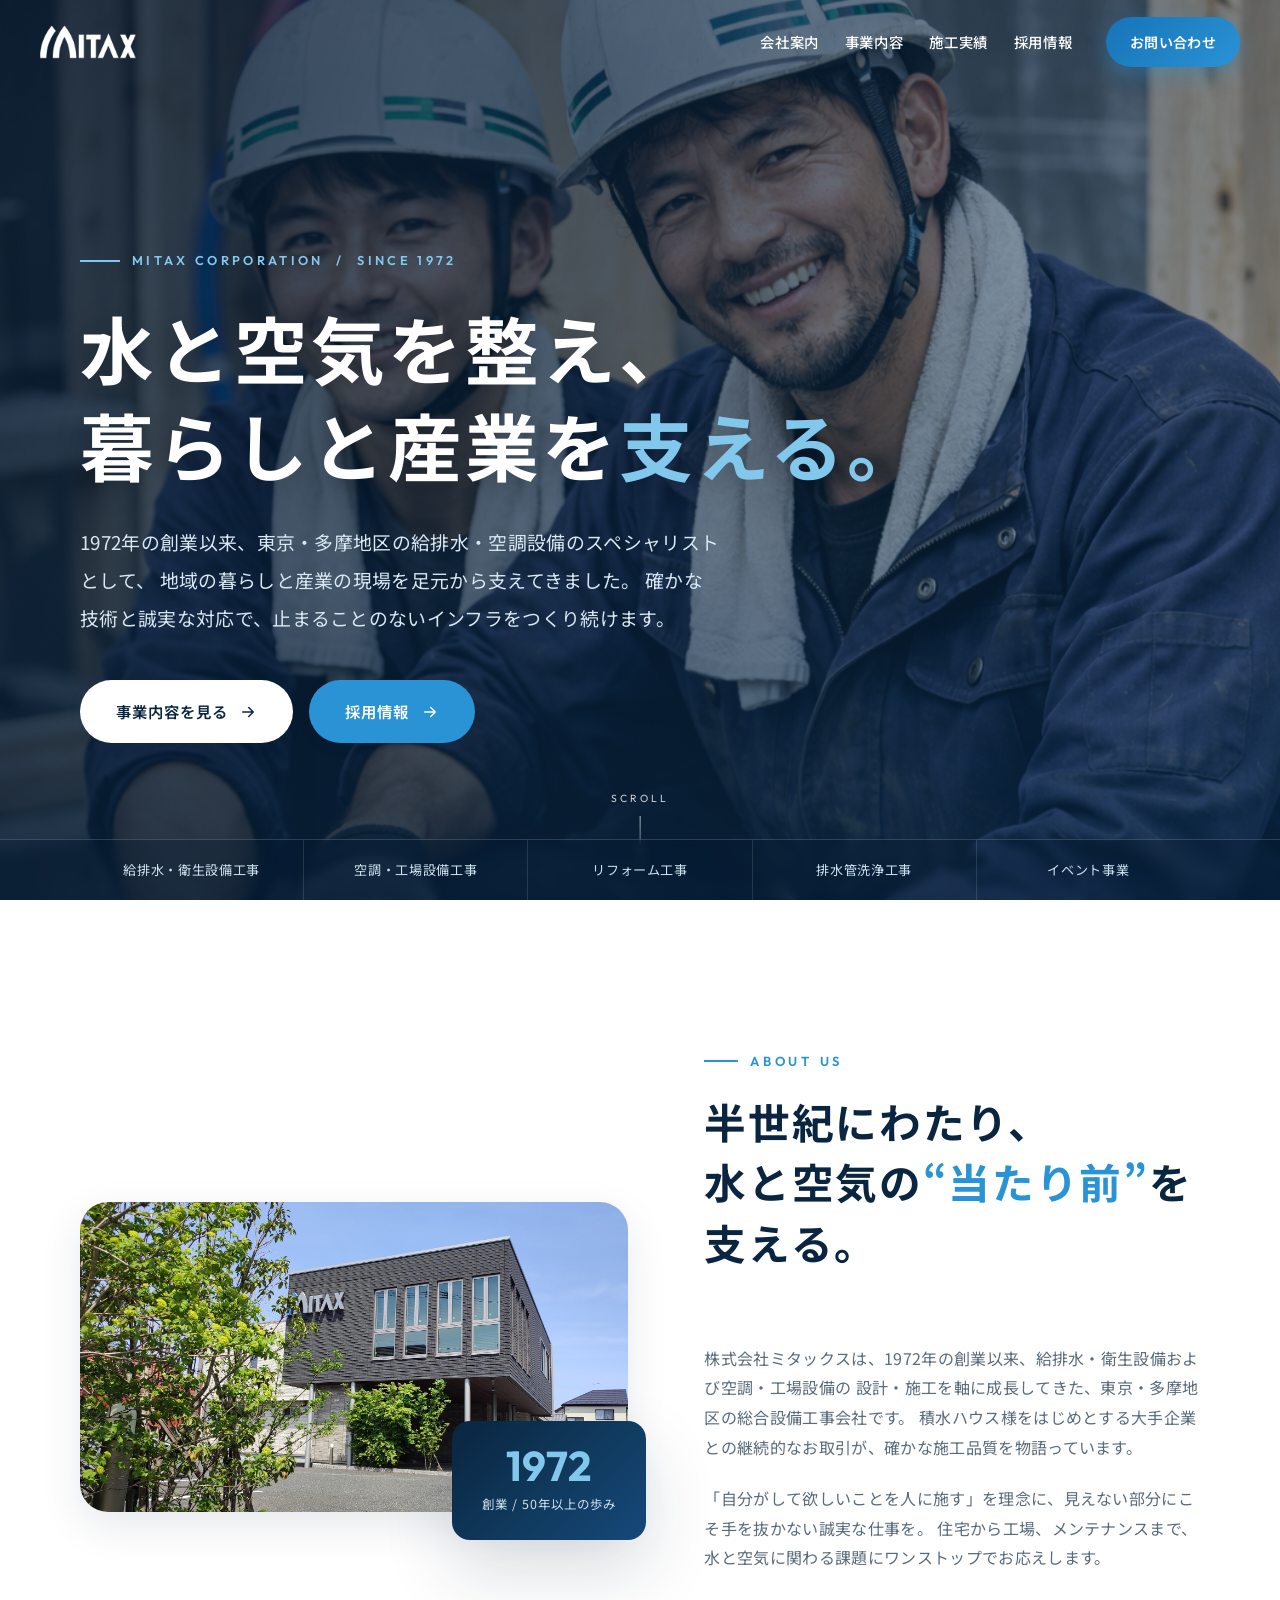
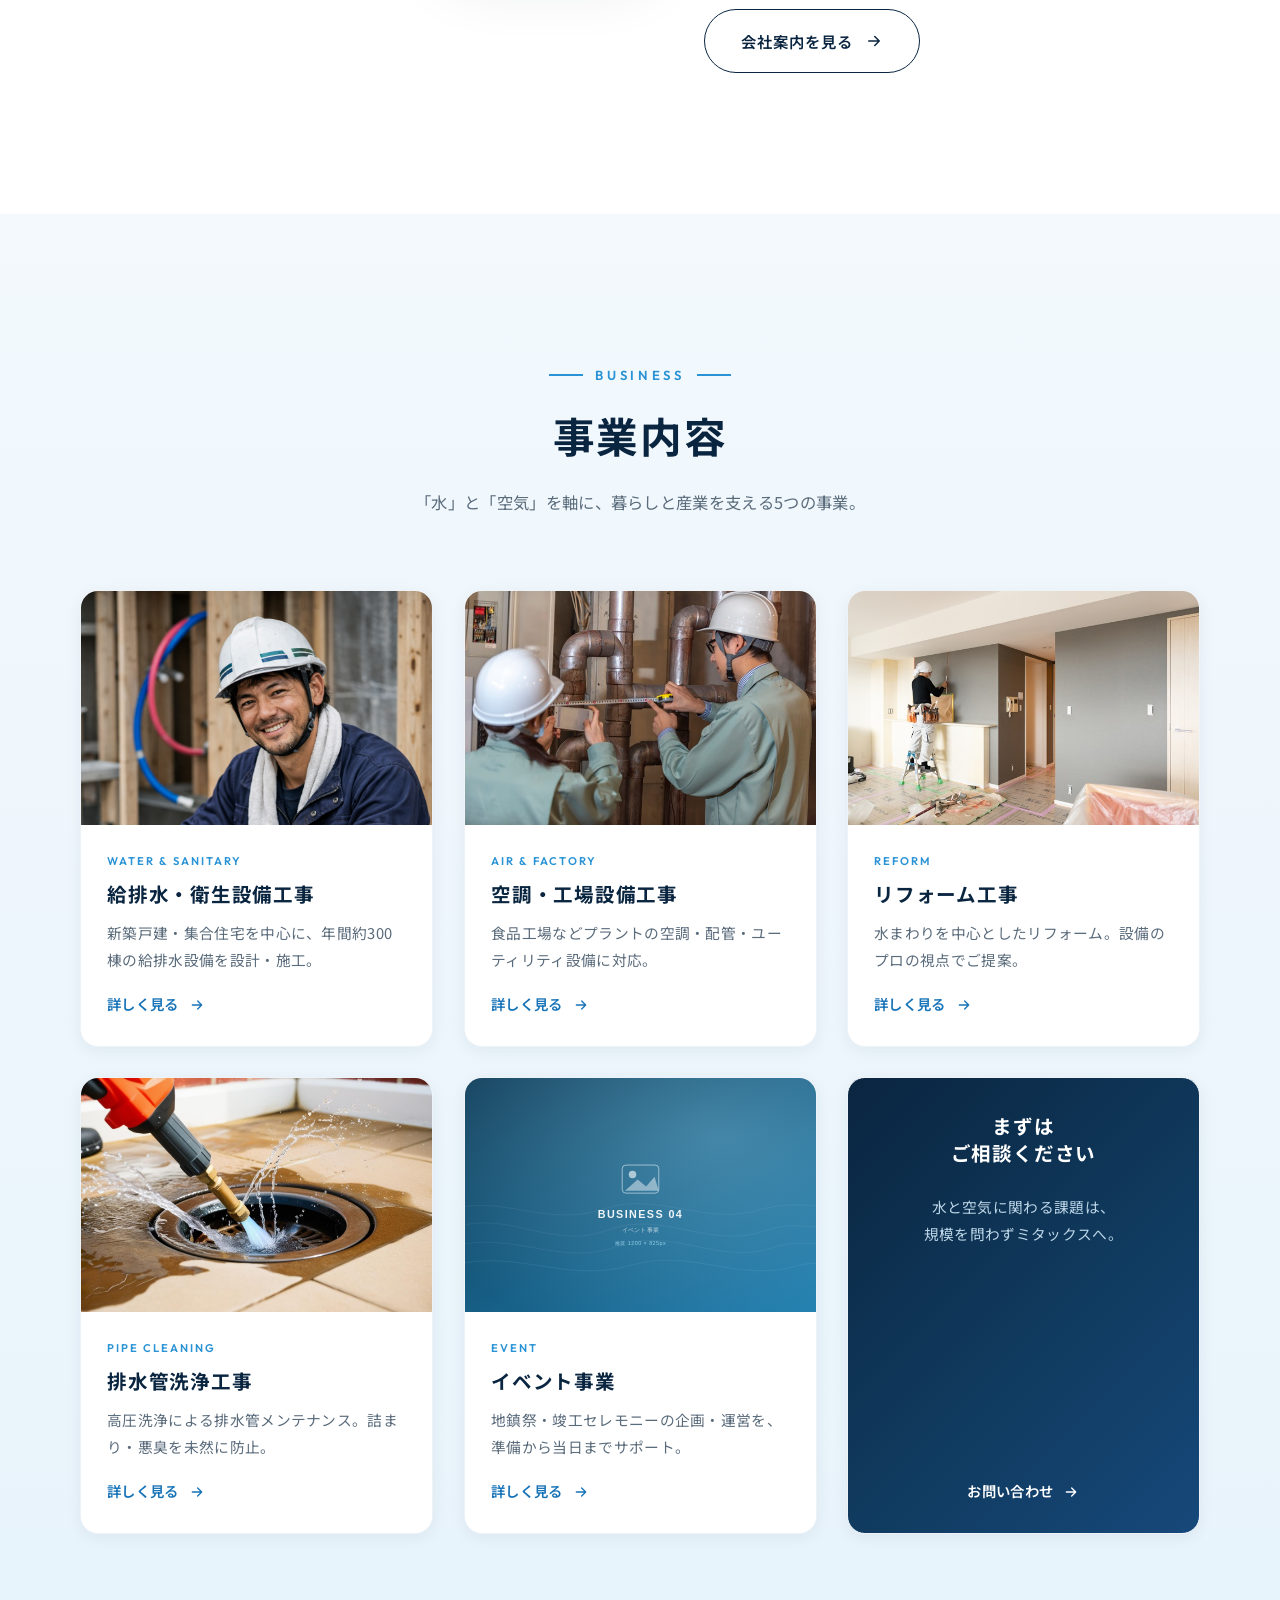
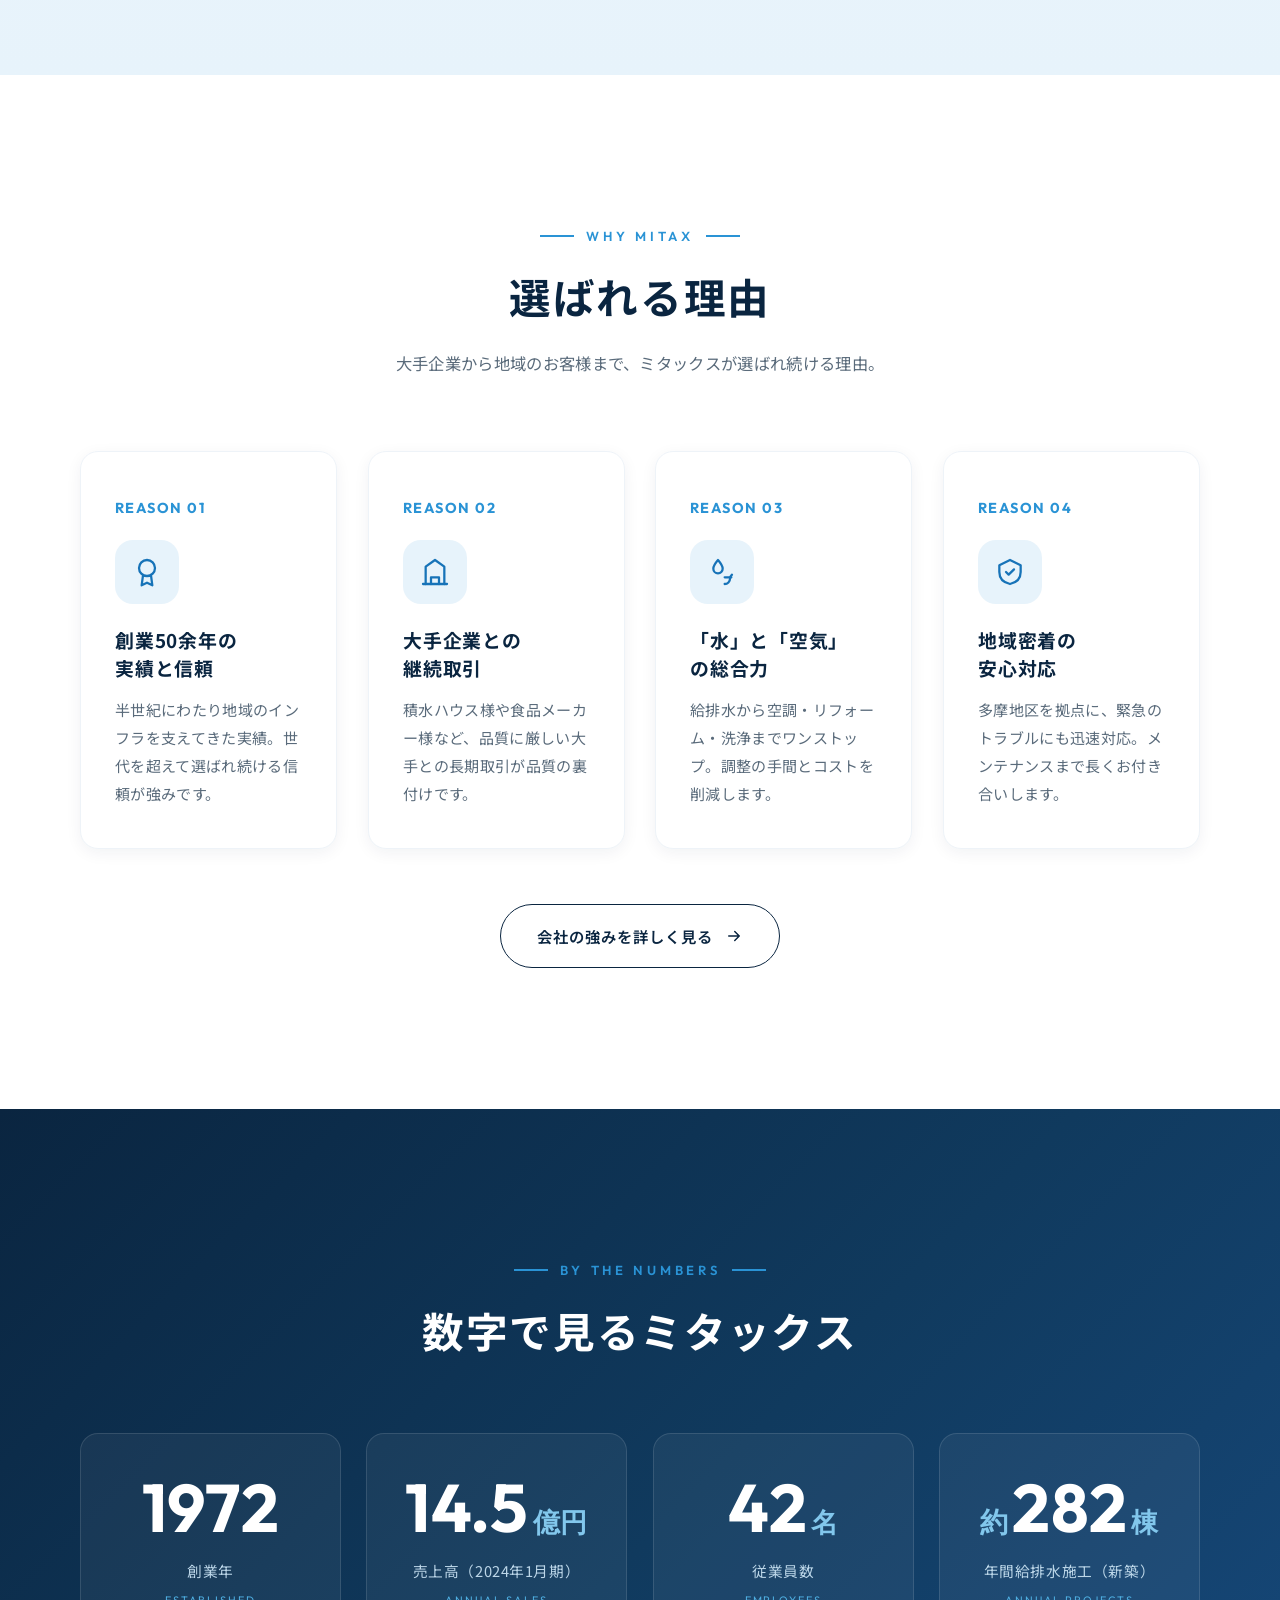
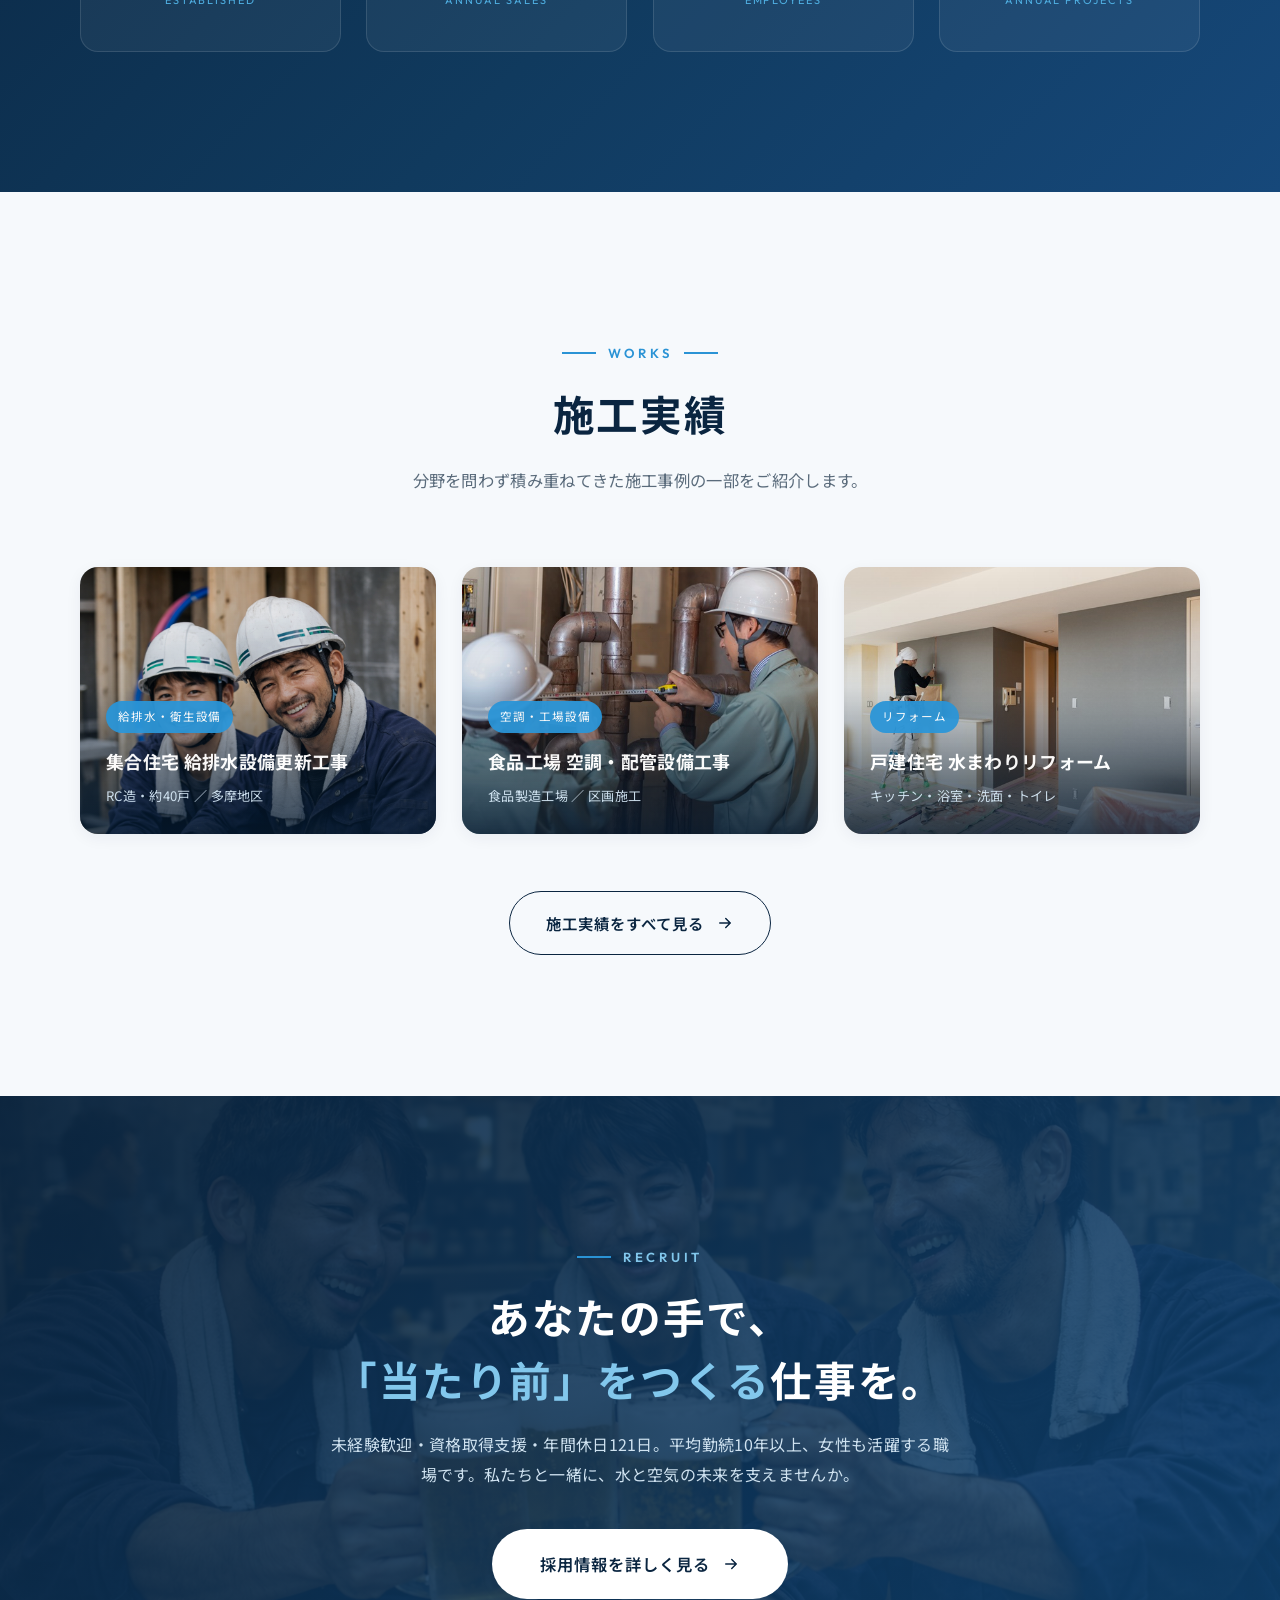
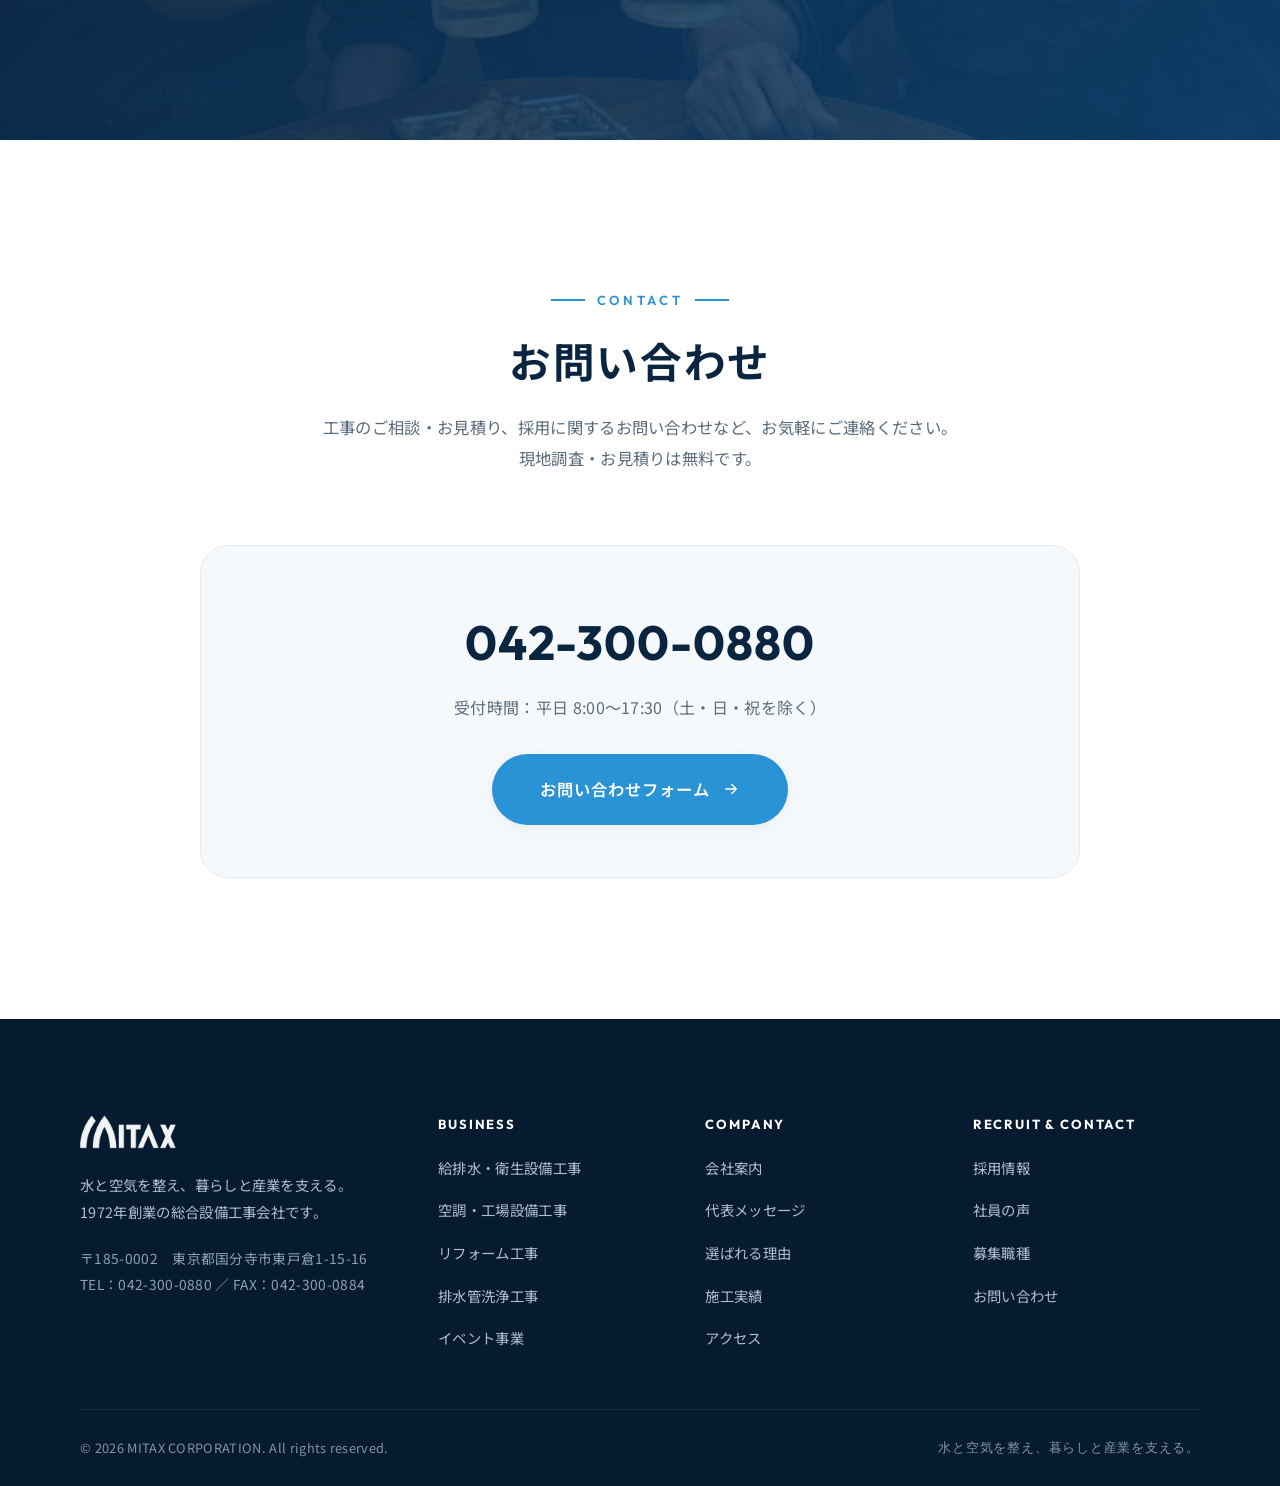
<file: index.html>
<!DOCTYPE html>
<html lang="ja">
<head>
<meta charset="UTF-8">
<meta name="viewport" content="width=device-width, initial-scale=1.0">
<title>株式会社ミタックス｜水と空気を整え、暮らしと産業を支える。</title>
<meta name="description" content="株式会社ミタックスは、1972年創業・東京都国分寺市の総合設備工事会社です。給排水・衛生設備工事、空調・工場設備工事、リフォーム工事、排水管洗浄工事、イベント事業を通じて、多摩地区の暮らしと産業を支えます。">
<meta name="theme-color" content="#0a2540">
<meta property="og:type" content="website">
<meta property="og:title" content="株式会社ミタックス｜水と空気を整え、暮らしと産業を支える。">
<meta property="og:description" content="1972年創業・東京都国分寺市の総合設備工事会社。給排水・空調・リフォーム・排水管洗浄・イベント事業で、暮らしと産業を支えます。">
<meta property="og:image" content="assets/images/worker-team.png">
<link rel="icon" href="assets/images/favicon.svg" type="image/svg+xml">
<link rel="preconnect" href="https://fonts.googleapis.com">
<link rel="preconnect" href="https://fonts.gstatic.com" crossorigin>
<link href="https://fonts.googleapis.com/css2?family=Noto+Sans+JP:wght@400;500;700&family=Noto+Serif+JP:wght@600;700&family=Outfit:wght@500;600;700&display=swap" rel="stylesheet">
<link rel="stylesheet" href="css/style.css">
</head>
<body>

<header class="header">
  <div class="header__inner">
    <a href="index.html" class="logo" aria-label="株式会社ミタックス トップへ">
      <img class="logo__img" src="assets/images/logo.png" alt="株式会社ミタックス" width="256" height="91">
    </a>
    <nav class="nav" aria-label="メインナビゲーション">
      <a href="company.html" class="nav__link">会社案内</a>
      <a href="business.html" class="nav__link">事業内容</a>
      <a href="works.html" class="nav__link">施工実績</a>
      <a href="recruit.html" class="nav__link">採用情報</a>
      <a href="contact.html" class="nav__cta">お問い合わせ</a>
    </nav>
    <button class="nav-toggle" type="button" aria-label="メニューを開く" aria-expanded="false"><span></span><span></span><span></span></button>
  </div>
</header>

<main>

<!-- ヒーロー -->
<section class="hero" id="top">
  <div class="hero__bg"><img src="assets/images/worker-team.png" alt=""></div>
  <div class="hero__inner">
    <div class="container">
      <div class="hero__copy">
        <span class="hero__tag">MITAX CORPORATION &nbsp;/&nbsp; since 1972</span>
        <h1 class="hero__title">
          <span class="br">水と空気を整え、</span>
          <span class="br">暮らしと産業を<span class="hl">支える。</span></span>
        </h1>
        <p class="hero__lead">
          1972年の創業以来、東京・多摩地区の給排水・空調設備のスペシャリストとして、
          地域の暮らしと産業の現場を足元から支えてきました。
          確かな技術と誠実な対応で、止まることのないインフラをつくり続けます。
        </p>
        <div class="hero__actions btn-row">
          <a href="business.html" class="btn btn--white">事業内容を見る
            <svg class="arrow" width="18" height="18" viewBox="0 0 24 24" fill="none" stroke="currentColor" stroke-width="2" stroke-linecap="round" stroke-linejoin="round"><path d="M5 12h14M13 6l6 6-6 6"/></svg>
          </a>
          <a href="recruit.html" class="btn btn--blue">採用情報
            <svg class="arrow" width="18" height="18" viewBox="0 0 24 24" fill="none" stroke="currentColor" stroke-width="2" stroke-linecap="round" stroke-linejoin="round"><path d="M5 12h14M13 6l6 6-6 6"/></svg>
          </a>
        </div>
      </div>
    </div>
  </div>
  <div class="hero__scroll" aria-hidden="true"><span>SCROLL</span><span class="line"></span></div>
  <div class="hero__index" aria-hidden="true">
    <ul>
      <li><a href="business.html#suido" style="color:inherit;">給排水・衛生設備工事</a></li>
      <li><a href="business.html#kucho" style="color:inherit;">空調・工場設備工事</a></li>
      <li><a href="business.html#reform" style="color:inherit;">リフォーム工事</a></li>
      <li><a href="business.html#senjo" style="color:inherit;">排水管洗浄工事</a></li>
      <li><a href="business.html#event" style="color:inherit;">イベント事業</a></li>
    </ul>
  </div>
</section>

<!-- 会社案内 ティーザー -->
<section class="section">
  <div class="container">
    <div class="about-grid">
      <div class="about-figure reveal-left">
        <img src="assets/images/office.jpg" alt="ミタックスの施工チーム">
        <div class="about-figure__badge"><div class="num">1972</div><div class="label">創業 / 50年以上の歩み</div></div>
      </div>
      <div class="about-body reveal-right">
        <div class="sec-head">
          <span class="sec-head__en">About Us</span>
          <h2 class="sec-head__title">半世紀にわたり、<br>水と空気の<span class="accent">“当たり前”</span>を支える。</h2>
        </div>
        <p>
          株式会社ミタックスは、1972年の創業以来、給排水・衛生設備および空調・工場設備の
          設計・施工を軸に成長してきた、東京・多摩地区の総合設備工事会社です。
          積水ハウス様をはじめとする大手企業との継続的なお取引が、確かな施工品質を物語っています。
        </p>
        <p>
          「自分がして欲しいことを人に施す」を理念に、見えない部分にこそ手を抜かない誠実な仕事を。
          住宅から工場、メンテナンスまで、水と空気に関わる課題にワンストップでお応えします。
        </p>
        <div class="btn-row mt-m">
          <a href="company.html" class="btn btn--ghost">会社案内を見る
            <svg class="arrow" width="18" height="18" viewBox="0 0 24 24" fill="none" stroke="currentColor" stroke-width="2" stroke-linecap="round" stroke-linejoin="round"><path d="M5 12h14M13 6l6 6-6 6"/></svg>
          </a>
        </div>
      </div>
    </div>
  </div>
</section>

<!-- 事業内容 ティーザー -->
<section class="section section--sky">
  <div class="container">
    <div class="sec-head sec-head--center reveal">
      <span class="sec-head__en">Business</span>
      <h2 class="sec-head__title">事業内容</h2>
      <p class="sec-head__lead">「水」と「空気」を軸に、暮らしと産業を支える5つの事業。</p>
    </div>
    <div class="grid grid--3">
      <a href="business.html#suido" class="nav-card reveal d1">
        <div class="nav-card__media"><img src="assets/images/worker-suido.png" alt="給排水・衛生設備工事"></div>
        <div class="nav-card__body"><span class="nav-card__en">Water &amp; Sanitary</span><h3 class="nav-card__title">給排水・衛生設備工事</h3><p class="nav-card__text">新築戸建・集合住宅を中心に、年間約300棟の給排水設備を設計・施工。</p><span class="nav-card__more">詳しく見る<svg width="16" height="16" viewBox="0 0 24 24" fill="none" stroke="currentColor" stroke-width="2" stroke-linecap="round" stroke-linejoin="round"><path d="M5 12h14M13 6l6 6-6 6"/></svg></span></div>
      </a>
      <a href="business.html#kucho" class="nav-card reveal d2">
        <div class="nav-card__media"><img src="assets/images/piping.jpg" alt="空調・工場設備工事"></div>
        <div class="nav-card__body"><span class="nav-card__en">Air &amp; Factory</span><h3 class="nav-card__title">空調・工場設備工事</h3><p class="nav-card__text">食品工場などプラントの空調・配管・ユーティリティ設備に対応。</p><span class="nav-card__more">詳しく見る<svg width="16" height="16" viewBox="0 0 24 24" fill="none" stroke="currentColor" stroke-width="2" stroke-linecap="round" stroke-linejoin="round"><path d="M5 12h14M13 6l6 6-6 6"/></svg></span></div>
      </a>
      <a href="business.html#reform" class="nav-card reveal d3">
        <div class="nav-card__media"><img src="assets/images/reform.jpg" alt="リフォーム工事"></div>
        <div class="nav-card__body"><span class="nav-card__en">Reform</span><h3 class="nav-card__title">リフォーム工事</h3><p class="nav-card__text">水まわりを中心としたリフォーム。設備のプロの視点でご提案。</p><span class="nav-card__more">詳しく見る<svg width="16" height="16" viewBox="0 0 24 24" fill="none" stroke="currentColor" stroke-width="2" stroke-linecap="round" stroke-linejoin="round"><path d="M5 12h14M13 6l6 6-6 6"/></svg></span></div>
      </a>
      <a href="business.html#senjo" class="nav-card reveal d1">
        <div class="nav-card__media"><img src="assets/images/drain-cleaning.jpg" alt="排水管洗浄工事"></div>
        <div class="nav-card__body"><span class="nav-card__en">Pipe Cleaning</span><h3 class="nav-card__title">排水管洗浄工事</h3><p class="nav-card__text">高圧洗浄による排水管メンテナンス。詰まり・悪臭を未然に防止。</p><span class="nav-card__more">詳しく見る<svg width="16" height="16" viewBox="0 0 24 24" fill="none" stroke="currentColor" stroke-width="2" stroke-linecap="round" stroke-linejoin="round"><path d="M5 12h14M13 6l6 6-6 6"/></svg></span></div>
      </a>
      <a href="business.html#event" class="nav-card reveal d2">
        <div class="nav-card__media"><img src="assets/images/biz-4.svg" alt="イベント事業"></div>
        <div class="nav-card__body"><span class="nav-card__en">Event</span><h3 class="nav-card__title">イベント事業</h3><p class="nav-card__text">地鎮祭・竣工セレモニーの企画・運営を、準備から当日までサポート。</p><span class="nav-card__more">詳しく見る<svg width="16" height="16" viewBox="0 0 24 24" fill="none" stroke="currentColor" stroke-width="2" stroke-linecap="round" stroke-linejoin="round"><path d="M5 12h14M13 6l6 6-6 6"/></svg></span></div>
      </a>
      <a href="contact.html" class="nav-card reveal d3" style="background:var(--grad-navy);">
        <div class="nav-card__body" style="justify-content:center; text-align:center; gap:14px;">
          <h3 class="nav-card__title" style="color:#fff;">まずは<br>ご相談ください</h3>
          <p class="nav-card__text" style="color:#bcd6e8;">水と空気に関わる課題は、<br>規模を問わずミタックスへ。</p>
          <span class="nav-card__more" style="color:#fff; justify-content:center;">お問い合わせ<svg width="16" height="16" viewBox="0 0 24 24" fill="none" stroke="currentColor" stroke-width="2" stroke-linecap="round" stroke-linejoin="round"><path d="M5 12h14M13 6l6 6-6 6"/></svg></span>
        </div>
      </a>
    </div>
  </div>
</section>

<!-- 選ばれる理由 -->
<section class="section">
  <div class="container">
    <div class="sec-head sec-head--center reveal">
      <span class="sec-head__en">Why Mitax</span>
      <h2 class="sec-head__title">選ばれる理由</h2>
      <p class="sec-head__lead">大手企業から地域のお客様まで、ミタックスが選ばれ続ける理由。</p>
    </div>
    <div class="grid grid--4">
      <div class="reason-card reveal d1"><span class="reason-card__no">REASON 01</span><span class="reason-card__icon"><svg viewBox="0 0 24 24" fill="none" stroke="currentColor" stroke-width="1.7" stroke-linecap="round" stroke-linejoin="round"><circle cx="12" cy="9" r="6"/><path d="M9 14.5L8 22l4-2 4 2-1-7.5"/></svg></span><h3 class="reason-card__title">創業50余年の<br>実績と信頼</h3><p class="reason-card__text">半世紀にわたり地域のインフラを支えてきた実績。世代を超えて選ばれ続ける信頼が強みです。</p></div>
      <div class="reason-card reveal d2"><span class="reason-card__no">REASON 02</span><span class="reason-card__icon"><svg viewBox="0 0 24 24" fill="none" stroke="currentColor" stroke-width="1.7" stroke-linecap="round" stroke-linejoin="round"><path d="M3 21h18"/><path d="M5 21V8l7-5 7 5v13"/><path d="M9 21v-5h6v5"/></svg></span><h3 class="reason-card__title">大手企業との<br>継続取引</h3><p class="reason-card__text">積水ハウス様や食品メーカー様など、品質に厳しい大手との長期取引が品質の裏付けです。</p></div>
      <div class="reason-card reveal d3"><span class="reason-card__no">REASON 03</span><span class="reason-card__icon"><svg viewBox="0 0 24 24" fill="none" stroke="currentColor" stroke-width="1.7" stroke-linecap="round" stroke-linejoin="round"><path d="M9 3s3.5 4 3.5 6.5a3.5 3.5 0 0 1-7 0C5.5 7 9 3 9 3Z"/><path d="M14 21a4 4 0 0 0 4-4c0-1.6 1.5-3 1.5-3"/><path d="M14 16h5"/></svg></span><h3 class="reason-card__title">「水」と「空気」<br>の総合力</h3><p class="reason-card__text">給排水から空調・リフォーム・洗浄までワンストップ。調整の手間とコストを削減します。</p></div>
      <div class="reason-card reveal d4"><span class="reason-card__no">REASON 04</span><span class="reason-card__icon"><svg viewBox="0 0 24 24" fill="none" stroke="currentColor" stroke-width="1.7" stroke-linecap="round" stroke-linejoin="round"><path d="M12 3l8 4v5c0 5-3.5 8-8 9-4.5-1-8-4-8-9V7z"/><path d="M9 12l2 2 4-4"/></svg></span><h3 class="reason-card__title">地域密着の<br>安心対応</h3><p class="reason-card__text">多摩地区を拠点に、緊急のトラブルにも迅速対応。メンテナンスまで長くお付き合いします。</p></div>
    </div>
    <div class="btn-row btn-row--center mt-l reveal"><a href="company.html#reasons" class="btn btn--ghost">会社の強みを詳しく見る<svg class="arrow" width="18" height="18" viewBox="0 0 24 24" fill="none" stroke="currentColor" stroke-width="2" stroke-linecap="round" stroke-linejoin="round"><path d="M5 12h14M13 6l6 6-6 6"/></svg></a></div>
  </div>
</section>

<!-- 数字 -->
<section class="section section--navy">
  <div class="container">
    <div class="sec-head sec-head--center reveal">
      <span class="sec-head__en">By the Numbers</span>
      <h2 class="sec-head__title">数字で見るミタックス</h2>
    </div>
    <div class="stats-grid">
      <div class="stat reveal d1"><div class="stat__num">1972</div><div class="stat__label">創業年</div><div class="stat__en">Established</div></div>
      <div class="stat reveal d2"><div class="stat__num"><span data-count="15.4" data-decimals="1">0</span><span class="unit">億円</span></div><div class="stat__label">売上高（2024年1月期）</div><div class="stat__en">Annual Sales</div></div>
      <div class="stat reveal d3"><div class="stat__num"><span data-count="45">0</span><span class="unit">名</span></div><div class="stat__label">従業員数</div><div class="stat__en">Employees</div></div>
      <div class="stat reveal d4"><div class="stat__num"><span class="unit" style="font-size:.42em">約</span><span data-count="300">0</span><span class="unit">棟</span></div><div class="stat__label">年間給排水施工（新築）</div><div class="stat__en">Annual Projects</div></div>
    </div>
  </div>
</section>

<!-- 施工実績 ティーザー -->
<section class="section section--paper">
  <div class="container">
    <div class="sec-head sec-head--center reveal">
      <span class="sec-head__en">Works</span>
      <h2 class="sec-head__title">施工実績</h2>
      <p class="sec-head__lead">分野を問わず積み重ねてきた施工事例の一部をご紹介します。</p>
    </div>
    <div class="works-grid">
      <a href="works.html" class="work reveal d1"><img src="assets/images/worker-team.png" alt="集合住宅 給排水設備更新工事"><div class="work__overlay"><span class="work__cat">給排水・衛生設備</span><span class="work__title">集合住宅 給排水設備更新工事</span><span class="work__meta">RC造・約40戸 ／ 多摩地区</span></div></a>
      <a href="works.html" class="work reveal d2"><img src="assets/images/piping.jpg" alt="食品工場 空調・配管設備工事"><div class="work__overlay"><span class="work__cat">空調・工場設備</span><span class="work__title">食品工場 空調・配管設備工事</span><span class="work__meta">食品製造工場 ／ 区画施工</span></div></a>
      <a href="works.html" class="work reveal d3"><img src="assets/images/reform.jpg" alt="戸建住宅 水まわりリフォーム"><div class="work__overlay"><span class="work__cat">リフォーム</span><span class="work__title">戸建住宅 水まわりリフォーム</span><span class="work__meta">キッチン・浴室・洗面・トイレ</span></div></a>
    </div>
    <div class="btn-row btn-row--center mt-l reveal"><a href="works.html" class="btn btn--ghost">施工実績をすべて見る<svg class="arrow" width="18" height="18" viewBox="0 0 24 24" fill="none" stroke="currentColor" stroke-width="2" stroke-linecap="round" stroke-linejoin="round"><path d="M5 12h14M13 6l6 6-6 6"/></svg></a></div>
  </div>
</section>

<!-- 採用 CTA -->
<section class="section cta-band">
  <div class="cta-band__bg"><img src="assets/images/staff-offwork.png" alt=""></div>
  <div class="container">
    <div class="reveal">
      <span class="sec-head__en" style="justify-content:center; color:var(--blue-300);">Recruit</span>
      <h2 class="cta-band__title mt-s">あなたの手で、<br><span class="accent">「当たり前」をつくる</span>仕事を。</h2>
      <p class="cta-band__lead">未経験歓迎・資格取得支援・年間休日121日。平均勤続10年以上、女性も活躍する職場です。私たちと一緒に、水と空気の未来を支えませんか。</p>
      <div class="btn-row btn-row--center"><a href="recruit.html" class="btn btn--white btn--lg">採用情報を詳しく見る<svg class="arrow" width="18" height="18" viewBox="0 0 24 24" fill="none" stroke="currentColor" stroke-width="2" stroke-linecap="round" stroke-linejoin="round"><path d="M5 12h14M13 6l6 6-6 6"/></svg></a></div>
    </div>
  </div>
</section>

<!-- お問い合わせ CTA -->
<section class="section">
  <div class="container container--narrow text-center">
    <div class="sec-head sec-head--center reveal">
      <span class="sec-head__en">Contact</span>
      <h2 class="sec-head__title">お問い合わせ</h2>
      <p class="sec-head__lead">工事のご相談・お見積り、採用に関するお問い合わせなど、お気軽にご連絡ください。<br>現地調査・お見積りは無料です。</p>
    </div>
    <div class="reveal" style="background:var(--paper); border:1px solid var(--line); border-radius:var(--radius-lg); padding:clamp(32px,5vw,52px);">
      <div style="font-family:var(--font-en); font-size:clamp(2rem,5vw,3rem); font-weight:700; color:var(--navy-800); letter-spacing:.02em;">042-300-0880</div>
      <p style="color:var(--ink-soft); margin-top:6px;">受付時間：平日 8:00〜17:30（土・日・祝を除く）</p>
      <div class="btn-row btn-row--center mt-m"><a href="contact.html" class="btn btn--blue btn--lg">お問い合わせフォーム<svg class="arrow" width="18" height="18" viewBox="0 0 24 24" fill="none" stroke="currentColor" stroke-width="2" stroke-linecap="round" stroke-linejoin="round"><path d="M5 12h14M13 6l6 6-6 6"/></svg></a></div>
    </div>
  </div>
</section>

</main>

<footer class="footer">
  <div class="container">
    <div class="footer__top">
      <div class="footer__brand">
        <a href="index.html" class="logo"><img class="logo__img" src="assets/images/logo.png" alt="株式会社ミタックス" width="256" height="91"></a>
        <p>水と空気を整え、暮らしと産業を支える。<br>1972年創業の総合設備工事会社です。</p>
        <p class="addr">〒185-0002　東京都国分寺市東戸倉1-15-16<br>TEL：042-300-0880 ／ FAX：042-300-0884</p>
      </div>
      <div class="footer__col"><h4>Business</h4><ul>
        <li><a href="business.html#suido">給排水・衛生設備工事</a></li>
        <li><a href="business.html#kucho">空調・工場設備工事</a></li>
        <li><a href="business.html#reform">リフォーム工事</a></li>
        <li><a href="business.html#senjo">排水管洗浄工事</a></li>
        <li><a href="business.html#event">イベント事業</a></li>
      </ul></div>
      <div class="footer__col"><h4>Company</h4><ul>
        <li><a href="company.html">会社案内</a></li>
        <li><a href="company.html#message">代表メッセージ</a></li>
        <li><a href="company.html#reasons">選ばれる理由</a></li>
        <li><a href="works.html">施工実績</a></li>
        <li><a href="company.html#access">アクセス</a></li>
      </ul></div>
      <div class="footer__col"><h4>Recruit &amp; Contact</h4><ul>
        <li><a href="recruit.html">採用情報</a></li>
        <li><a href="recruit.html#interview">社員の声</a></li>
        <li><a href="recruit.html#jobs">募集職種</a></li>
        <li><a href="contact.html">お問い合わせ</a></li>
      </ul></div>
    </div>
    <div class="footer__bottom">
      <span>© <span data-year>2026</span> MITAX CORPORATION. All rights reserved.</span>
      <span class="made">水と空気を整え、暮らしと産業を支える。</span>
    </div>
  </div>
</footer>

<a href="#" class="pagetop" aria-label="ページの先頭へ戻る"><svg width="20" height="20" viewBox="0 0 24 24" fill="none" stroke="currentColor" stroke-width="2" stroke-linecap="round" stroke-linejoin="round"><path d="M12 19V5M5 12l7-7 7 7"/></svg></a>
<script src="js/main.js"></script>
</body>
</html>
</file>
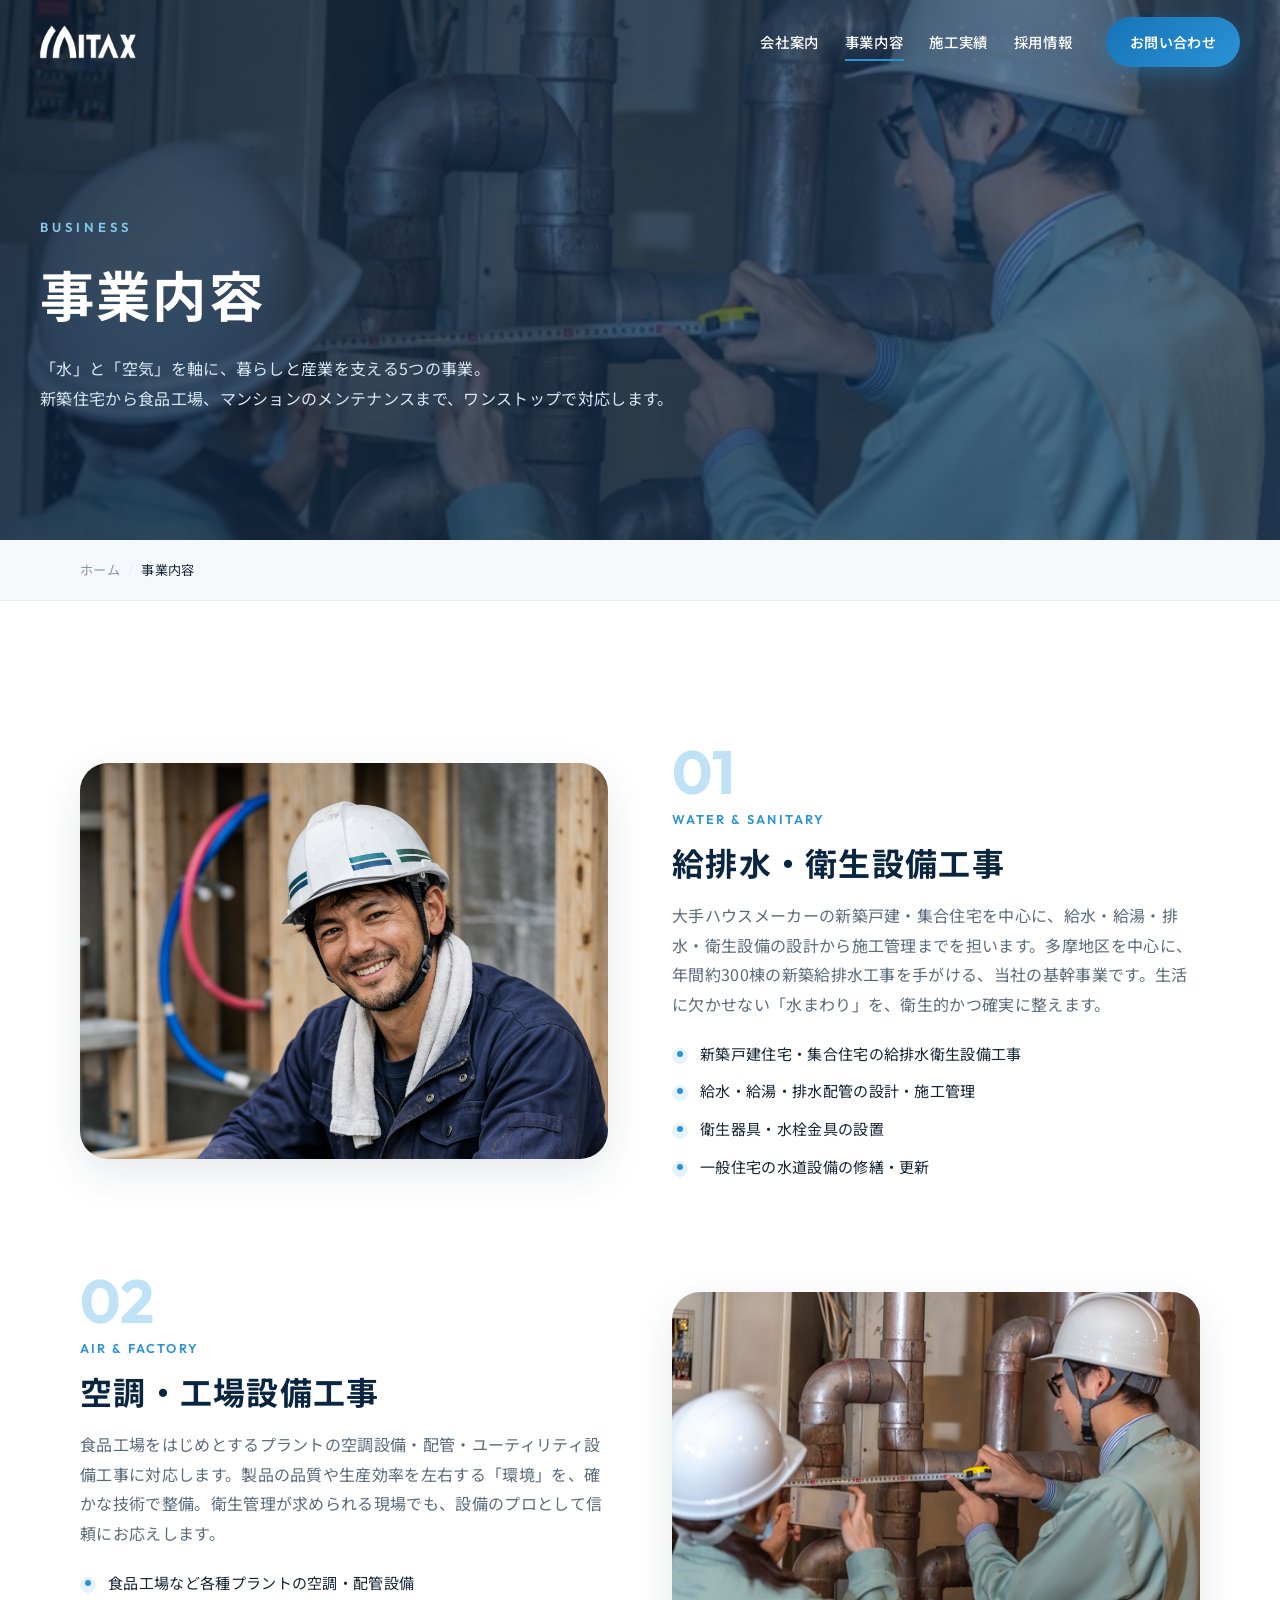
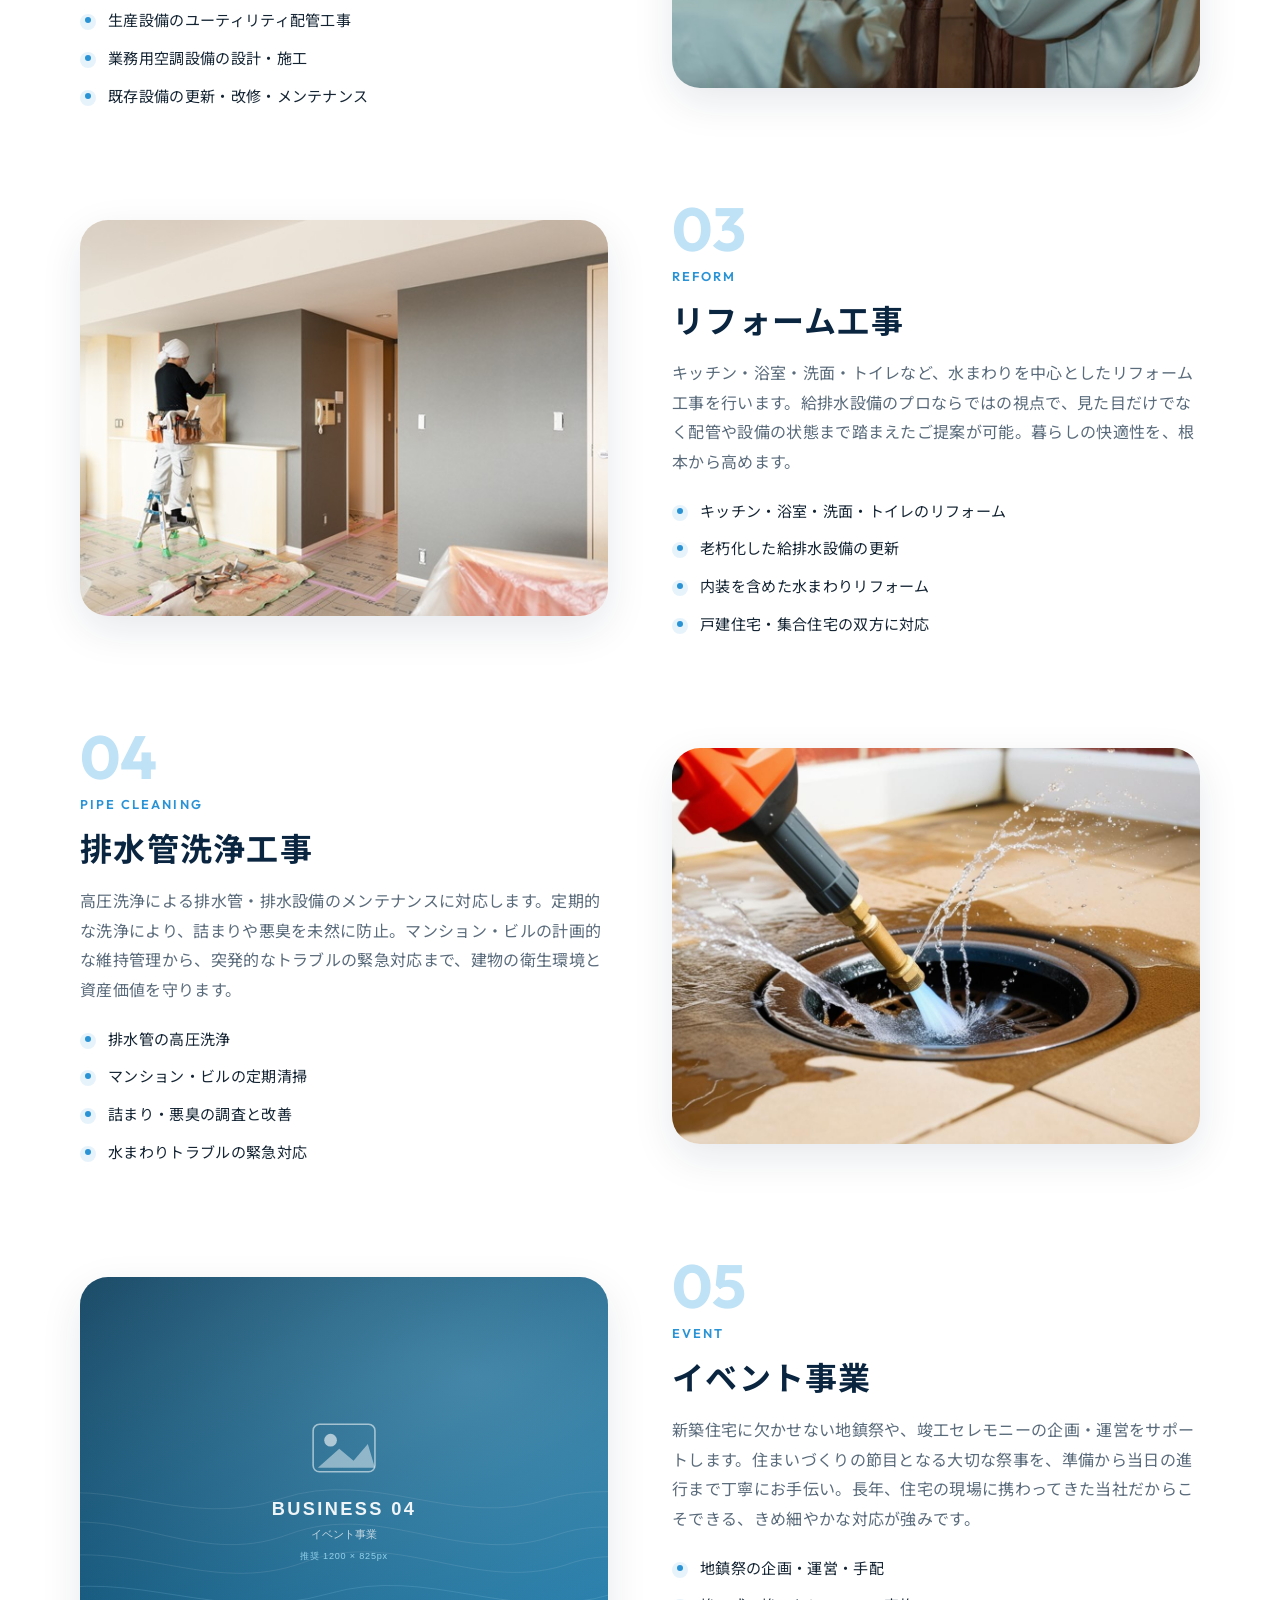
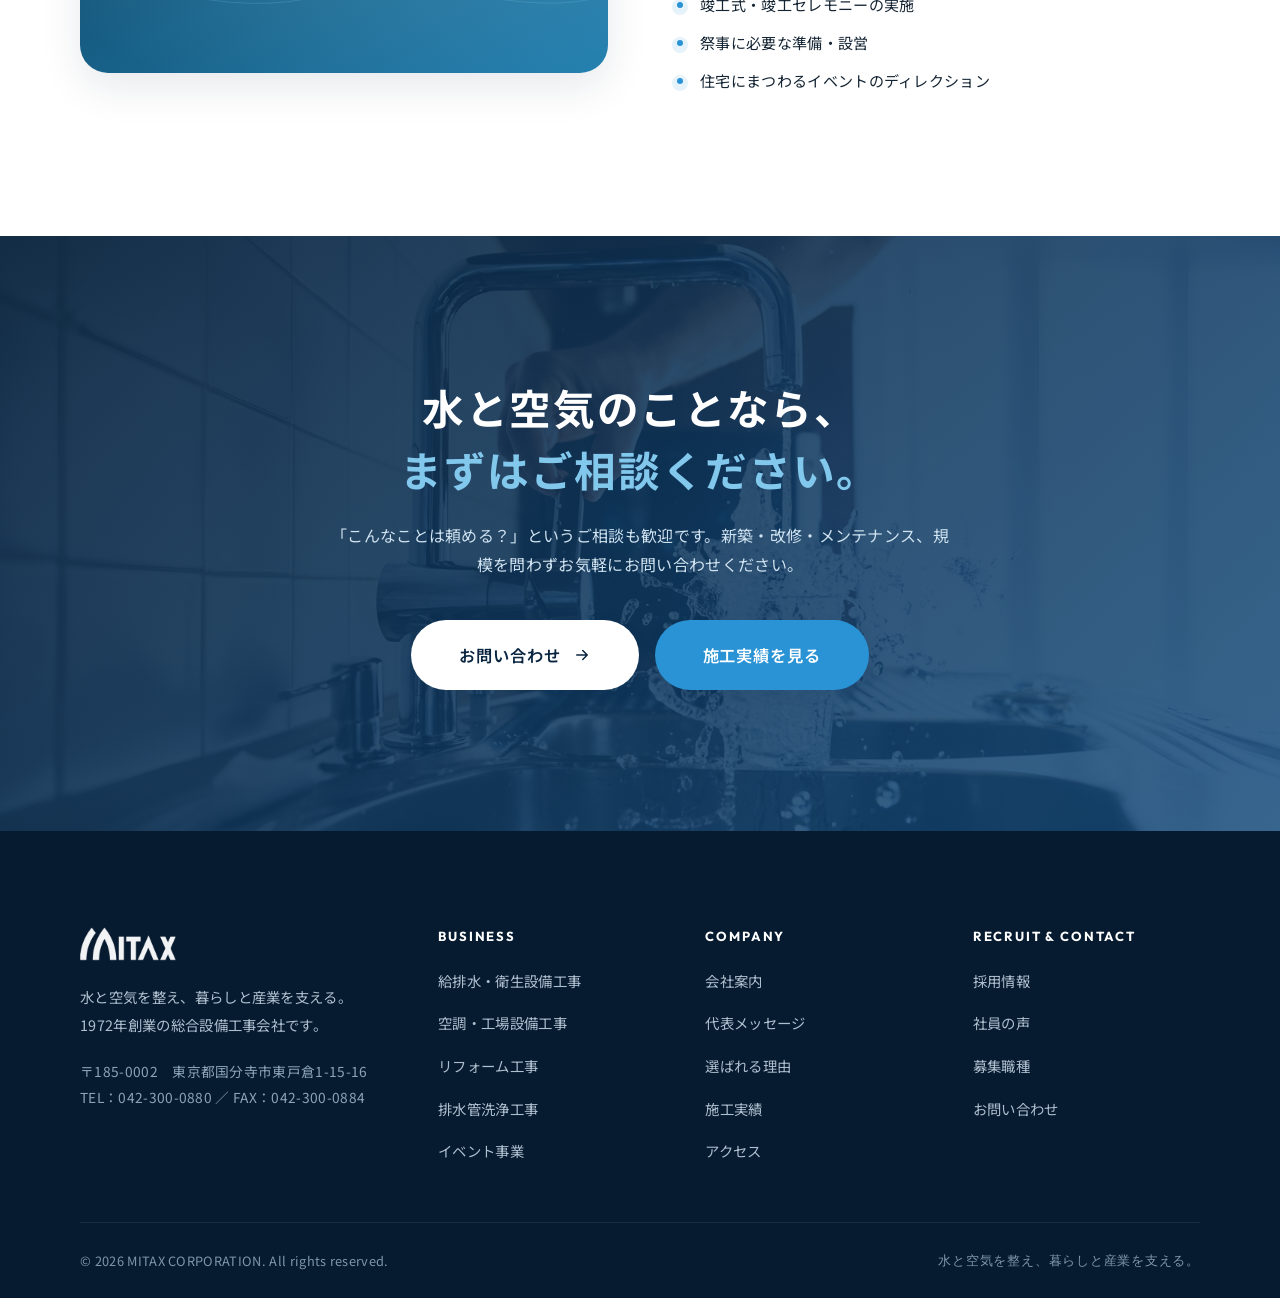
<file: business.html>
<!DOCTYPE html>
<html lang="ja">
<head>
<meta charset="UTF-8">
<meta name="viewport" content="width=device-width, initial-scale=1.0">
<title>事業内容｜株式会社ミタックス</title>
<meta name="description" content="株式会社ミタックスの事業内容。給排水・衛生設備工事、空調・工場設備工事、リフォーム工事、排水管洗浄工事、イベント事業。新築住宅から食品工場、マンションのメンテナンスまで、水と空気に関わる課題にワンストップで対応します。">
<meta name="theme-color" content="#0a2540">
<link rel="icon" href="assets/images/favicon.svg" type="image/svg+xml">
<link rel="preconnect" href="https://fonts.googleapis.com">
<link rel="preconnect" href="https://fonts.gstatic.com" crossorigin>
<link href="https://fonts.googleapis.com/css2?family=Noto+Sans+JP:wght@400;500;700&family=Noto+Serif+JP:wght@600;700&family=Outfit:wght@500;600;700&display=swap" rel="stylesheet">
<link rel="stylesheet" href="css/style.css">
</head>
<body>

<header class="header">
  <div class="header__inner">
    <a href="index.html" class="logo" aria-label="株式会社ミタックス トップへ">
      <img class="logo__img" src="assets/images/logo.png" alt="株式会社ミタックス" width="256" height="91">
    </a>
    <nav class="nav" aria-label="メインナビゲーション">
      <a href="company.html" class="nav__link">会社案内</a>
      <a href="business.html" class="nav__link is-active">事業内容</a>
      <a href="works.html" class="nav__link">施工実績</a>
      <a href="recruit.html" class="nav__link">採用情報</a>
      <a href="contact.html" class="nav__cta">お問い合わせ</a>
    </nav>
    <button class="nav-toggle" type="button" aria-label="メニューを開く" aria-expanded="false"><span></span><span></span><span></span></button>
  </div>
</header>

<main>

<section class="page-hero">
  <div class="page-hero__bg"><img src="assets/images/piping.jpg" alt=""></div>
  <div class="page-hero__inner">
    <div class="container">
      <span class="page-hero__en">Business</span>
      <h1 class="page-hero__title">事業内容</h1>
      <p class="page-hero__lead">「水」と「空気」を軸に、暮らしと産業を支える5つの事業。<br>新築住宅から食品工場、マンションのメンテナンスまで、ワンストップで対応します。</p>
    </div>
  </div>
</section>

<nav class="breadcrumb" aria-label="パンくずリスト">
  <div class="container"><ol><li><a href="index.html">ホーム</a></li><li>事業内容</li></ol></div>
</nav>

<section class="section">
  <div class="container">

    <!-- 01 給排水・衛生設備工事 -->
    <div class="svc reveal" id="suido">
      <div class="svc__media"><img src="assets/images/worker-suido.png" alt="給排水・衛生設備工事"></div>
      <div class="svc__body">
        <div class="svc__no">01</div>
        <span class="svc__en">Water &amp; Sanitary</span>
        <h2 class="svc__title">給排水・衛生設備工事</h2>
        <p class="svc__text">大手ハウスメーカーの新築戸建・集合住宅を中心に、給水・給湯・排水・衛生設備の設計から施工管理までを担います。多摩地区を中心に、年間約300棟の新築給排水工事を手がける、当社の基幹事業です。生活に欠かせない「水まわり」を、衛生的かつ確実に整えます。</p>
        <ul class="svc__list">
          <li>新築戸建住宅・集合住宅の給排水衛生設備工事</li>
          <li>給水・給湯・排水配管の設計・施工管理</li>
          <li>衛生器具・水栓金具の設置</li>
          <li>一般住宅の水道設備の修繕・更新</li>
        </ul>
      </div>
    </div>

    <!-- 02 空調・工場設備工事 -->
    <div class="svc reveal" id="kucho">
      <div class="svc__media"><img src="assets/images/piping.jpg" alt="空調・工場設備工事"></div>
      <div class="svc__body">
        <div class="svc__no">02</div>
        <span class="svc__en">Air &amp; Factory</span>
        <h2 class="svc__title">空調・工場設備工事</h2>
        <p class="svc__text">食品工場をはじめとするプラントの空調設備・配管・ユーティリティ設備工事に対応します。製品の品質や生産効率を左右する「環境」を、確かな技術で整備。衛生管理が求められる現場でも、設備のプロとして信頼にお応えします。</p>
        <ul class="svc__list">
          <li>食品工場など各種プラントの空調・配管設備</li>
          <li>生産設備のユーティリティ配管工事</li>
          <li>業務用空調設備の設計・施工</li>
          <li>既存設備の更新・改修・メンテナンス</li>
        </ul>
      </div>
    </div>

    <!-- 03 リフォーム工事 -->
    <div class="svc reveal" id="reform">
      <div class="svc__media"><img src="assets/images/reform.jpg" alt="リフォーム工事"></div>
      <div class="svc__body">
        <div class="svc__no">03</div>
        <span class="svc__en">Reform</span>
        <h2 class="svc__title">リフォーム工事</h2>
        <p class="svc__text">キッチン・浴室・洗面・トイレなど、水まわりを中心としたリフォーム工事を行います。給排水設備のプロならではの視点で、見た目だけでなく配管や設備の状態まで踏まえたご提案が可能。暮らしの快適性を、根本から高めます。</p>
        <ul class="svc__list">
          <li>キッチン・浴室・洗面・トイレのリフォーム</li>
          <li>老朽化した給排水設備の更新</li>
          <li>内装を含めた水まわりリフォーム</li>
          <li>戸建住宅・集合住宅の双方に対応</li>
        </ul>
      </div>
    </div>

    <!-- 04 排水管洗浄工事 -->
    <div class="svc reveal" id="senjo">
      <div class="svc__media"><img src="assets/images/drain-cleaning.jpg" alt="排水管洗浄工事"></div>
      <div class="svc__body">
        <div class="svc__no">04</div>
        <span class="svc__en">Pipe Cleaning</span>
        <h2 class="svc__title">排水管洗浄工事</h2>
        <p class="svc__text">高圧洗浄による排水管・排水設備のメンテナンスに対応します。定期的な洗浄により、詰まりや悪臭を未然に防止。マンション・ビルの計画的な維持管理から、突発的なトラブルの緊急対応まで、建物の衛生環境と資産価値を守ります。</p>
        <ul class="svc__list">
          <li>排水管の高圧洗浄</li>
          <li>マンション・ビルの定期清掃</li>
          <li>詰まり・悪臭の調査と改善</li>
          <li>水まわりトラブルの緊急対応</li>
        </ul>
      </div>
    </div>

    <!-- 05 イベント事業 -->
    <div class="svc reveal" id="event">
      <div class="svc__media"><img src="assets/images/biz-4.svg" alt="イベント事業"></div>
      <div class="svc__body">
        <div class="svc__no">05</div>
        <span class="svc__en">Event</span>
        <h2 class="svc__title">イベント事業</h2>
        <p class="svc__text">新築住宅に欠かせない地鎮祭や、竣工セレモニーの企画・運営をサポートします。住まいづくりの節目となる大切な祭事を、準備から当日の進行まで丁寧にお手伝い。長年、住宅の現場に携わってきた当社だからこそできる、きめ細やかな対応が強みです。</p>
        <ul class="svc__list">
          <li>地鎮祭の企画・運営・手配</li>
          <li>竣工式・竣工セレモニーの実施</li>
          <li>祭事に必要な準備・設営</li>
          <li>住宅にまつわるイベントのディレクション</li>
        </ul>
      </div>
    </div>

  </div>
</section>

<!-- CTA -->
<section class="section cta-band">
  <div class="cta-band__bg"><img src="assets/images/water.jpg" alt=""></div>
  <div class="container">
    <div class="reveal">
      <h2 class="cta-band__title">水と空気のことなら、<br><span class="accent">まずはご相談ください。</span></h2>
      <p class="cta-band__lead">「こんなことは頼める？」というご相談も歓迎です。新築・改修・メンテナンス、規模を問わずお気軽にお問い合わせください。</p>
      <div class="btn-row btn-row--center">
        <a href="contact.html" class="btn btn--white btn--lg">お問い合わせ
          <svg class="arrow" width="18" height="18" viewBox="0 0 24 24" fill="none" stroke="currentColor" stroke-width="2" stroke-linecap="round" stroke-linejoin="round"><path d="M5 12h14M13 6l6 6-6 6"/></svg>
        </a>
        <a href="works.html" class="btn btn--blue btn--lg">施工実績を見る</a>
      </div>
    </div>
  </div>
</section>

</main>

<footer class="footer">
  <div class="container">
    <div class="footer__top">
      <div class="footer__brand">
        <a href="index.html" class="logo"><img class="logo__img" src="assets/images/logo.png" alt="株式会社ミタックス" width="256" height="91"></a>
        <p>水と空気を整え、暮らしと産業を支える。<br>1972年創業の総合設備工事会社です。</p>
        <p class="addr">〒185-0002　東京都国分寺市東戸倉1-15-16<br>TEL：042-300-0880 ／ FAX：042-300-0884</p>
      </div>
      <div class="footer__col"><h4>Business</h4><ul>
        <li><a href="business.html#suido">給排水・衛生設備工事</a></li>
        <li><a href="business.html#kucho">空調・工場設備工事</a></li>
        <li><a href="business.html#reform">リフォーム工事</a></li>
        <li><a href="business.html#senjo">排水管洗浄工事</a></li>
        <li><a href="business.html#event">イベント事業</a></li>
      </ul></div>
      <div class="footer__col"><h4>Company</h4><ul>
        <li><a href="company.html">会社案内</a></li>
        <li><a href="company.html#message">代表メッセージ</a></li>
        <li><a href="company.html#reasons">選ばれる理由</a></li>
        <li><a href="works.html">施工実績</a></li>
        <li><a href="company.html#access">アクセス</a></li>
      </ul></div>
      <div class="footer__col"><h4>Recruit &amp; Contact</h4><ul>
        <li><a href="recruit.html">採用情報</a></li>
        <li><a href="recruit.html#interview">社員の声</a></li>
        <li><a href="recruit.html#jobs">募集職種</a></li>
        <li><a href="contact.html">お問い合わせ</a></li>
      </ul></div>
    </div>
    <div class="footer__bottom">
      <span>© <span data-year>2026</span> MITAX CORPORATION. All rights reserved.</span>
      <span class="made">水と空気を整え、暮らしと産業を支える。</span>
    </div>
  </div>
</footer>

<a href="#" class="pagetop" aria-label="ページの先頭へ戻る"><svg width="20" height="20" viewBox="0 0 24 24" fill="none" stroke="currentColor" stroke-width="2" stroke-linecap="round" stroke-linejoin="round"><path d="M12 19V5M5 12l7-7 7 7"/></svg></a>
<script src="js/main.js"></script>
</body>
</html>
</file>
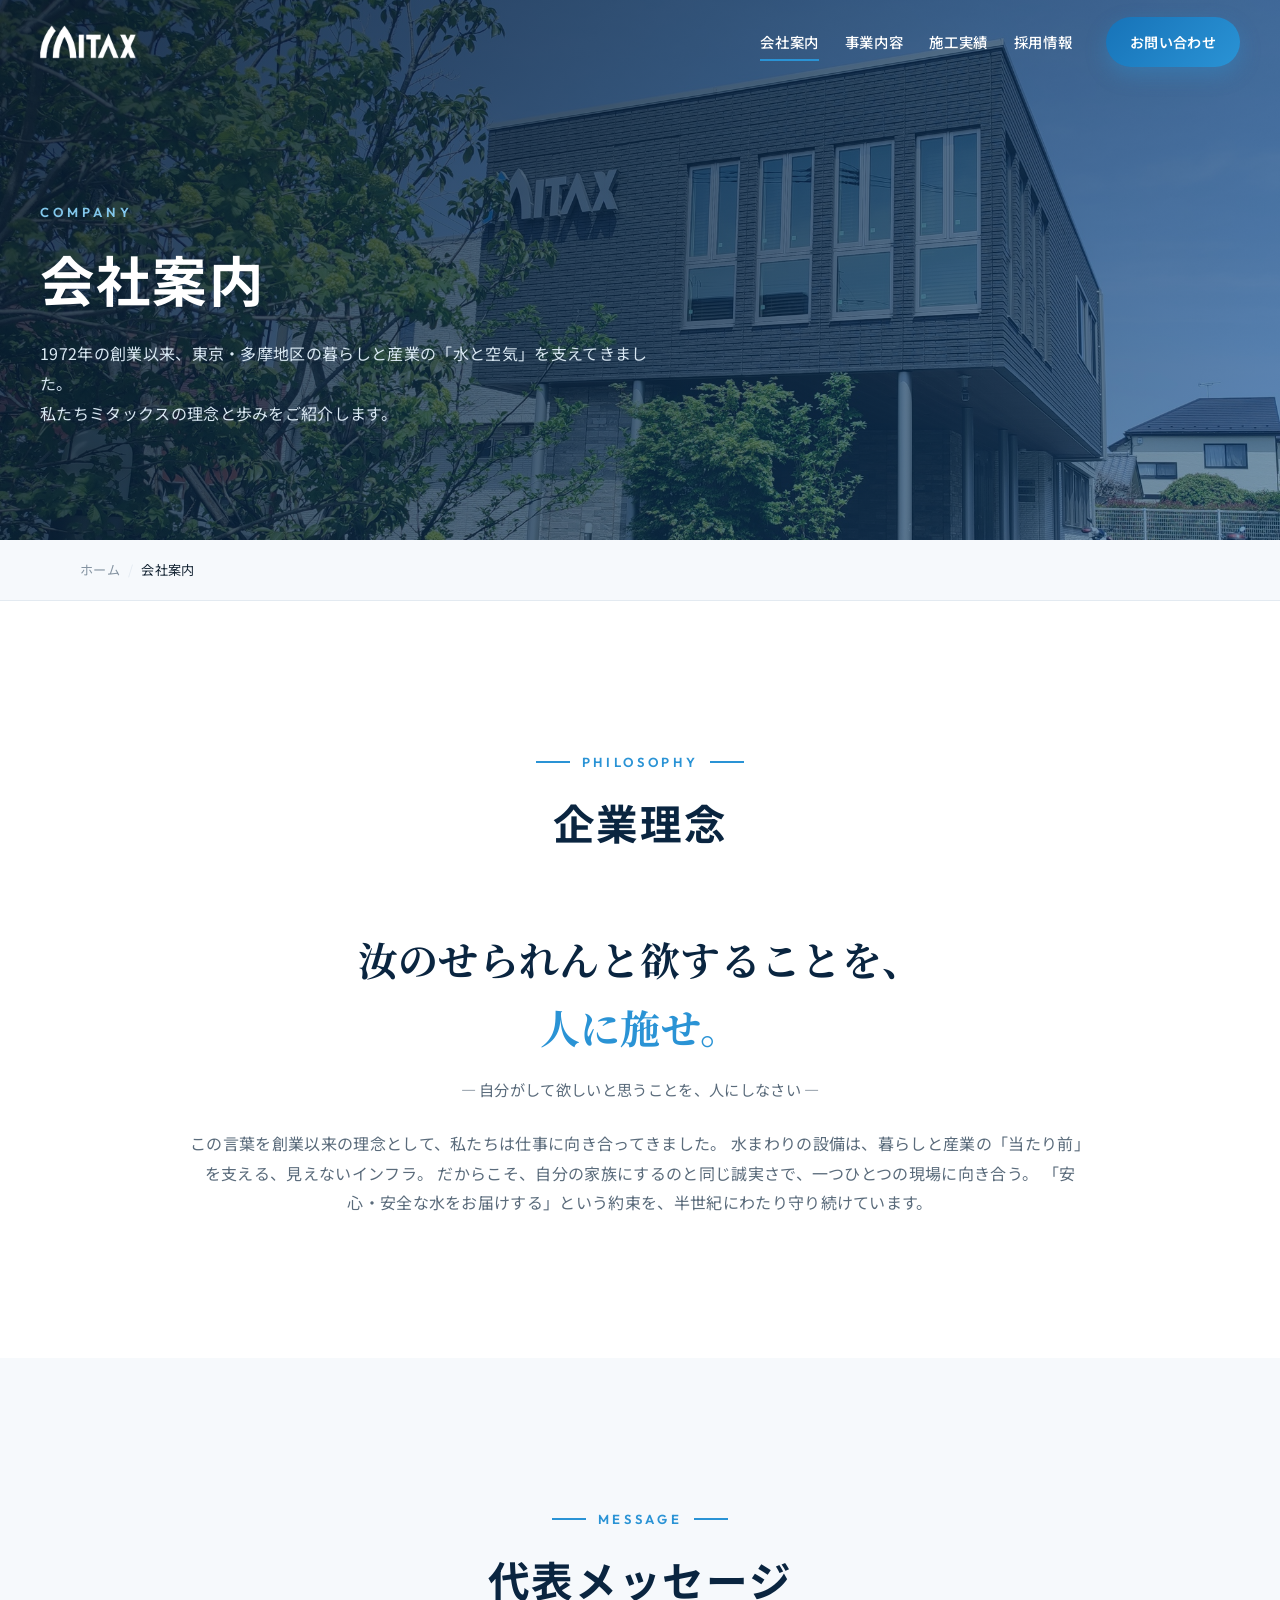
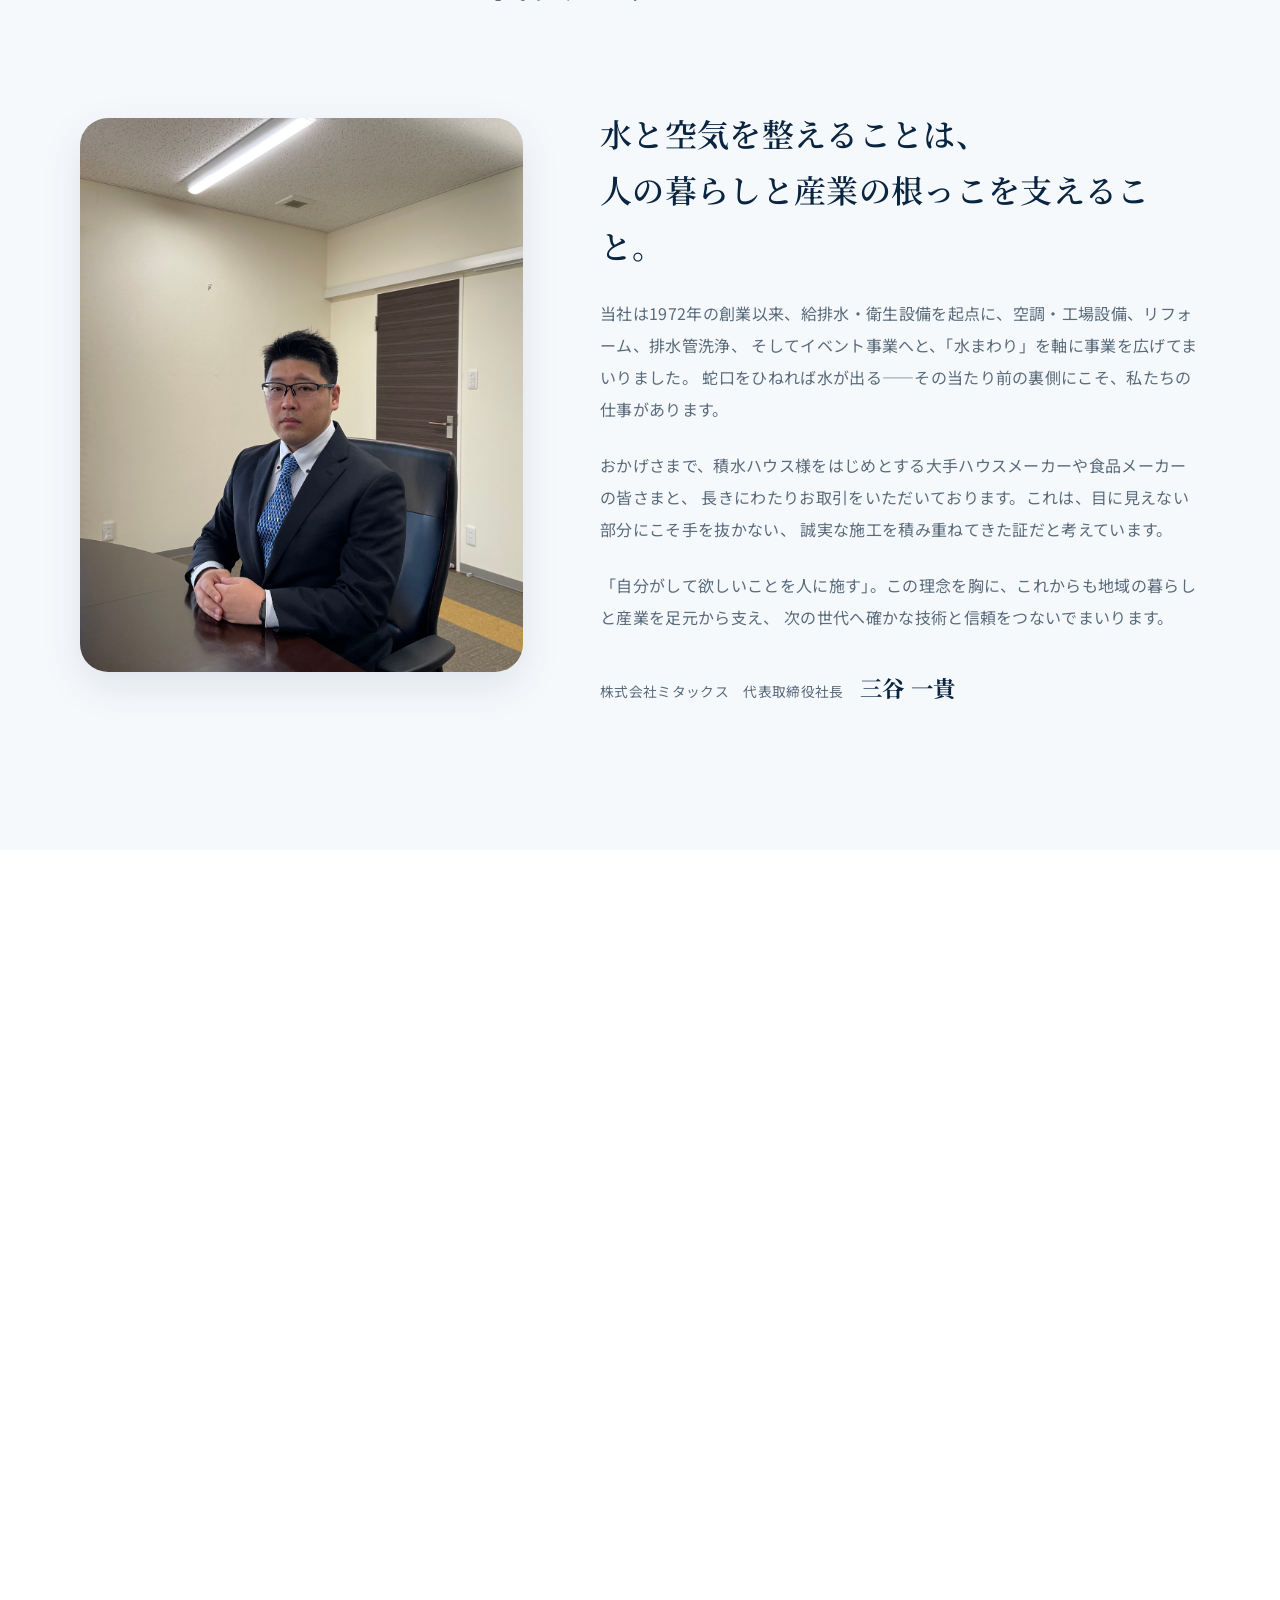
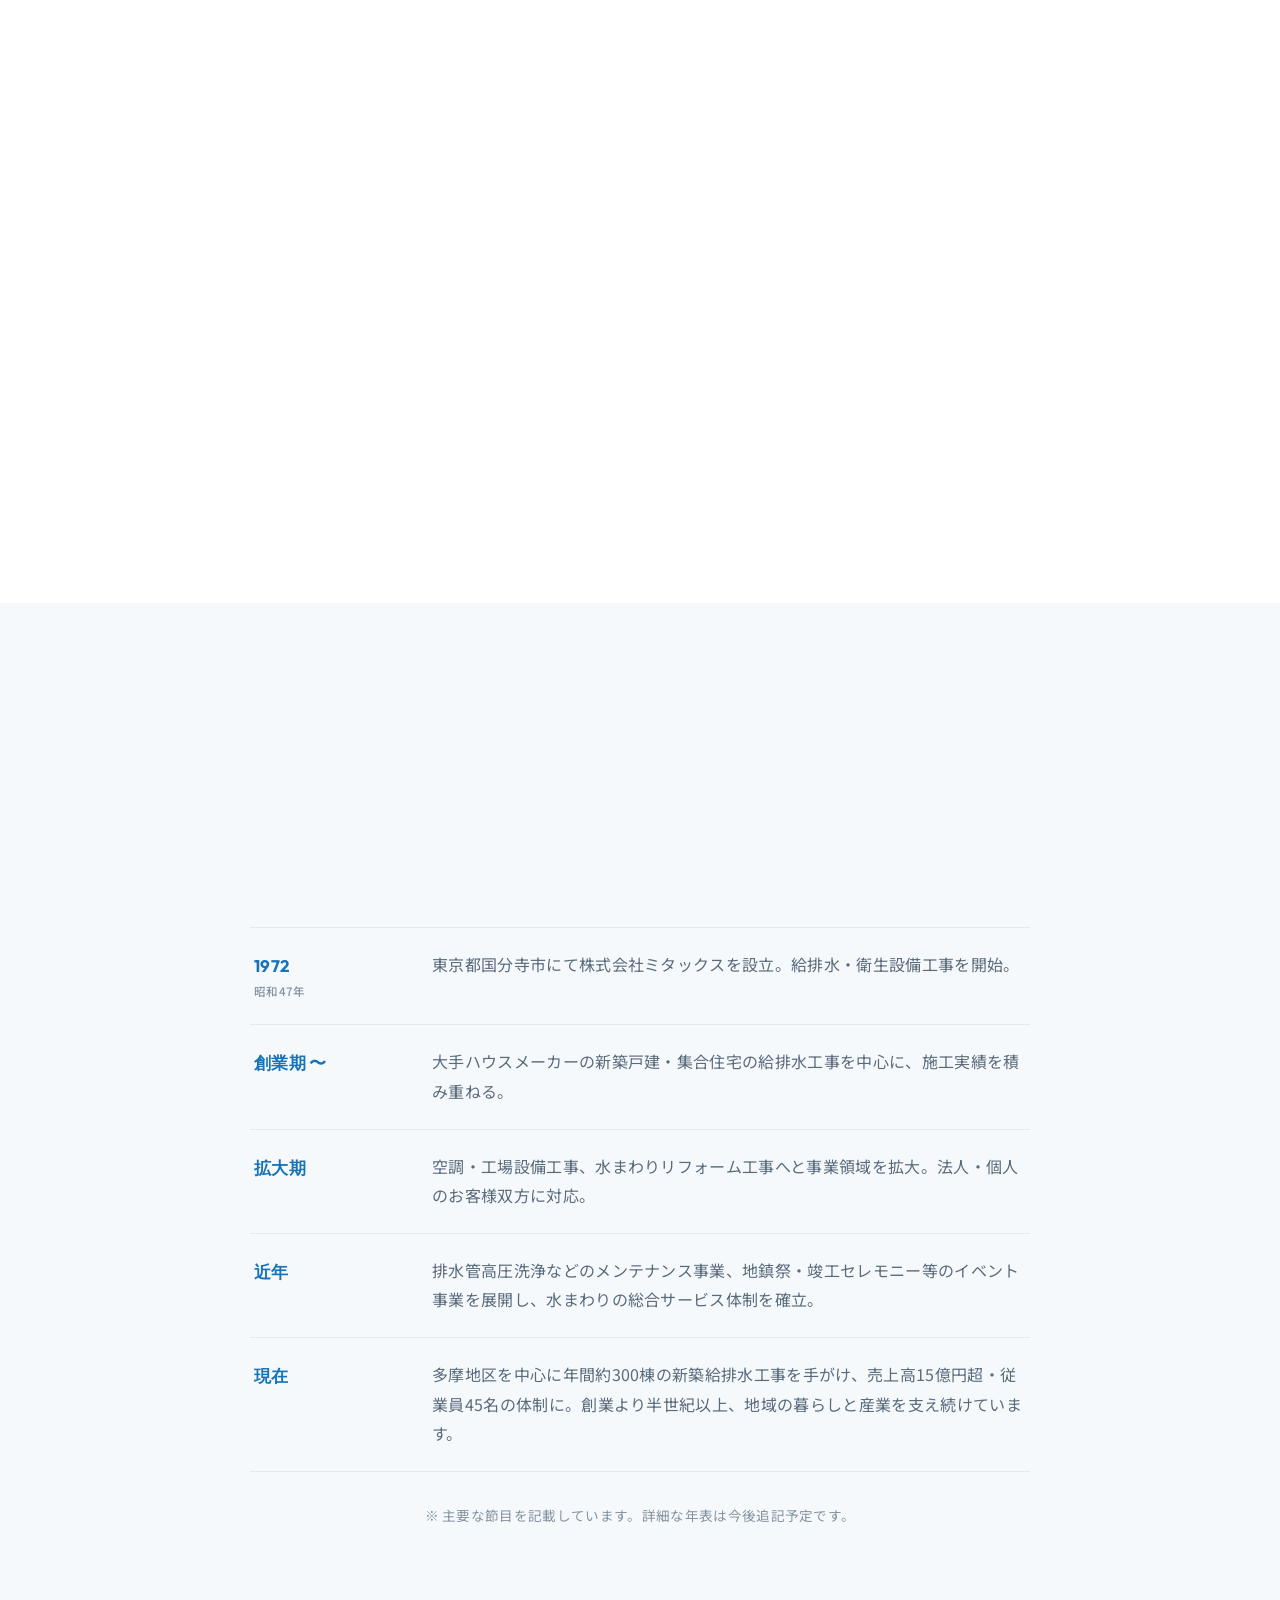
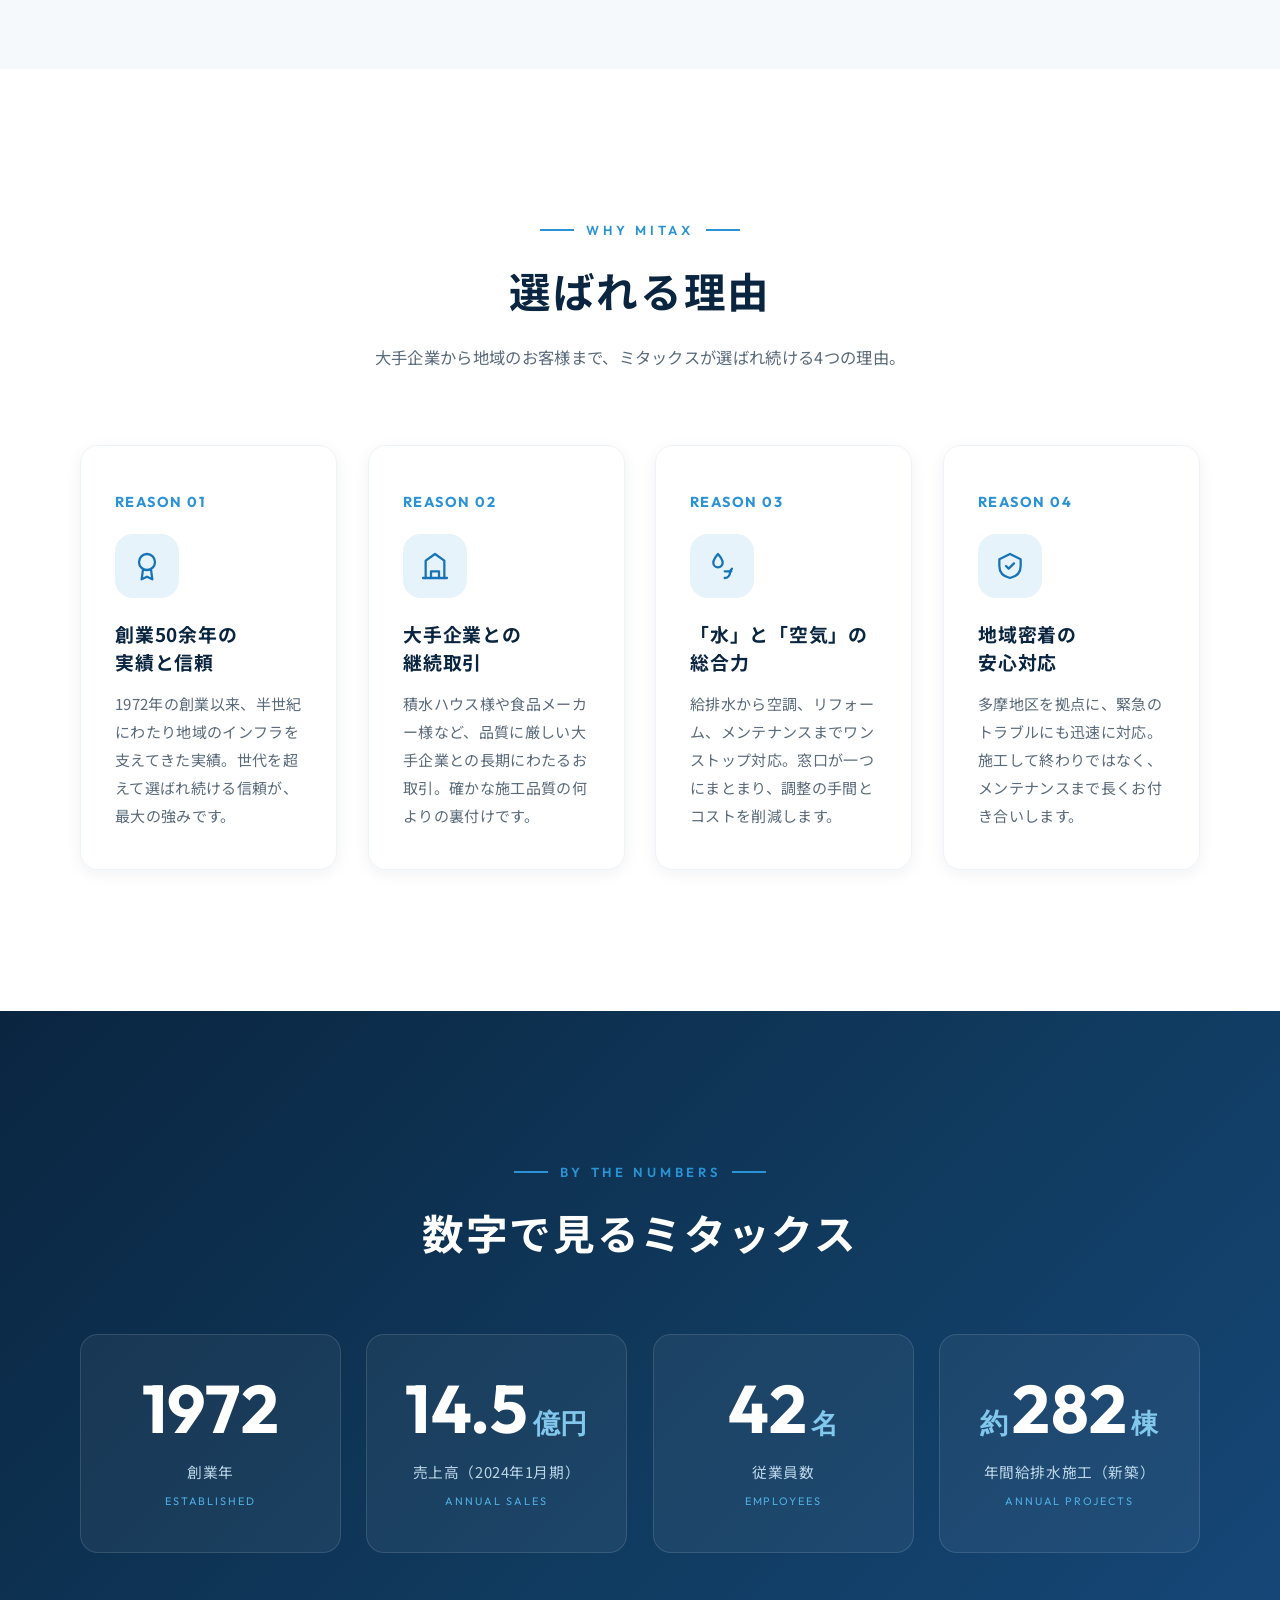
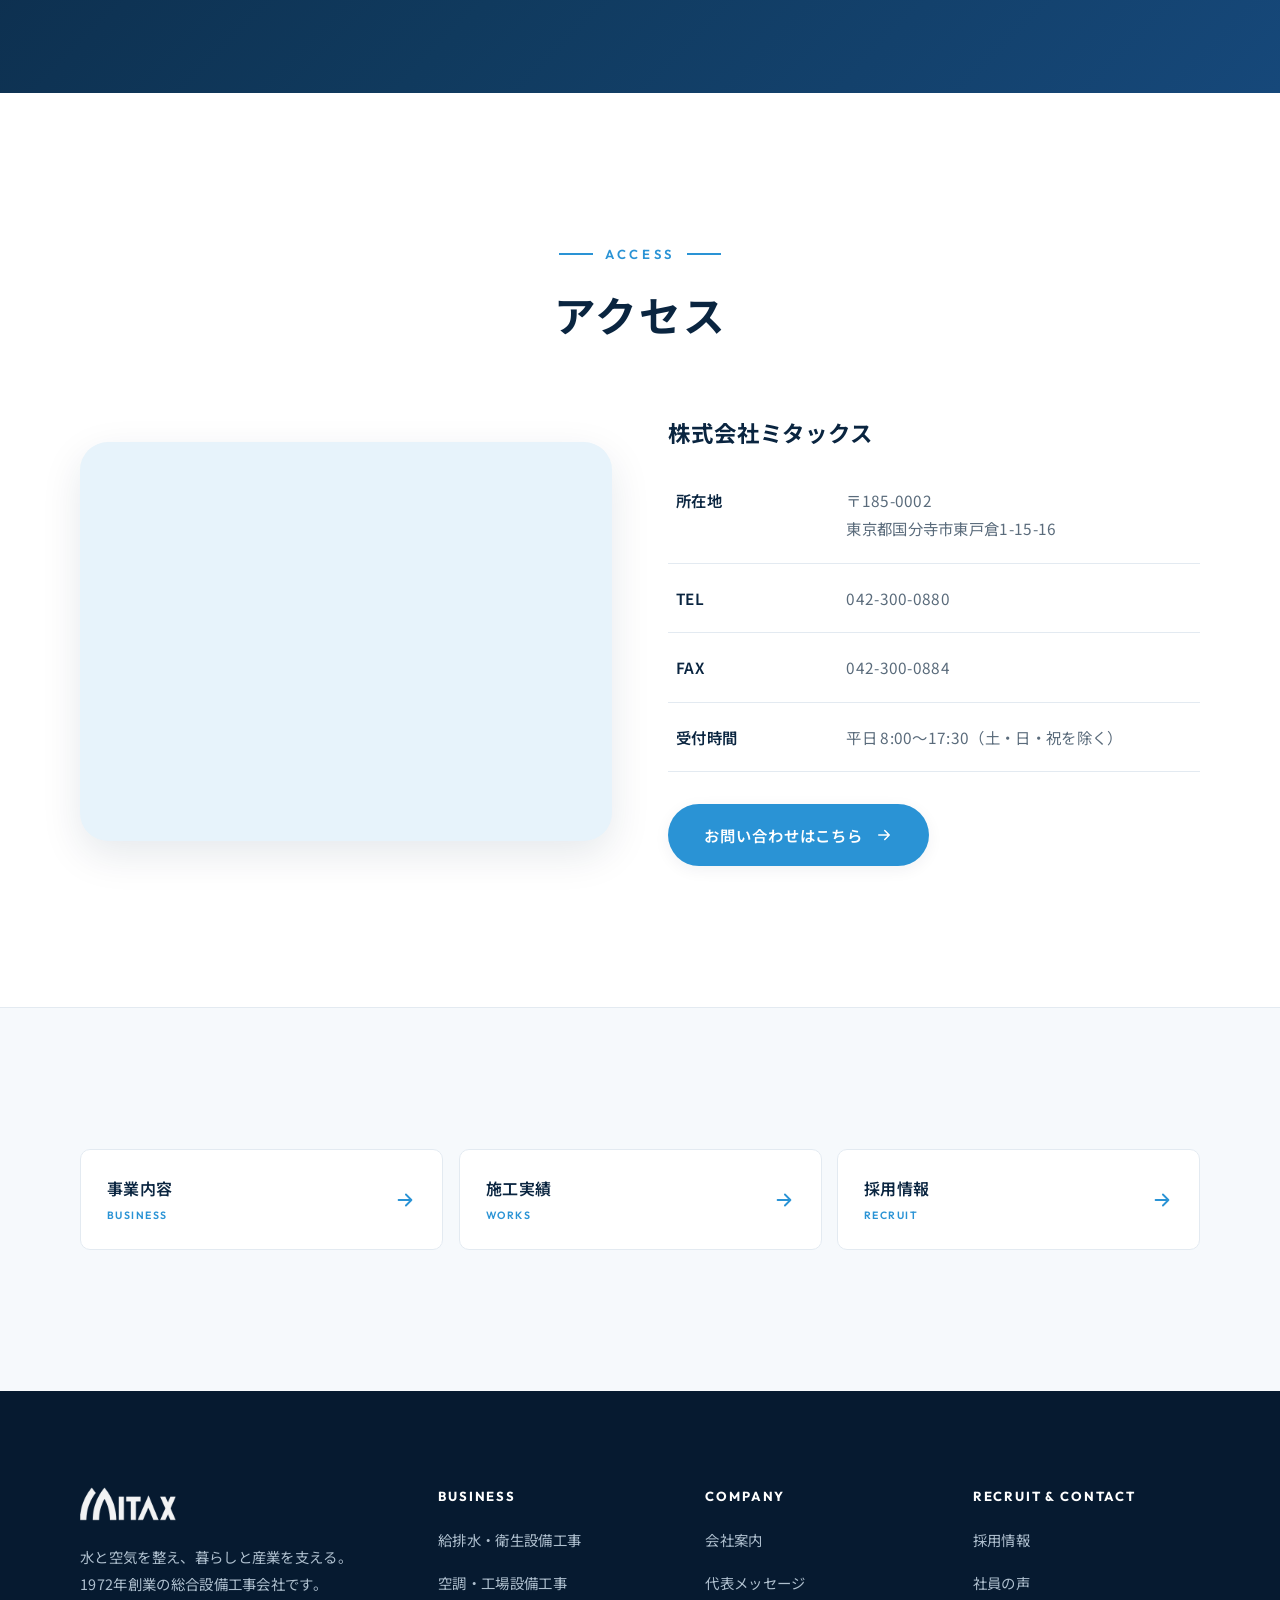
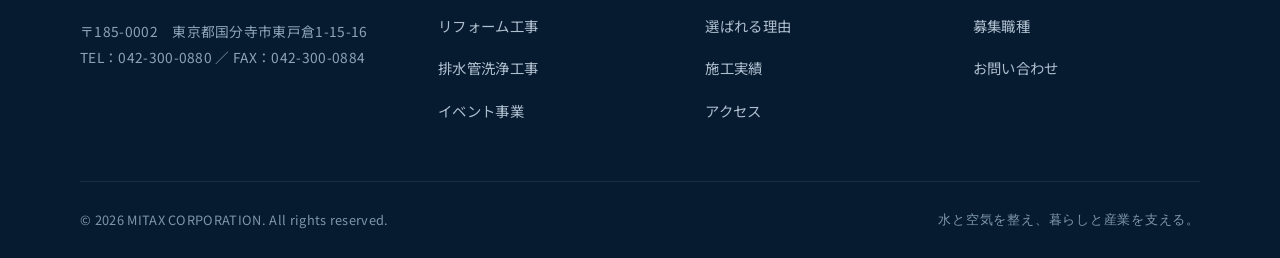
<file: company.html>
<!DOCTYPE html>
<html lang="ja">
<head>
<meta charset="UTF-8">
<meta name="viewport" content="width=device-width, initial-scale=1.0">
<title>会社案内｜株式会社ミタックス</title>
<meta name="description" content="株式会社ミタックスの会社案内。1972年創業、東京都国分寺市を拠点に、給排水・衛生設備、空調・工場設備、リフォーム、排水管洗浄、イベント事業を手がける総合設備工事会社です。企業理念・代表メッセージ・会社概要・沿革・アクセスを掲載。">
<meta name="theme-color" content="#0a2540">
<link rel="icon" href="assets/images/favicon.svg" type="image/svg+xml">
<link rel="preconnect" href="https://fonts.googleapis.com">
<link rel="preconnect" href="https://fonts.gstatic.com" crossorigin>
<link href="https://fonts.googleapis.com/css2?family=Noto+Sans+JP:wght@400;500;700&family=Noto+Serif+JP:wght@600;700&family=Outfit:wght@500;600;700&display=swap" rel="stylesheet">
<link rel="stylesheet" href="css/style.css">
</head>
<body>

<header class="header">
  <div class="header__inner">
    <a href="index.html" class="logo" aria-label="株式会社ミタックス トップへ">
      <img class="logo__img" src="assets/images/logo.png" alt="株式会社ミタックス" width="256" height="91">
    </a>
    <nav class="nav" aria-label="メインナビゲーション">
      <a href="company.html" class="nav__link is-active">会社案内</a>
      <a href="business.html" class="nav__link">事業内容</a>
      <a href="works.html" class="nav__link">施工実績</a>
      <a href="recruit.html" class="nav__link">採用情報</a>
      <a href="contact.html" class="nav__cta">お問い合わせ</a>
    </nav>
    <button class="nav-toggle" type="button" aria-label="メニューを開く" aria-expanded="false"><span></span><span></span><span></span></button>
  </div>
</header>

<main>

<!-- ページヒーロー -->
<section class="page-hero">
  <div class="page-hero__bg"><img src="assets/images/office.jpg" alt=""></div>
  <div class="page-hero__inner">
    <div class="container">
      <span class="page-hero__en">Company</span>
      <h1 class="page-hero__title">会社案内</h1>
      <p class="page-hero__lead">1972年の創業以来、東京・多摩地区の暮らしと産業の「水と空気」を支えてきました。<br>私たちミタックスの理念と歩みをご紹介します。</p>
    </div>
  </div>
</section>

<nav class="breadcrumb" aria-label="パンくずリスト">
  <div class="container"><ol><li><a href="index.html">ホーム</a></li><li>会社案内</li></ol></div>
</nav>

<!-- 企業理念 -->
<section class="section">
  <div class="container">
    <div class="sec-head sec-head--center reveal">
      <span class="sec-head__en">Philosophy</span>
      <h2 class="sec-head__title">企業理念</h2>
    </div>
    <div class="philosophy reveal">
      <p class="philosophy__main">汝のせられんと欲することを、<br><span class="accent">人に施せ。</span></p>
      <p class="philosophy__read">― 自分がして欲しいと思うことを、人にしなさい ―</p>
      <p class="philosophy__sub">
        この言葉を創業以来の理念として、私たちは仕事に向き合ってきました。
        水まわりの設備は、暮らしと産業の「当たり前」を支える、見えないインフラ。
        だからこそ、自分の家族にするのと同じ誠実さで、一つひとつの現場に向き合う。
        「安心・安全な水をお届けする」という約束を、半世紀にわたり守り続けています。
      </p>
    </div>
  </div>
</section>

<!-- 代表メッセージ -->
<section class="section section--paper" id="message">
  <div class="container">
    <div class="sec-head sec-head--center reveal">
      <span class="sec-head__en">Message</span>
      <h2 class="sec-head__title">代表メッセージ</h2>
    </div>
    <div class="message-grid">
      <div class="message-figure reveal-left">
        <img src="assets/images/ceo.jpg" alt="代表取締役社長 三谷 一貴">
      </div>
      <div class="message-body reveal-right">
        <p class="lead">水と空気を整えることは、<br>人の暮らしと産業の根っこを支えること。</p>
        <p>
          当社は1972年の創業以来、給排水・衛生設備を起点に、空調・工場設備、リフォーム、排水管洗浄、
          そしてイベント事業へと、「水まわり」を軸に事業を広げてまいりました。
          蛇口をひねれば水が出る——その当たり前の裏側にこそ、私たちの仕事があります。
        </p>
        <p>
          おかげさまで、積水ハウス様をはじめとする大手ハウスメーカーや食品メーカーの皆さまと、
          長きにわたりお取引をいただいております。これは、目に見えない部分にこそ手を抜かない、
          誠実な施工を積み重ねてきた証だと考えています。
        </p>
        <p>
          「自分がして欲しいことを人に施す」。この理念を胸に、これからも地域の暮らしと産業を足元から支え、
          次の世代へ確かな技術と信頼をつないでまいります。
        </p>
        <div class="message-sign">
          <span class="role">株式会社ミタックス　代表取締役社長</span>
          <span class="name">三谷 一貴</span>
        </div>
      </div>
    </div>
  </div>
</section>

<!-- 会社概要 -->
<section class="section" id="profile">
  <div class="container container--narrow">
    <div class="sec-head sec-head--center reveal">
      <span class="sec-head__en">Company Profile</span>
      <h2 class="sec-head__title">会社概要</h2>
    </div>
    <table class="profile-table reveal" aria-label="会社概要">
      <tbody>
        <tr><th>会社名</th><td>株式会社ミタックス（MITAX CORPORATION）</td></tr>
        <tr><th>設立</th><td>1972年（昭和47年）3月15日</td></tr>
        <tr><th>資本金</th><td>2,000万円</td></tr>
        <tr><th>代表者</th><td>代表取締役社長　三谷 一貴</td></tr>
        <tr><th>従業員数</th><td>45名</td></tr>
        <tr><th>売上高</th><td>15億4,500万円（2024年1月期）</td></tr>
        <tr><th>事業内容</th><td>給排水・衛生設備工事／空調・工場設備工事／リフォーム工事／排水管洗浄工事／イベント事業（地鎮祭・竣工セレモニー等）</td></tr>
        <tr><th>所在地</th><td>〒185-0002　東京都国分寺市東戸倉1-15-16</td></tr>
        <tr><th>電話 / FAX</th><td>TEL：042-300-0880　／　FAX：042-300-0884</td></tr>
        <tr><th>対応エリア</th><td>多摩地区を中心に、東京23区の一部</td></tr>
        <tr><th>主要取引先</th><td>積水ハウス株式会社、株式会社わらべや日洋　ほか（順不同）</td></tr>
        <tr><th>取引銀行</th><td>三菱UFJ銀行 国分寺支店／きらぼし銀行 久米川支店／武蔵野銀行 久米川支店／西武信用金庫 西国分寺支店</td></tr>
      </tbody>
    </table>
  </div>
</section>

<!-- 沿革 -->
<section class="section section--paper" id="history">
  <div class="container container--narrow">
    <div class="sec-head sec-head--center reveal">
      <span class="sec-head__en">History</span>
      <h2 class="sec-head__title">ミタックスのあゆみ</h2>
    </div>
    <div class="history reveal">
      <div class="history__row"><div class="history__year">1972<small>昭和47年</small></div><p>東京都国分寺市にて株式会社ミタックスを設立。給排水・衛生設備工事を開始。</p></div>
      <div class="history__row"><div class="history__year">創業期 〜</div><p>大手ハウスメーカーの新築戸建・集合住宅の給排水工事を中心に、施工実績を積み重ねる。</p></div>
      <div class="history__row"><div class="history__year">拡大期</div><p>空調・工場設備工事、水まわりリフォーム工事へと事業領域を拡大。法人・個人のお客様双方に対応。</p></div>
      <div class="history__row"><div class="history__year">近年</div><p>排水管高圧洗浄などのメンテナンス事業、地鎮祭・竣工セレモニー等のイベント事業を展開し、水まわりの総合サービス体制を確立。</p></div>
      <div class="history__row"><div class="history__year">現在</div><p>多摩地区を中心に年間約300棟の新築給排水工事を手がけ、売上高15億円超・従業員45名の体制に。創業より半世紀以上、地域の暮らしと産業を支え続けています。</p></div>
    </div>
    <p class="text-center mt-m" style="color:var(--ink-mute); font-size:.85rem;">※ 主要な節目を記載しています。詳細な年表は今後追記予定です。</p>
  </div>
</section>

<!-- 選ばれる理由 -->
<section class="section" id="reasons">
  <div class="container">
    <div class="sec-head sec-head--center reveal">
      <span class="sec-head__en">Why Mitax</span>
      <h2 class="sec-head__title">選ばれる理由</h2>
      <p class="sec-head__lead">大手企業から地域のお客様まで、ミタックスが選ばれ続ける4つの理由。</p>
    </div>
    <div class="grid grid--4">
      <div class="reason-card reveal d1">
        <span class="reason-card__no">REASON 01</span>
        <span class="reason-card__icon"><svg viewBox="0 0 24 24" fill="none" stroke="currentColor" stroke-width="1.7" stroke-linecap="round" stroke-linejoin="round"><circle cx="12" cy="9" r="6"/><path d="M9 14.5L8 22l4-2 4 2-1-7.5"/></svg></span>
        <h3 class="reason-card__title">創業50余年の<br>実績と信頼</h3>
        <p class="reason-card__text">1972年の創業以来、半世紀にわたり地域のインフラを支えてきた実績。世代を超えて選ばれ続ける信頼が、最大の強みです。</p>
      </div>
      <div class="reason-card reveal d2">
        <span class="reason-card__no">REASON 02</span>
        <span class="reason-card__icon"><svg viewBox="0 0 24 24" fill="none" stroke="currentColor" stroke-width="1.7" stroke-linecap="round" stroke-linejoin="round"><path d="M3 21h18"/><path d="M5 21V8l7-5 7 5v13"/><path d="M9 21v-5h6v5"/></svg></span>
        <h3 class="reason-card__title">大手企業との<br>継続取引</h3>
        <p class="reason-card__text">積水ハウス様や食品メーカー様など、品質に厳しい大手企業との長期にわたるお取引。確かな施工品質の何よりの裏付けです。</p>
      </div>
      <div class="reason-card reveal d3">
        <span class="reason-card__no">REASON 03</span>
        <span class="reason-card__icon"><svg viewBox="0 0 24 24" fill="none" stroke="currentColor" stroke-width="1.7" stroke-linecap="round" stroke-linejoin="round"><path d="M9 3s3.5 4 3.5 6.5a3.5 3.5 0 0 1-7 0C5.5 7 9 3 9 3Z"/><path d="M14 21a4 4 0 0 0 4-4c0-1.6 1.5-3 1.5-3"/><path d="M14 16h5"/></svg></span>
        <h3 class="reason-card__title">「水」と「空気」の<br>総合力</h3>
        <p class="reason-card__text">給排水から空調、リフォーム、メンテナンスまでワンストップ対応。窓口が一つにまとまり、調整の手間とコストを削減します。</p>
      </div>
      <div class="reason-card reveal d4">
        <span class="reason-card__no">REASON 04</span>
        <span class="reason-card__icon"><svg viewBox="0 0 24 24" fill="none" stroke="currentColor" stroke-width="1.7" stroke-linecap="round" stroke-linejoin="round"><path d="M12 3l8 4v5c0 5-3.5 8-8 9-4.5-1-8-4-8-9V7z"/><path d="M9 12l2 2 4-4"/></svg></span>
        <h3 class="reason-card__title">地域密着の<br>安心対応</h3>
        <p class="reason-card__text">多摩地区を拠点に、緊急のトラブルにも迅速に対応。施工して終わりではなく、メンテナンスまで長くお付き合いします。</p>
      </div>
    </div>
  </div>
</section>

<!-- 数字で見るミタックス -->
<section class="section section--navy" id="numbers">
  <div class="container">
    <div class="sec-head sec-head--center reveal">
      <span class="sec-head__en">By the Numbers</span>
      <h2 class="sec-head__title">数字で見るミタックス</h2>
    </div>
    <div class="stats-grid">
      <div class="stat reveal d1"><div class="stat__num">1972</div><div class="stat__label">創業年</div><div class="stat__en">Established</div></div>
      <div class="stat reveal d2"><div class="stat__num"><span data-count="15.4" data-decimals="1">0</span><span class="unit">億円</span></div><div class="stat__label">売上高（2024年1月期）</div><div class="stat__en">Annual Sales</div></div>
      <div class="stat reveal d3"><div class="stat__num"><span data-count="45">0</span><span class="unit">名</span></div><div class="stat__label">従業員数</div><div class="stat__en">Employees</div></div>
      <div class="stat reveal d4"><div class="stat__num"><span class="unit" style="font-size:.42em">約</span><span data-count="300">0</span><span class="unit">棟</span></div><div class="stat__label">年間給排水施工（新築）</div><div class="stat__en">Annual Projects</div></div>
    </div>
  </div>
</section>

<!-- アクセス -->
<section class="section" id="access">
  <div class="container">
    <div class="sec-head sec-head--center reveal">
      <span class="sec-head__en">Access</span>
      <h2 class="sec-head__title">アクセス</h2>
    </div>
    <div class="access-grid">
      <div class="access-map reveal-left">
        <iframe title="株式会社ミタックス 所在地マップ" loading="lazy" referrerpolicy="no-referrer-when-downgrade"
          src="https://maps.google.com/maps?q=%E6%9D%B1%E4%BA%AC%E9%83%BD%E5%9B%BD%E5%88%86%E5%AF%BA%E5%B8%82%E6%9D%B1%E6%88%B8%E5%80%891-15-16&z=16&output=embed"></iframe>
      </div>
      <div class="access-info reveal-right">
        <h3>株式会社ミタックス</h3>
        <table class="profile-table">
          <tbody>
            <tr><th>所在地</th><td>〒185-0002<br>東京都国分寺市東戸倉1-15-16</td></tr>
            <tr><th>TEL</th><td>042-300-0880</td></tr>
            <tr><th>FAX</th><td>042-300-0884</td></tr>
            <tr><th>受付時間</th><td>平日 8:00〜17:30（土・日・祝を除く）</td></tr>
          </tbody>
        </table>
        <div class="btn-row mt-m">
          <a href="contact.html" class="btn btn--blue">お問い合わせはこちら
            <svg class="arrow" width="18" height="18" viewBox="0 0 24 24" fill="none" stroke="currentColor" stroke-width="2" stroke-linecap="round" stroke-linejoin="round"><path d="M5 12h14M13 6l6 6-6 6"/></svg>
          </a>
        </div>
      </div>
    </div>
  </div>
</section>

<!-- 下層ページ相互リンク -->
<section class="section subnav">
  <div class="container">
    <div class="subnav__grid">
      <a href="business.html" class="subnav__item reveal d1"><span class="t">事業内容<small>Business</small></span><span class="ar"><svg width="22" height="22" viewBox="0 0 24 24" fill="none" stroke="currentColor" stroke-width="2" stroke-linecap="round" stroke-linejoin="round"><path d="M5 12h14M13 6l6 6-6 6"/></svg></span></a>
      <a href="works.html" class="subnav__item reveal d2"><span class="t">施工実績<small>Works</small></span><span class="ar"><svg width="22" height="22" viewBox="0 0 24 24" fill="none" stroke="currentColor" stroke-width="2" stroke-linecap="round" stroke-linejoin="round"><path d="M5 12h14M13 6l6 6-6 6"/></svg></span></a>
      <a href="recruit.html" class="subnav__item reveal d3"><span class="t">採用情報<small>Recruit</small></span><span class="ar"><svg width="22" height="22" viewBox="0 0 24 24" fill="none" stroke="currentColor" stroke-width="2" stroke-linecap="round" stroke-linejoin="round"><path d="M5 12h14M13 6l6 6-6 6"/></svg></span></a>
    </div>
  </div>
</section>

</main>

<footer class="footer">
  <div class="container">
    <div class="footer__top">
      <div class="footer__brand">
        <a href="index.html" class="logo"><img class="logo__img" src="assets/images/logo.png" alt="株式会社ミタックス" width="256" height="91"></a>
        <p>水と空気を整え、暮らしと産業を支える。<br>1972年創業の総合設備工事会社です。</p>
        <p class="addr">〒185-0002　東京都国分寺市東戸倉1-15-16<br>TEL：042-300-0880 ／ FAX：042-300-0884</p>
      </div>
      <div class="footer__col"><h4>Business</h4><ul>
        <li><a href="business.html">給排水・衛生設備工事</a></li>
        <li><a href="business.html">空調・工場設備工事</a></li>
        <li><a href="business.html">リフォーム工事</a></li>
        <li><a href="business.html">排水管洗浄工事</a></li>
        <li><a href="business.html">イベント事業</a></li>
      </ul></div>
      <div class="footer__col"><h4>Company</h4><ul>
        <li><a href="company.html">会社案内</a></li>
        <li><a href="company.html#message">代表メッセージ</a></li>
        <li><a href="company.html#reasons">選ばれる理由</a></li>
        <li><a href="works.html">施工実績</a></li>
        <li><a href="company.html#access">アクセス</a></li>
      </ul></div>
      <div class="footer__col"><h4>Recruit &amp; Contact</h4><ul>
        <li><a href="recruit.html">採用情報</a></li>
        <li><a href="recruit.html#interview">社員の声</a></li>
        <li><a href="recruit.html#jobs">募集職種</a></li>
        <li><a href="contact.html">お問い合わせ</a></li>
      </ul></div>
    </div>
    <div class="footer__bottom">
      <span>© <span data-year>2026</span> MITAX CORPORATION. All rights reserved.</span>
      <span class="made">水と空気を整え、暮らしと産業を支える。</span>
    </div>
  </div>
</footer>

<a href="#" class="pagetop" aria-label="ページの先頭へ戻る"><svg width="20" height="20" viewBox="0 0 24 24" fill="none" stroke="currentColor" stroke-width="2" stroke-linecap="round" stroke-linejoin="round"><path d="M12 19V5M5 12l7-7 7 7"/></svg></a>
<script src="js/main.js"></script>
</body>
</html>
</file>
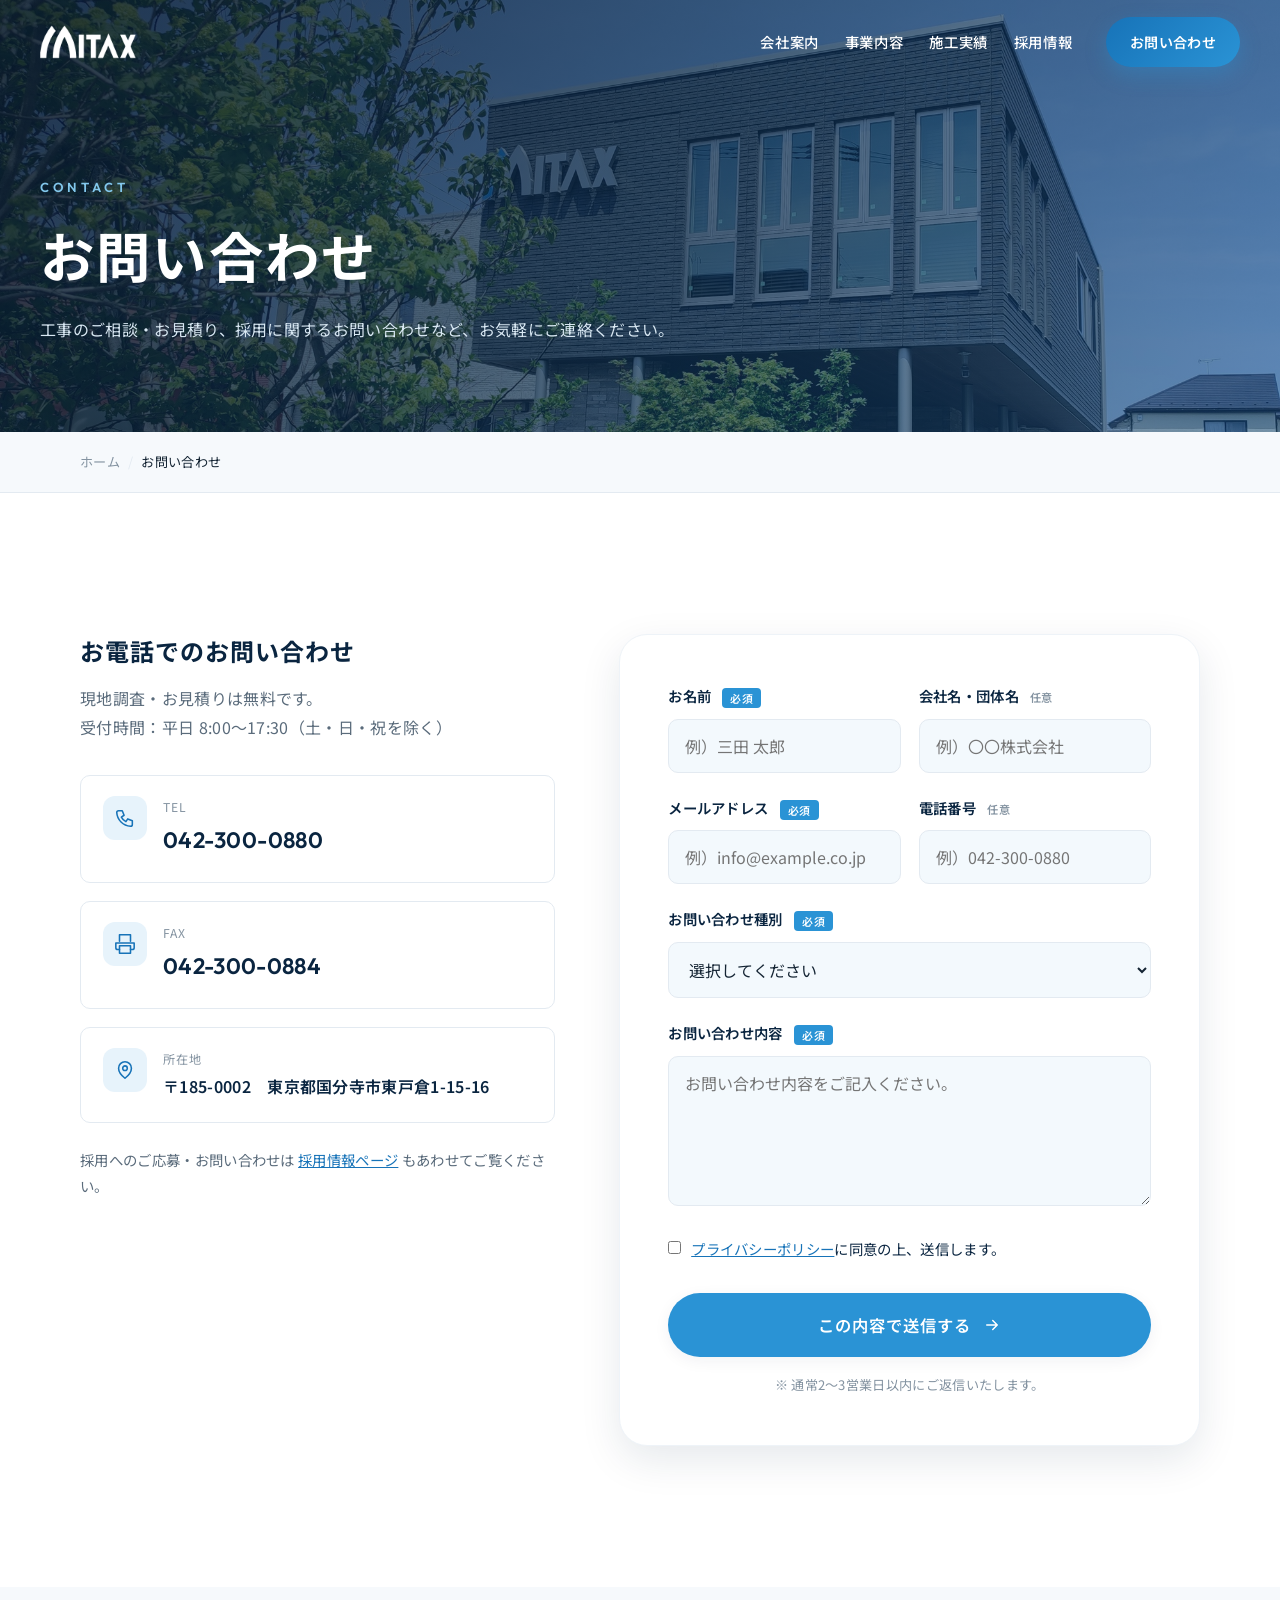
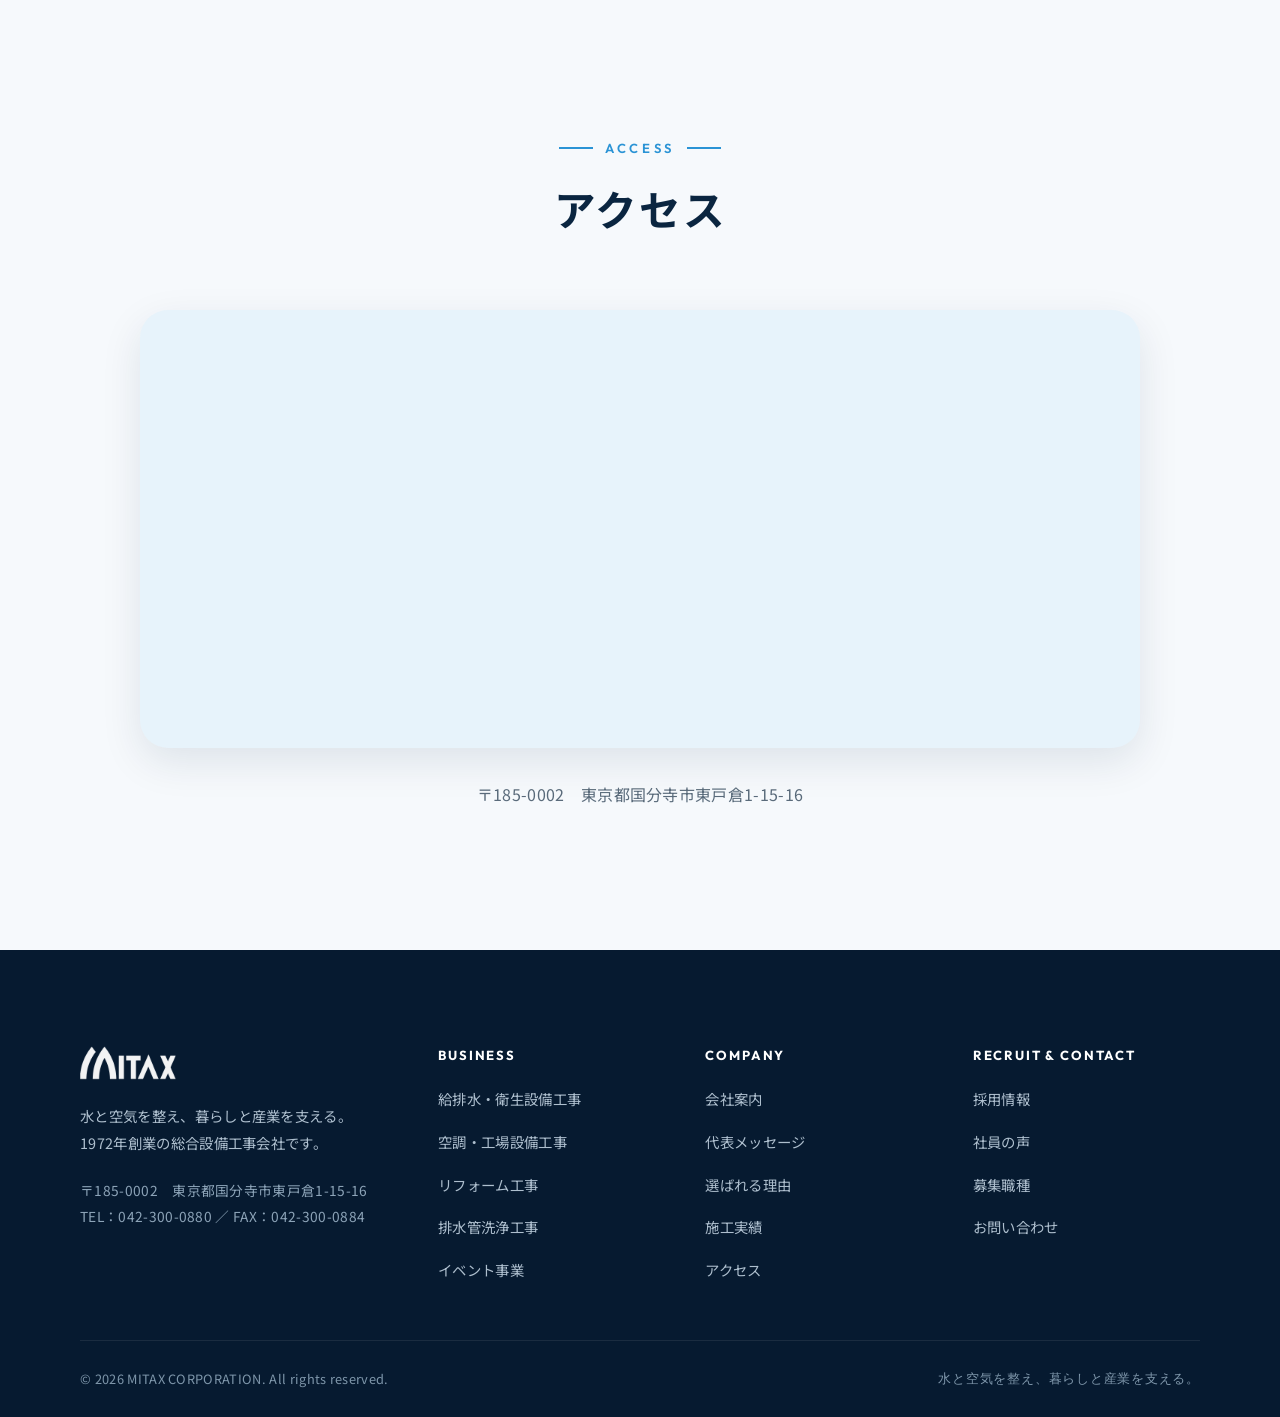
<file: contact.html>
<!DOCTYPE html>
<html lang="ja">
<head>
<meta charset="UTF-8">
<meta name="viewport" content="width=device-width, initial-scale=1.0">
<title>お問い合わせ｜株式会社ミタックス</title>
<meta name="description" content="株式会社ミタックスへのお問い合わせ。給排水・空調・リフォーム・排水管洗浄などの工事のご相談・お見積り、採用に関するお問い合わせはこちらから。TEL 042-300-0880。">
<meta name="theme-color" content="#0a2540">
<link rel="icon" href="assets/images/favicon.svg" type="image/svg+xml">
<link rel="preconnect" href="https://fonts.googleapis.com">
<link rel="preconnect" href="https://fonts.gstatic.com" crossorigin>
<link href="https://fonts.googleapis.com/css2?family=Noto+Sans+JP:wght@400;500;700&family=Noto+Serif+JP:wght@600;700&family=Outfit:wght@500;600;700&display=swap" rel="stylesheet">
<link rel="stylesheet" href="css/style.css">
</head>
<body>

<header class="header">
  <div class="header__inner">
    <a href="index.html" class="logo" aria-label="株式会社ミタックス トップへ">
      <img class="logo__img" src="assets/images/logo.png" alt="株式会社ミタックス" width="256" height="91">
    </a>
    <nav class="nav" aria-label="メインナビゲーション">
      <a href="company.html" class="nav__link">会社案内</a>
      <a href="business.html" class="nav__link">事業内容</a>
      <a href="works.html" class="nav__link">施工実績</a>
      <a href="recruit.html" class="nav__link">採用情報</a>
      <a href="contact.html" class="nav__cta">お問い合わせ</a>
    </nav>
    <button class="nav-toggle" type="button" aria-label="メニューを開く" aria-expanded="false"><span></span><span></span><span></span></button>
  </div>
</header>

<main>

<section class="page-hero" style="min-height:48vh;">
  <div class="page-hero__bg"><img src="assets/images/office.jpg" alt=""></div>
  <div class="page-hero__inner">
    <div class="container">
      <span class="page-hero__en">Contact</span>
      <h1 class="page-hero__title">お問い合わせ</h1>
      <p class="page-hero__lead">工事のご相談・お見積り、採用に関するお問い合わせなど、お気軽にご連絡ください。</p>
    </div>
  </div>
</section>

<nav class="breadcrumb" aria-label="パンくずリスト">
  <div class="container"><ol><li><a href="index.html">ホーム</a></li><li>お問い合わせ</li></ol></div>
</nav>

<section class="section">
  <div class="container">
    <div class="contact-grid">
      <aside class="contact-aside reveal-left">
        <h3>お電話でのお問い合わせ</h3>
        <p>現地調査・お見積りは無料です。<br>受付時間：平日 8:00〜17:30（土・日・祝を除く）</p>
        <div class="contact-info">
          <div class="contact-info__item">
            <span class="ic"><svg viewBox="0 0 24 24" fill="none" stroke="currentColor" stroke-width="1.7" stroke-linecap="round" stroke-linejoin="round"><path d="M5 4h4l2 5-3 2a12 12 0 0 0 5 5l2-3 5 2v4a2 2 0 0 1-2 2A16 16 0 0 1 3 6a2 2 0 0 1 2-2z"/></svg></span>
            <div><div class="label">TEL</div><div class="value tel">042-300-0880</div></div>
          </div>
          <div class="contact-info__item">
            <span class="ic"><svg viewBox="0 0 24 24" fill="none" stroke="currentColor" stroke-width="1.7" stroke-linecap="round" stroke-linejoin="round"><path d="M6 9V2h12v7"/><path d="M6 18H4a2 2 0 0 1-2-2v-5h20v5a2 2 0 0 1-2 2h-2"/><rect x="6" y="14" width="12" height="8"/></svg></span>
            <div><div class="label">FAX</div><div class="value" style="font-family:var(--font-en);font-size:1.4rem;">042-300-0884</div></div>
          </div>
          <div class="contact-info__item">
            <span class="ic"><svg viewBox="0 0 24 24" fill="none" stroke="currentColor" stroke-width="1.7" stroke-linecap="round" stroke-linejoin="round"><path d="M12 21s-7-5.6-7-11a7 7 0 0 1 14 0c0 5.4-7 11-7 11z"/><circle cx="12" cy="10" r="2.5"/></svg></span>
            <div><div class="label">所在地</div><div class="value" style="font-size:1rem;">〒185-0002　東京都国分寺市東戸倉1-15-16</div></div>
          </div>
        </div>
        <p style="margin-top:24px; font-size:.9rem; color:var(--ink-soft);">採用へのご応募・お問い合わせは <a href="recruit.html" style="color:var(--blue-600);text-decoration:underline;">採用情報ページ</a> もあわせてご覧ください。</p>
      </aside>

      <form class="form reveal-right" data-demo-form novalidate>
        <div class="form__row two">
          <div><label for="f-name">お名前 <span class="req">必須</span></label><input type="text" id="f-name" name="name" placeholder="例）三田 太郎" required></div>
          <div><label for="f-company">会社名・団体名 <span class="opt">任意</span></label><input type="text" id="f-company" name="company" placeholder="例）〇〇株式会社"></div>
        </div>
        <div class="form__row two">
          <div><label for="f-email">メールアドレス <span class="req">必須</span></label><input type="email" id="f-email" name="email" placeholder="例）info@example.co.jp" required></div>
          <div><label for="f-tel">電話番号 <span class="opt">任意</span></label><input type="tel" id="f-tel" name="tel" placeholder="例）042-300-0880"></div>
        </div>
        <div class="form__row">
          <label for="f-type">お問い合わせ種別 <span class="req">必須</span></label>
          <select id="f-type" name="type" required>
            <option value="">選択してください</option>
            <option>給排水・衛生設備工事について</option>
            <option>空調・工場設備工事について</option>
            <option>リフォーム工事について</option>
            <option>排水管洗浄について</option>
            <option>イベント事業について</option>
            <option>採用について</option>
            <option>その他</option>
          </select>
        </div>
        <div class="form__row">
          <label for="f-message">お問い合わせ内容 <span class="req">必須</span></label>
          <textarea id="f-message" name="message" placeholder="お問い合わせ内容をご記入ください。" required></textarea>
        </div>
        <div class="form__row form__privacy">
          <input type="checkbox" id="f-agree" name="agree" required>
          <label for="f-agree" style="margin:0; font-weight:400;"><a href="#">プライバシーポリシー</a>に同意の上、送信します。</label>
        </div>
        <button type="submit" class="btn btn--blue btn--lg">この内容で送信する
          <svg class="arrow" width="18" height="18" viewBox="0 0 24 24" fill="none" stroke="currentColor" stroke-width="2" stroke-linecap="round" stroke-linejoin="round"><path d="M5 12h14M13 6l6 6-6 6"/></svg>
        </button>
        <p class="form__note">※ 通常2〜3営業日以内にご返信いたします。</p>
      </form>
    </div>
  </div>
</section>

<!-- アクセス（地図） -->
<section class="section section--paper" id="access">
  <div class="container">
    <div class="sec-head sec-head--center reveal">
      <span class="sec-head__en">Access</span>
      <h2 class="sec-head__title">アクセス</h2>
    </div>
    <div class="access-map reveal" style="max-width:1000px; margin-inline:auto; aspect-ratio:16/7;">
      <iframe title="株式会社ミタックス 所在地マップ" loading="lazy" referrerpolicy="no-referrer-when-downgrade"
        src="https://maps.google.com/maps?q=%E6%9D%B1%E4%BA%AC%E9%83%BD%E5%9B%BD%E5%88%86%E5%AF%BA%E5%B8%82%E6%9D%B1%E6%88%B8%E5%80%891-15-16&z=16&output=embed"></iframe>
    </div>
    <p class="text-center mt-m" style="color:var(--ink-soft);">〒185-0002　東京都国分寺市東戸倉1-15-16</p>
  </div>
</section>

</main>

<footer class="footer">
  <div class="container">
    <div class="footer__top">
      <div class="footer__brand">
        <a href="index.html" class="logo"><img class="logo__img" src="assets/images/logo.png" alt="株式会社ミタックス" width="256" height="91"></a>
        <p>水と空気を整え、暮らしと産業を支える。<br>1972年創業の総合設備工事会社です。</p>
        <p class="addr">〒185-0002　東京都国分寺市東戸倉1-15-16<br>TEL：042-300-0880 ／ FAX：042-300-0884</p>
      </div>
      <div class="footer__col"><h4>Business</h4><ul>
        <li><a href="business.html#suido">給排水・衛生設備工事</a></li>
        <li><a href="business.html#kucho">空調・工場設備工事</a></li>
        <li><a href="business.html#reform">リフォーム工事</a></li>
        <li><a href="business.html#senjo">排水管洗浄工事</a></li>
        <li><a href="business.html#event">イベント事業</a></li>
      </ul></div>
      <div class="footer__col"><h4>Company</h4><ul>
        <li><a href="company.html">会社案内</a></li>
        <li><a href="company.html#message">代表メッセージ</a></li>
        <li><a href="company.html#reasons">選ばれる理由</a></li>
        <li><a href="works.html">施工実績</a></li>
        <li><a href="company.html#access">アクセス</a></li>
      </ul></div>
      <div class="footer__col"><h4>Recruit &amp; Contact</h4><ul>
        <li><a href="recruit.html">採用情報</a></li>
        <li><a href="recruit.html#interview">社員の声</a></li>
        <li><a href="recruit.html#jobs">募集職種</a></li>
        <li><a href="contact.html">お問い合わせ</a></li>
      </ul></div>
    </div>
    <div class="footer__bottom">
      <span>© <span data-year>2026</span> MITAX CORPORATION. All rights reserved.</span>
      <span class="made">水と空気を整え、暮らしと産業を支える。</span>
    </div>
  </div>
</footer>

<a href="#" class="pagetop" aria-label="ページの先頭へ戻る"><svg width="20" height="20" viewBox="0 0 24 24" fill="none" stroke="currentColor" stroke-width="2" stroke-linecap="round" stroke-linejoin="round"><path d="M12 19V5M5 12l7-7 7 7"/></svg></a>
<script src="js/main.js"></script>
</body>
</html>
</file>
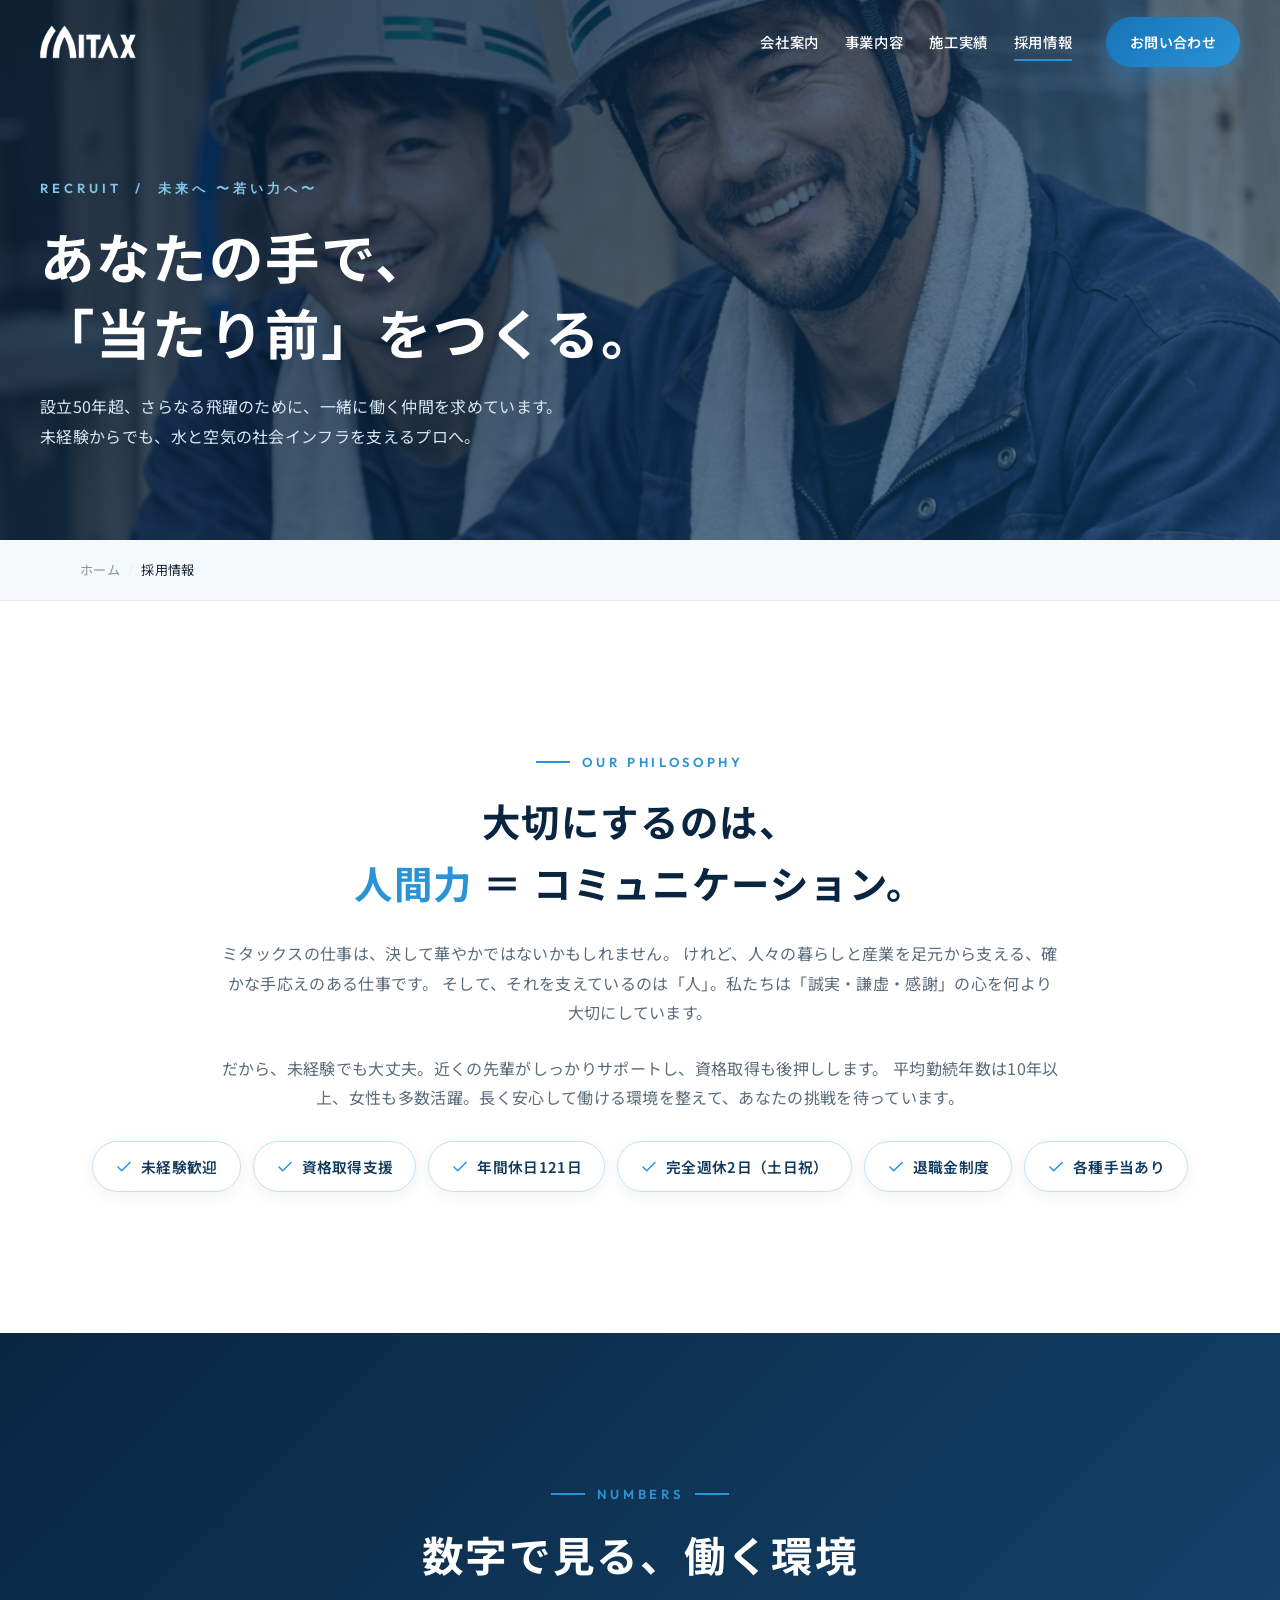
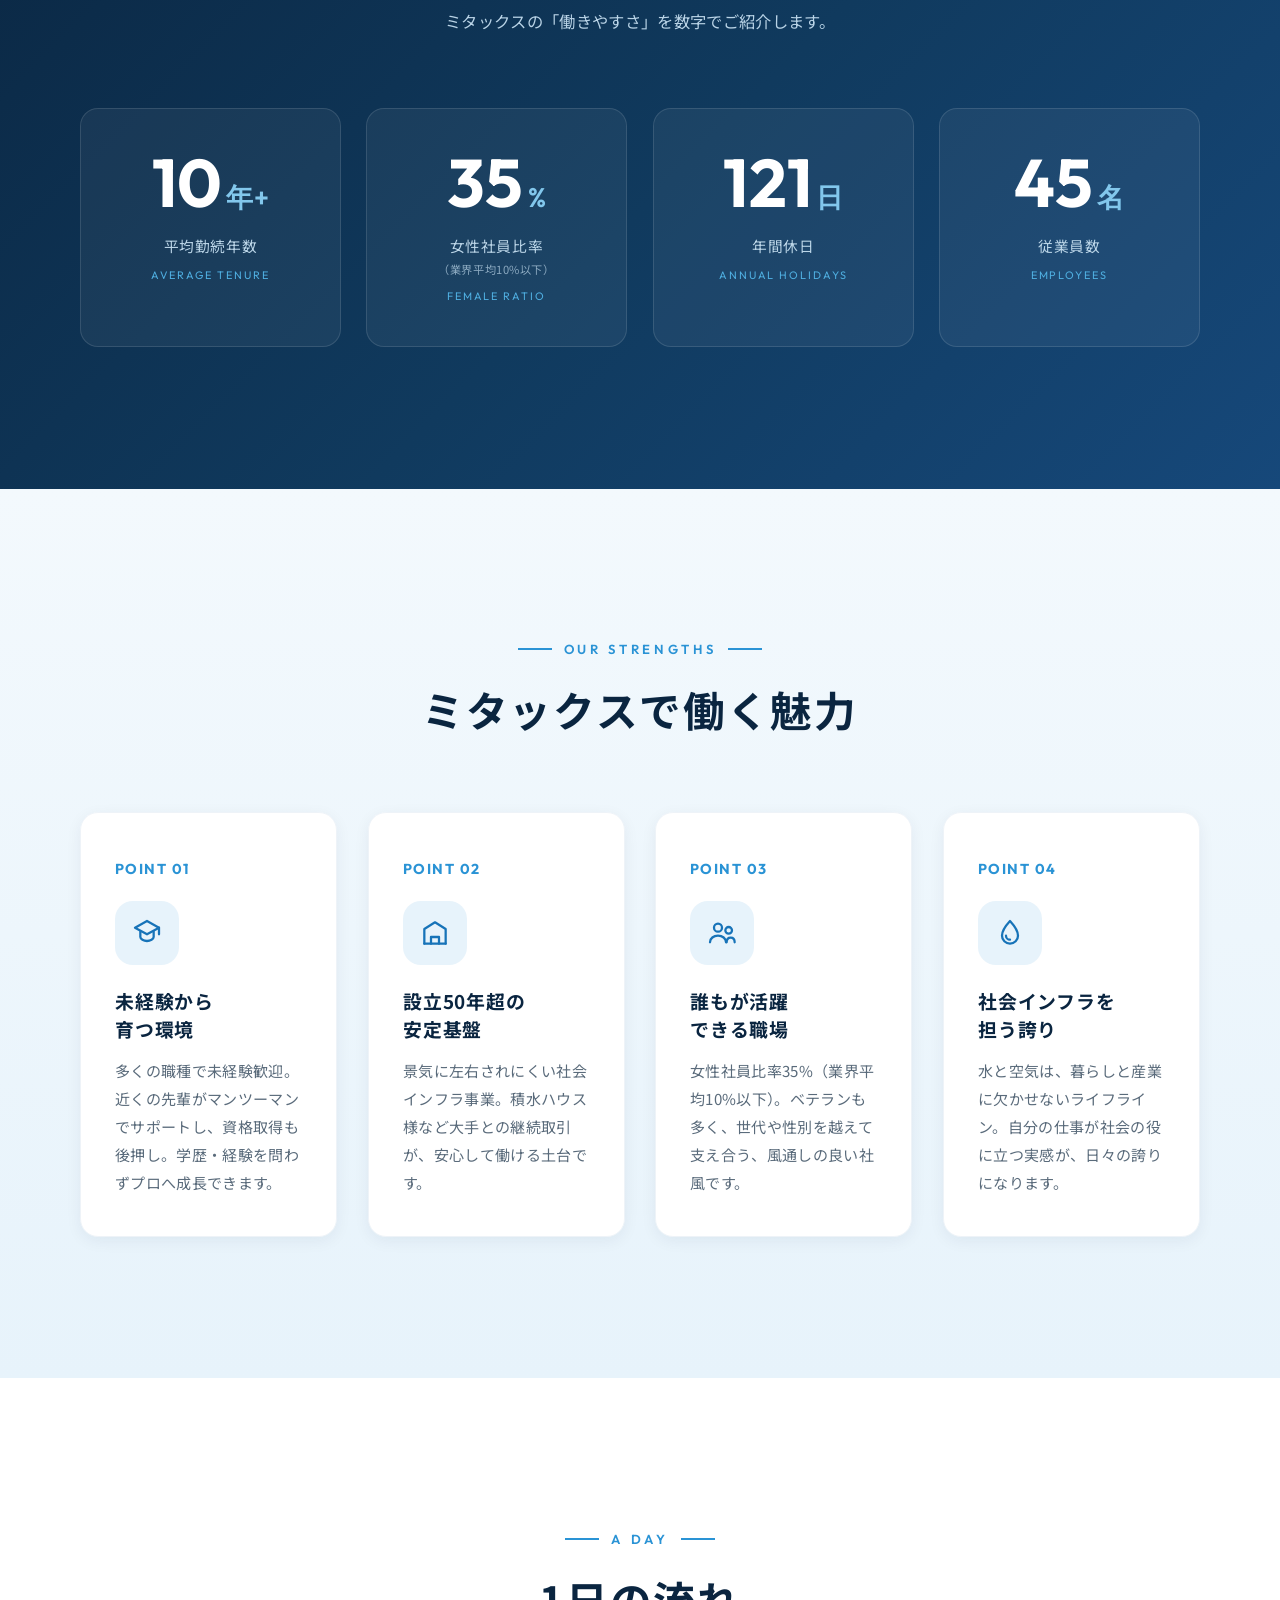
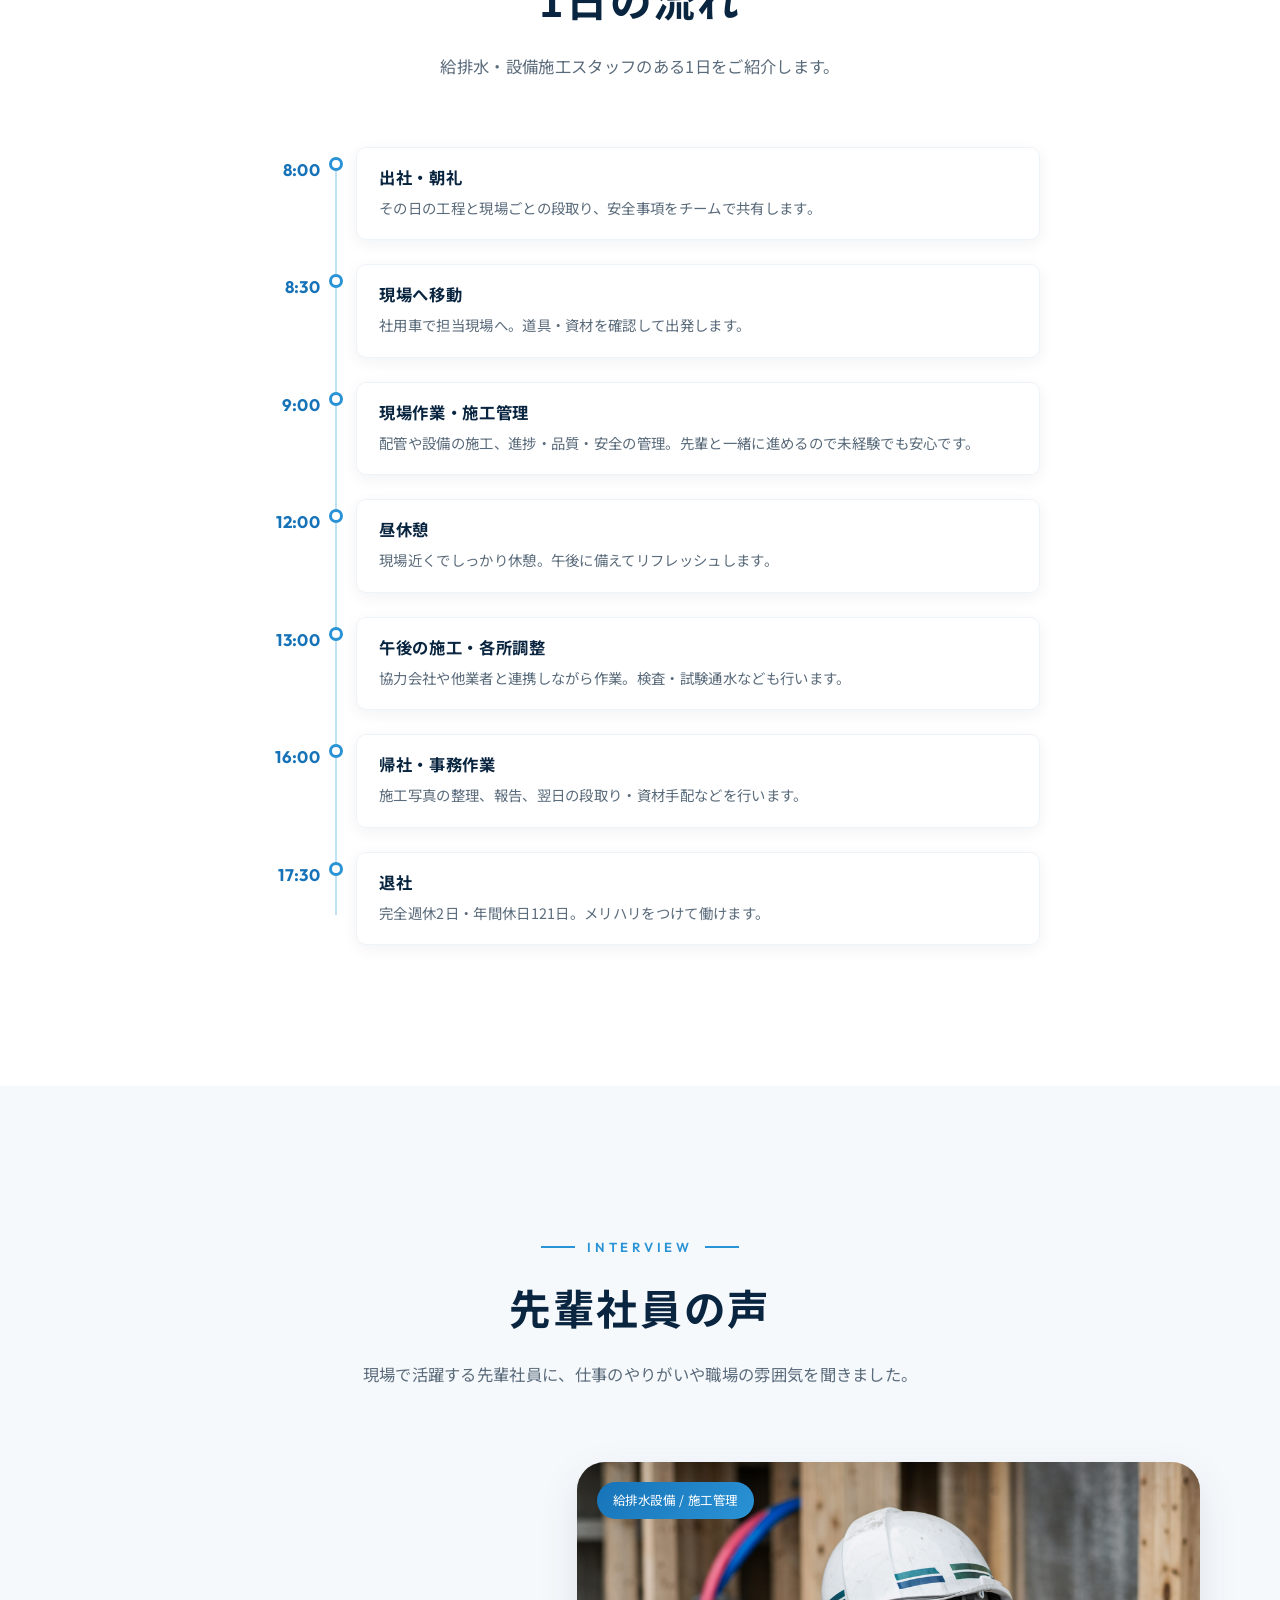
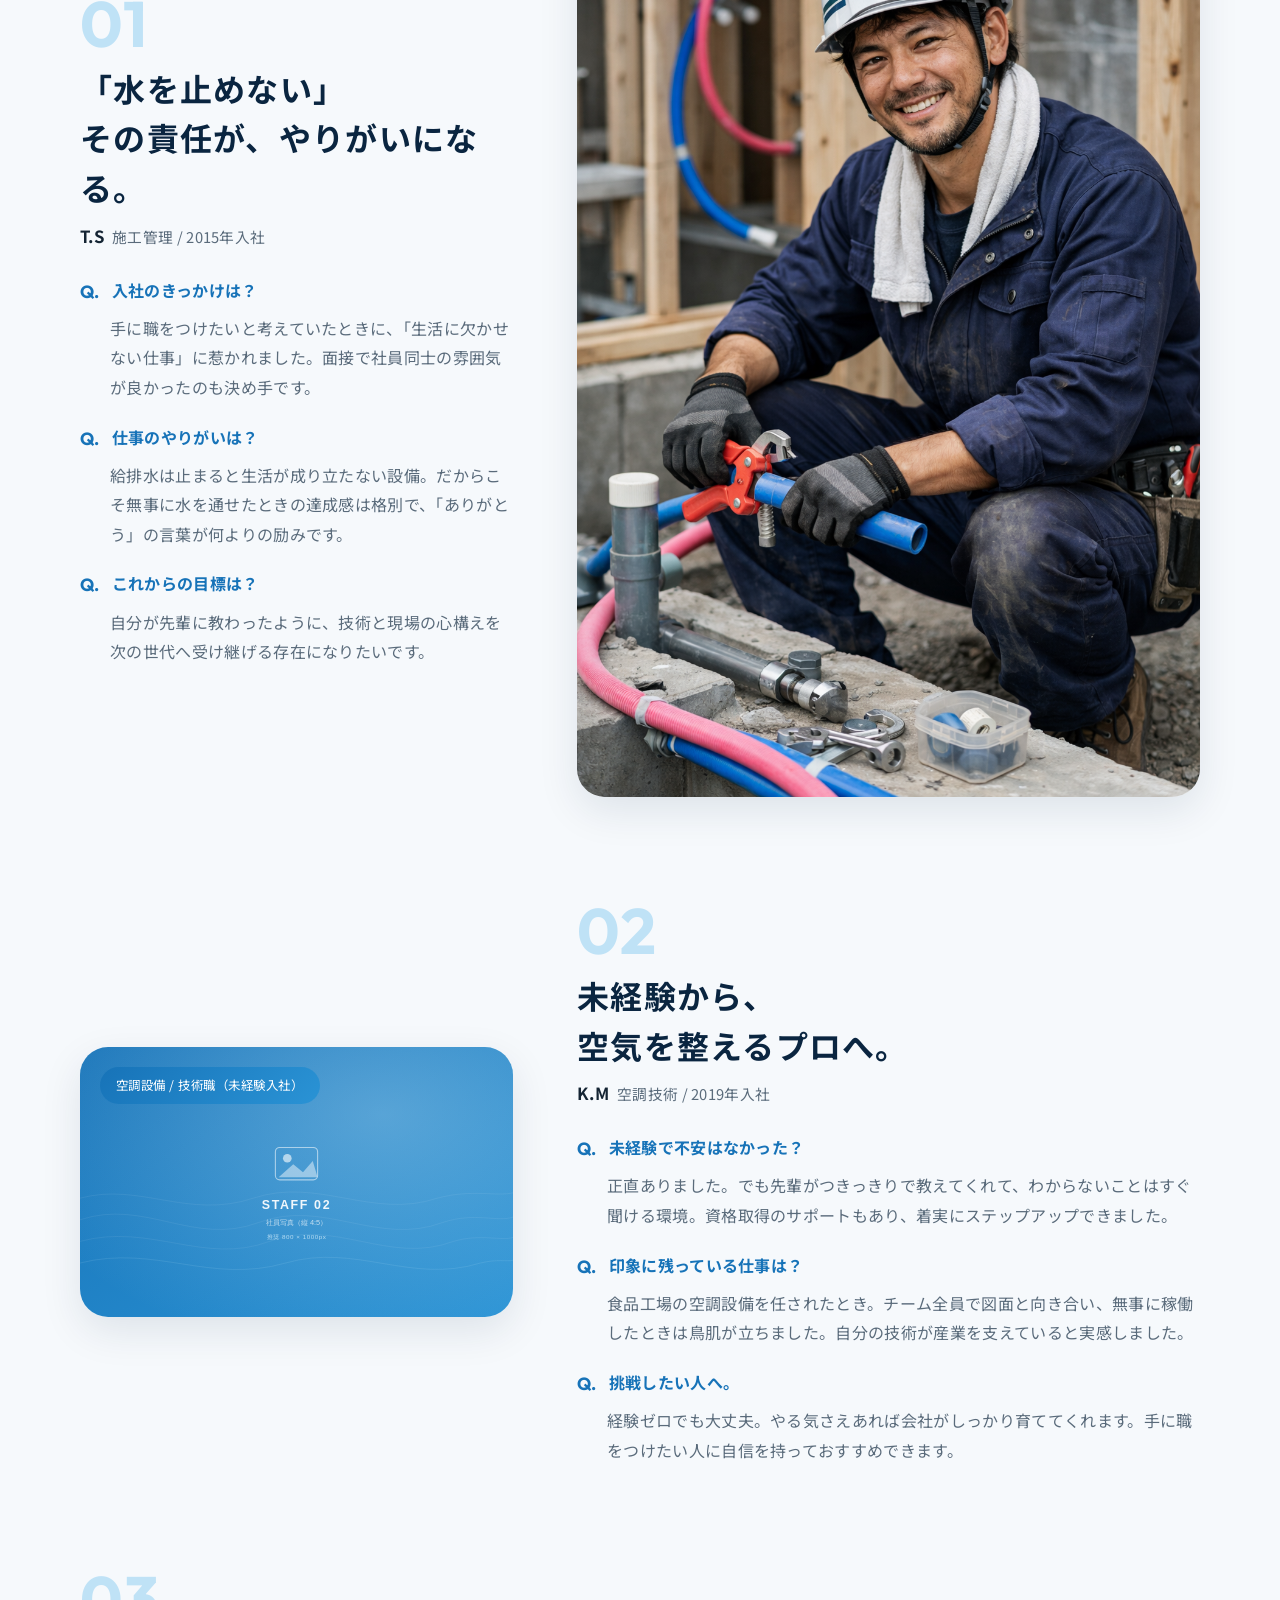
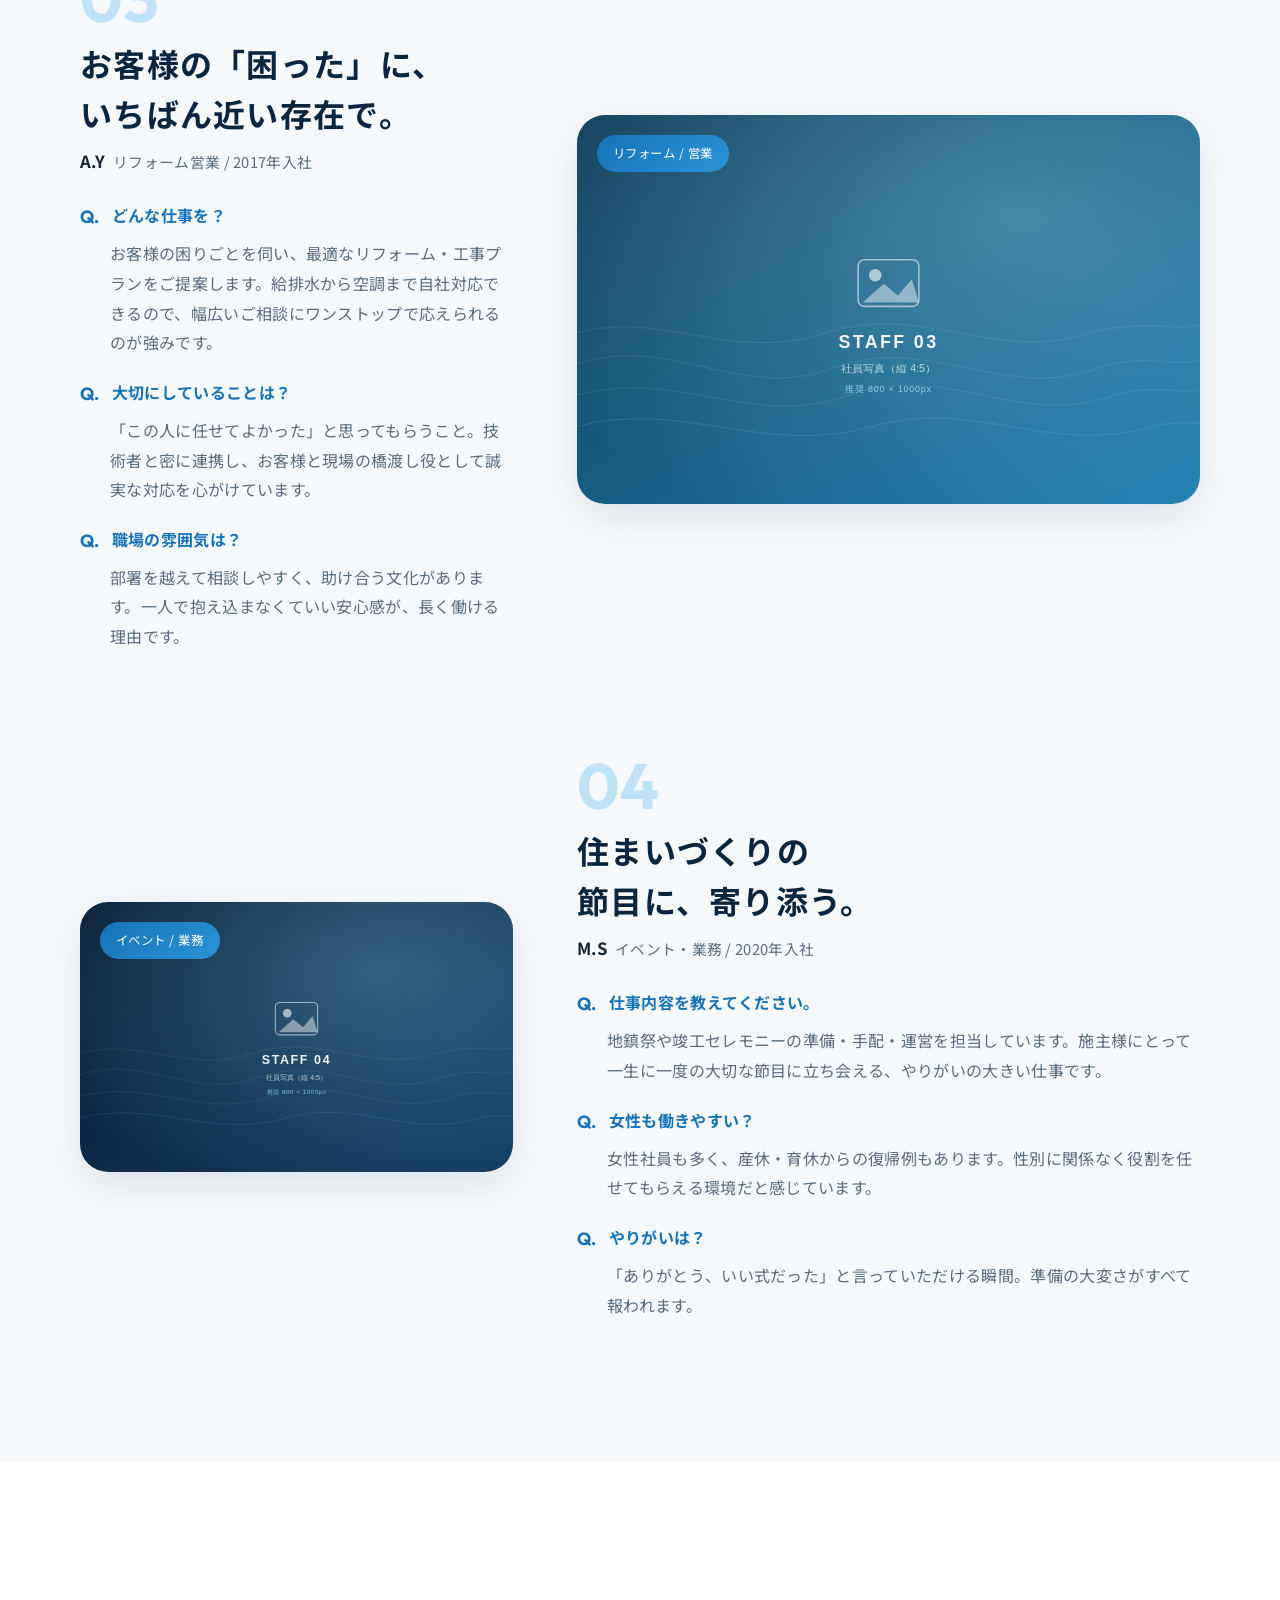
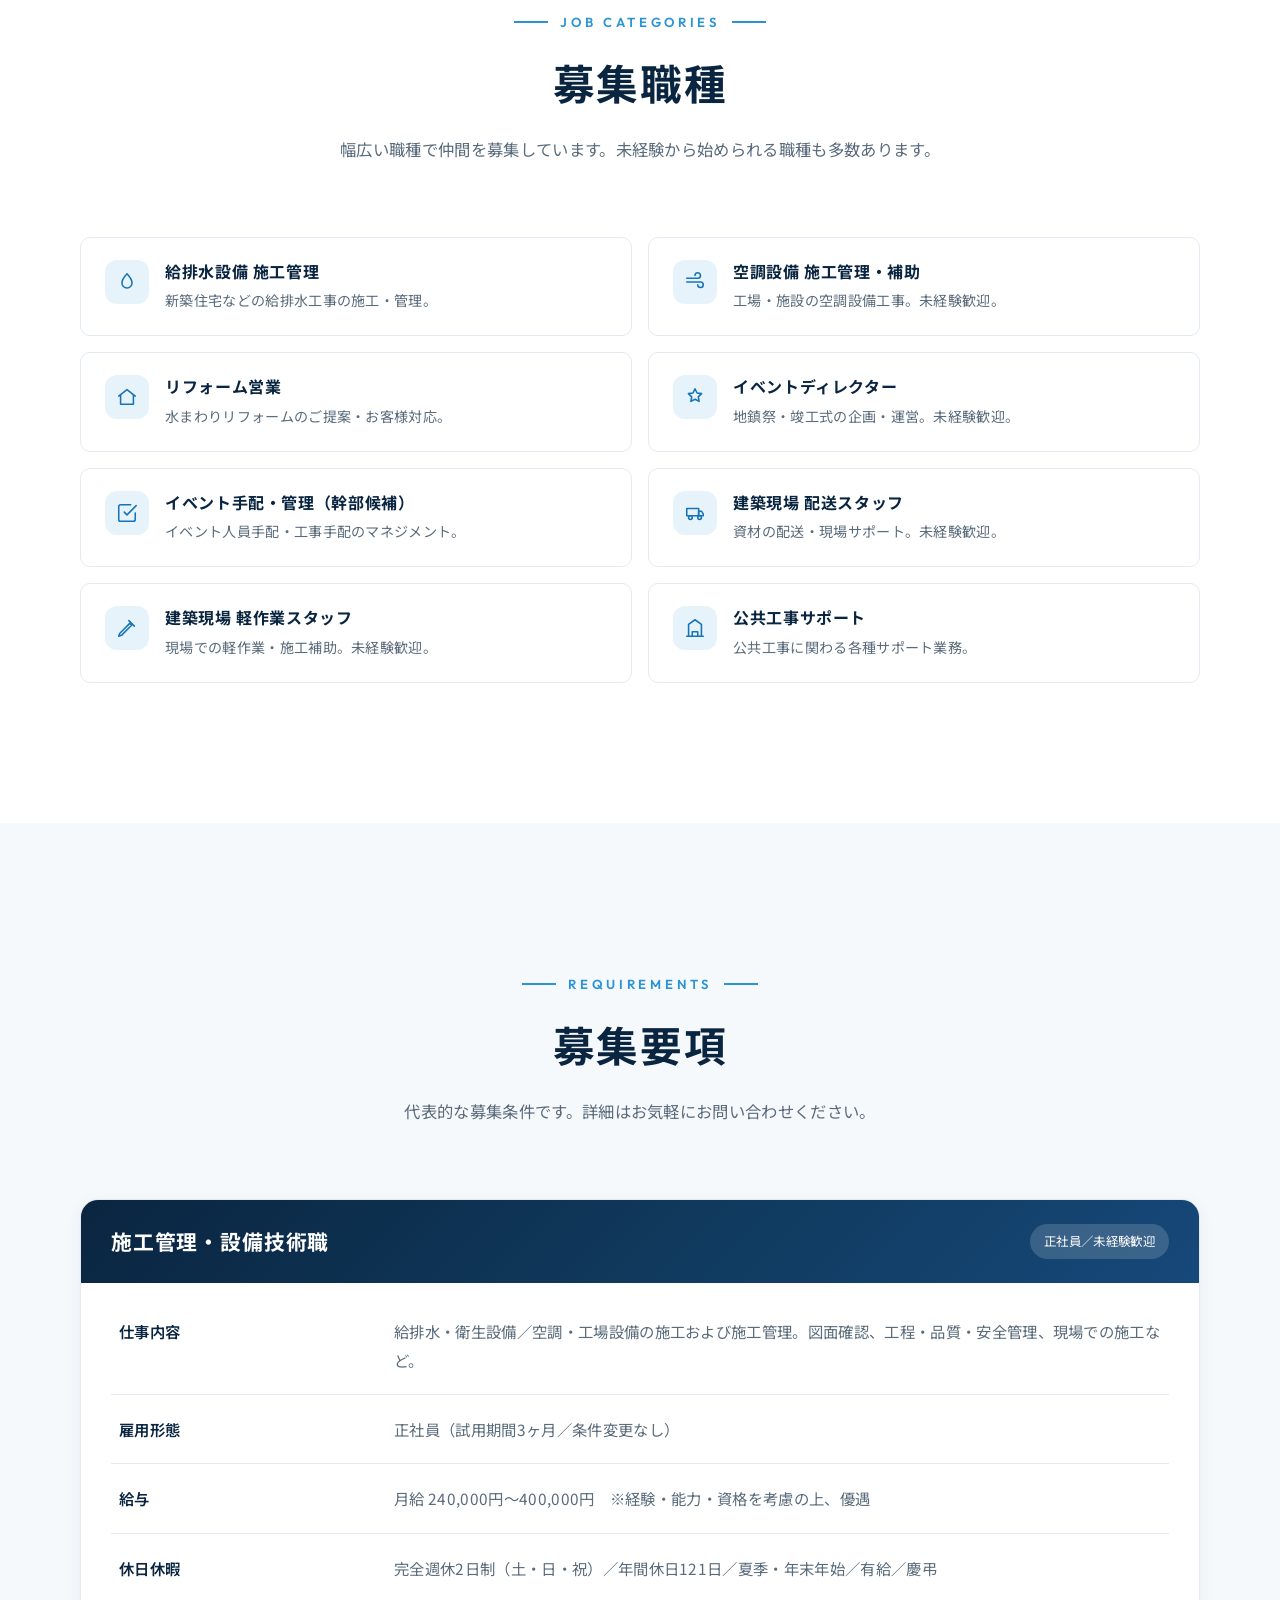
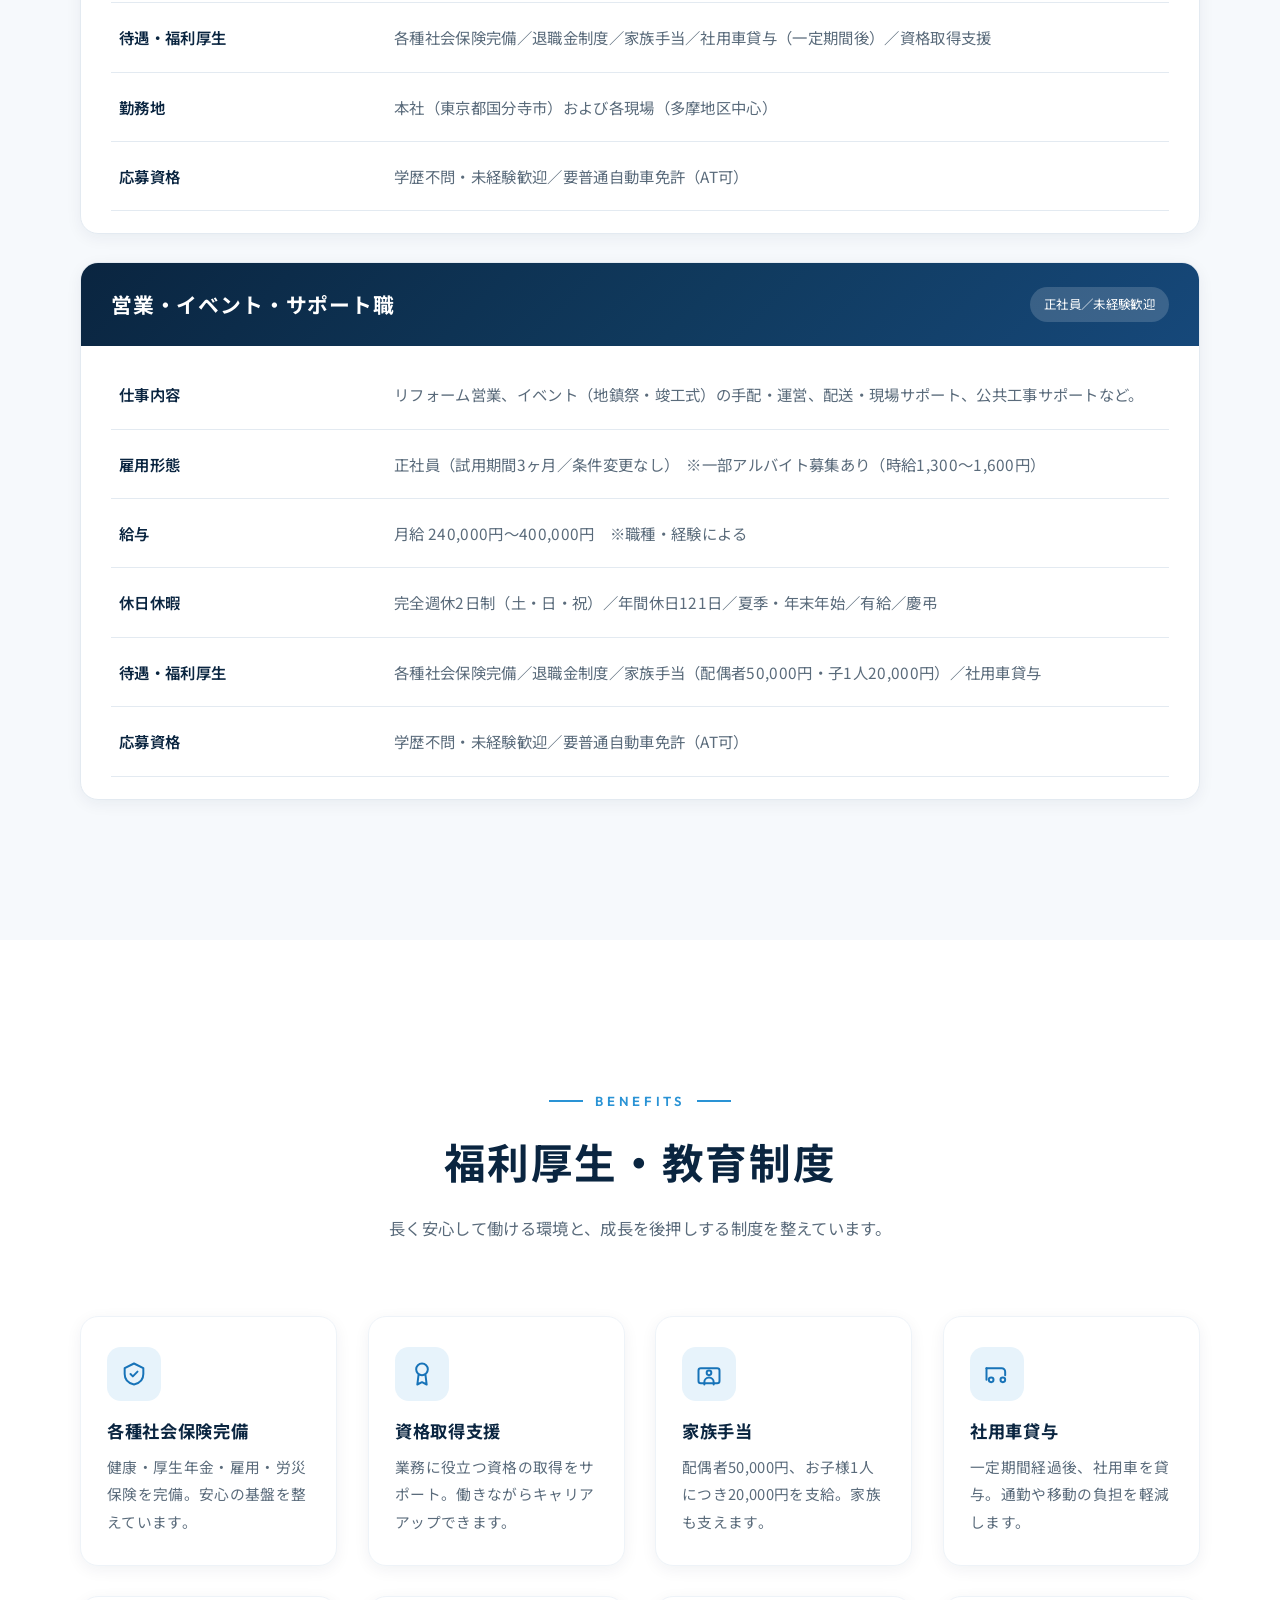
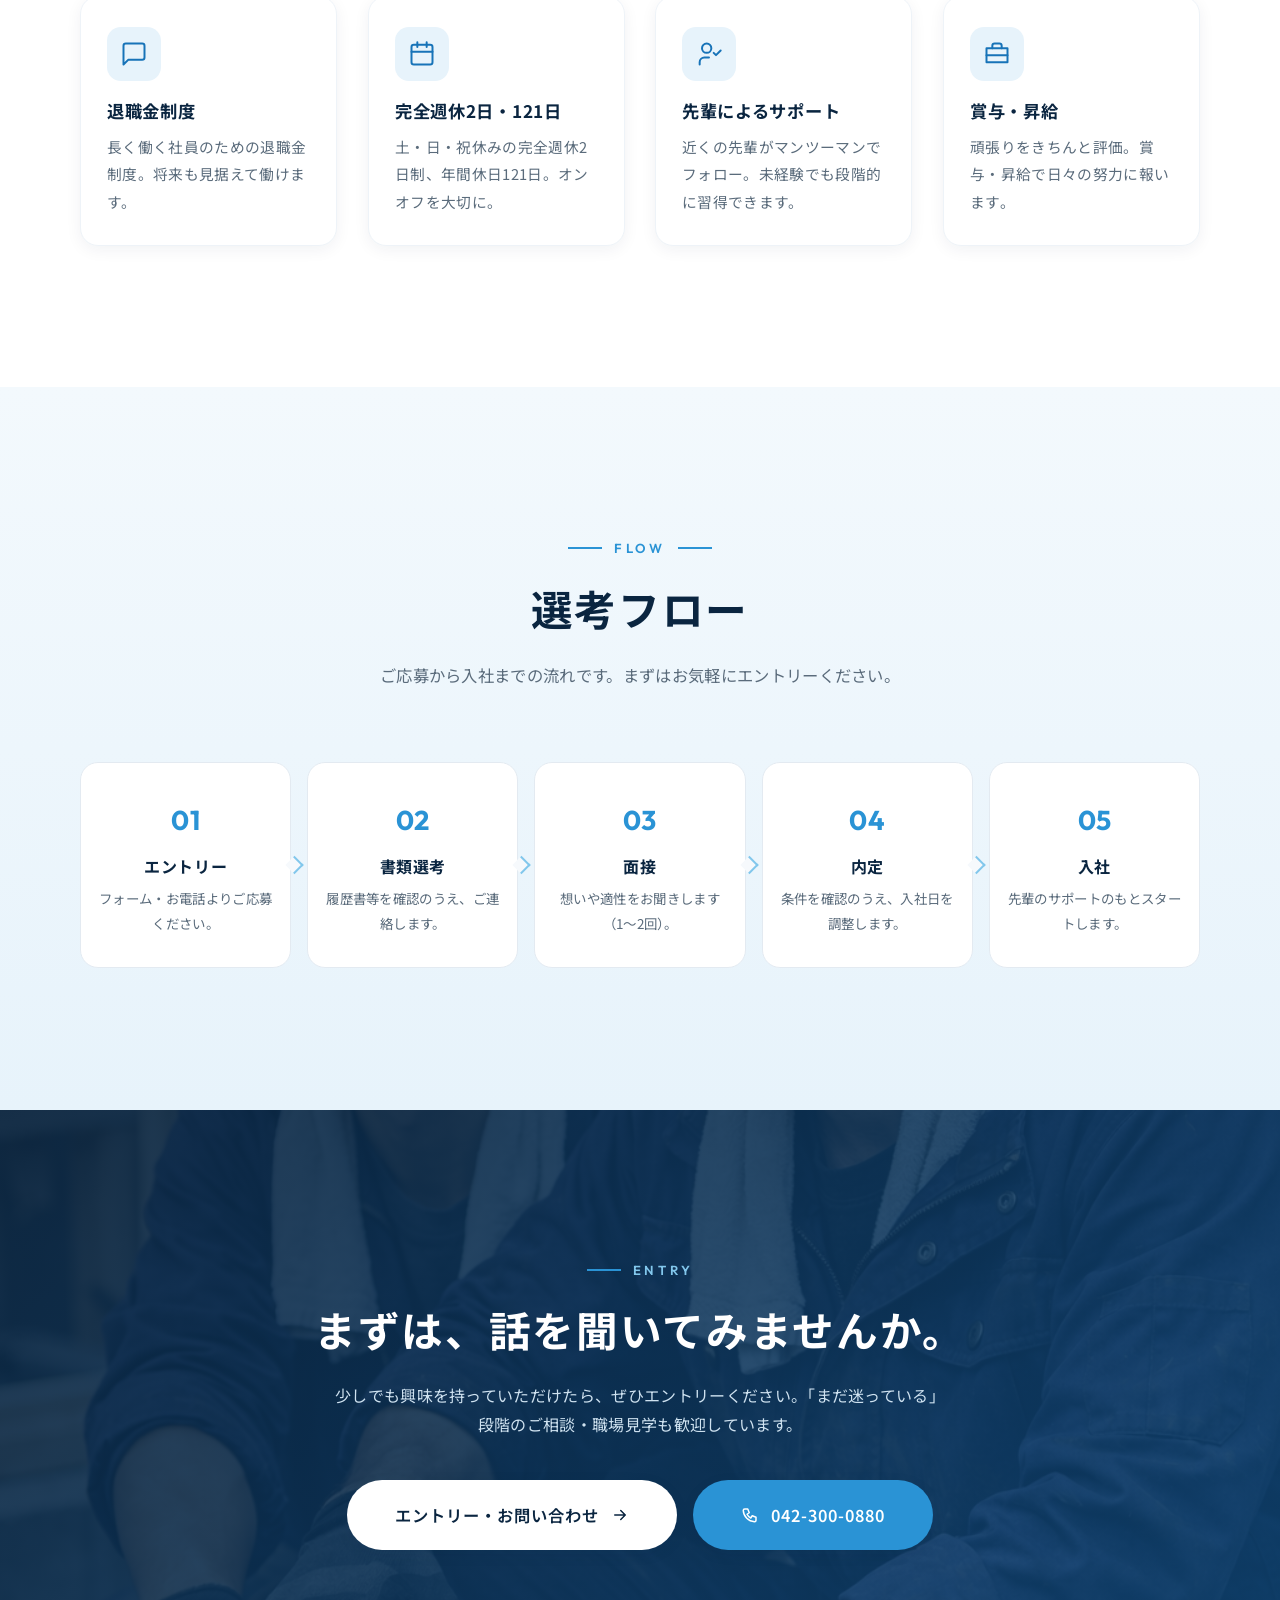
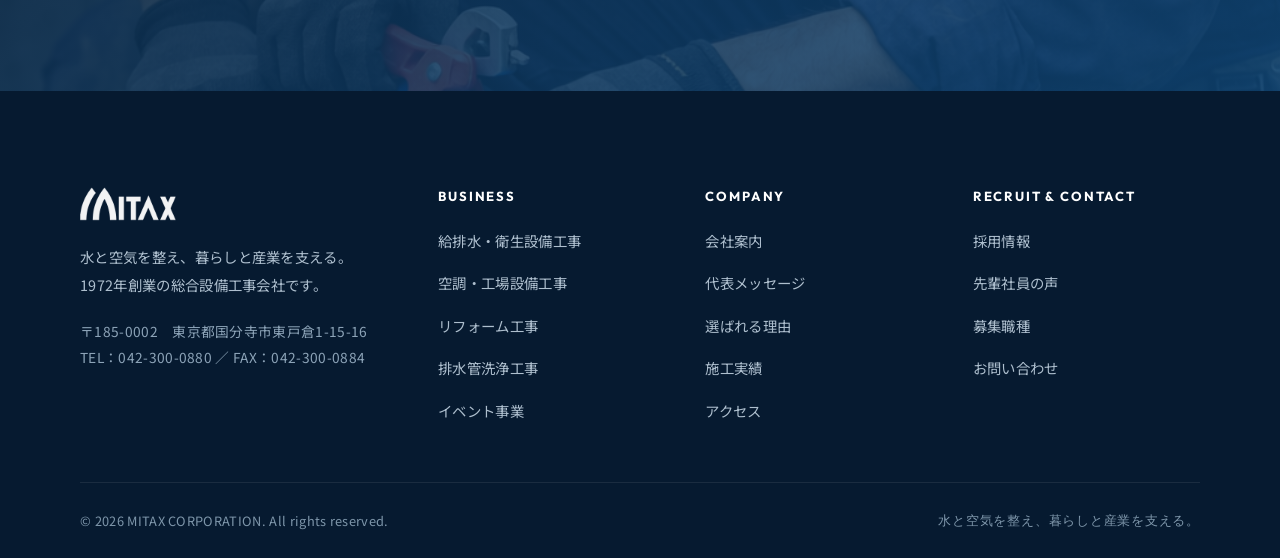
<file: recruit.html>
<!DOCTYPE html>
<html lang="ja">
<head>
<meta charset="UTF-8">
<meta name="viewport" content="width=device-width, initial-scale=1.0">
<title>採用情報｜株式会社ミタックス</title>
<meta name="description" content="株式会社ミタックスの採用情報。未経験歓迎・資格取得支援・年間休日121日・完全週休2日。平均勤続10年以上、女性も活躍する安定した職場で、水と空気の社会インフラを支える仲間を募集しています。先輩社員の声・1日の流れ・募集職種・働く環境を掲載。">
<meta name="theme-color" content="#0a2540">
<meta property="og:type" content="website">
<meta property="og:title" content="採用情報｜株式会社ミタックス">
<meta property="og:description" content="未経験歓迎・資格取得支援・年間休日121日。設立50年超の安定基盤で、水と空気の社会インフラを支える仲間を募集中。">
<meta property="og:image" content="assets/images/worker-team.png">
<link rel="icon" href="assets/images/favicon.svg" type="image/svg+xml">
<link rel="preconnect" href="https://fonts.googleapis.com">
<link rel="preconnect" href="https://fonts.gstatic.com" crossorigin>
<link href="https://fonts.googleapis.com/css2?family=Noto+Sans+JP:wght@400;500;700&family=Noto+Serif+JP:wght@600;700&family=Outfit:wght@500;600;700&display=swap" rel="stylesheet">
<link rel="stylesheet" href="css/style.css">
</head>
<body>

<header class="header">
  <div class="header__inner">
    <a href="index.html" class="logo" aria-label="株式会社ミタックス トップへ">
      <img class="logo__img" src="assets/images/logo.png" alt="株式会社ミタックス" width="256" height="91">
    </a>
    <nav class="nav" aria-label="メインナビゲーション">
      <a href="company.html" class="nav__link">会社案内</a>
      <a href="business.html" class="nav__link">事業内容</a>
      <a href="works.html" class="nav__link">施工実績</a>
      <a href="recruit.html" class="nav__link is-active">採用情報</a>
      <a href="contact.html" class="nav__cta">お問い合わせ</a>
    </nav>
    <button class="nav-toggle" type="button" aria-label="メニューを開く" aria-expanded="false"><span></span><span></span><span></span></button>
  </div>
</header>

<main>

<!-- ページヒーロー -->
<section class="page-hero">
  <div class="page-hero__bg"><img src="assets/images/worker-team.png" alt=""></div>
  <div class="page-hero__inner">
    <div class="container">
      <span class="page-hero__en">Recruit &nbsp;/&nbsp; 未来へ 〜若い力へ〜</span>
      <h1 class="page-hero__title">あなたの手で、<br>「当たり前」をつくる。</h1>
      <p class="page-hero__lead">設立50年超、さらなる飛躍のために、一緒に働く仲間を求めています。<br>未経験からでも、水と空気の社会インフラを支えるプロへ。</p>
    </div>
  </div>
</section>

<nav class="breadcrumb" aria-label="パンくずリスト">
  <div class="container"><ol><li><a href="index.html">ホーム</a></li><li>採用情報</li></ol></div>
</nav>

<!-- イントロ（採用理念） -->
<section class="section">
  <div class="container">
    <div class="lead-block reveal">
      <span class="sec-head__en" style="justify-content:center;">Our Philosophy</span>
      <h2 class="mt-s">大切にするのは、<br><span class="accent">人間力</span> ＝ コミュニケーション。</h2>
      <p>
        ミタックスの仕事は、決して華やかではないかもしれません。
        けれど、人々の暮らしと産業を足元から支える、確かな手応えのある仕事です。
        そして、それを支えているのは「人」。私たちは「誠実・謙虚・感謝」の心を何より大切にしています。
      </p>
      <p>
        だから、未経験でも大丈夫。近くの先輩がしっかりサポートし、資格取得も後押しします。
        平均勤続年数は10年以上、女性も多数活躍。長く安心して働ける環境を整えて、あなたの挑戦を待っています。
      </p>
    </div>
    <div class="pillset reveal">
      <span class="pill"><svg viewBox="0 0 24 24" fill="none" stroke="currentColor" stroke-width="2" stroke-linecap="round" stroke-linejoin="round"><path d="M20 6 9 17l-5-5"/></svg>未経験歓迎</span>
      <span class="pill"><svg viewBox="0 0 24 24" fill="none" stroke="currentColor" stroke-width="2" stroke-linecap="round" stroke-linejoin="round"><path d="M20 6 9 17l-5-5"/></svg>資格取得支援</span>
      <span class="pill"><svg viewBox="0 0 24 24" fill="none" stroke="currentColor" stroke-width="2" stroke-linecap="round" stroke-linejoin="round"><path d="M20 6 9 17l-5-5"/></svg>年間休日121日</span>
      <span class="pill"><svg viewBox="0 0 24 24" fill="none" stroke="currentColor" stroke-width="2" stroke-linecap="round" stroke-linejoin="round"><path d="M20 6 9 17l-5-5"/></svg>完全週休2日（土日祝）</span>
      <span class="pill"><svg viewBox="0 0 24 24" fill="none" stroke="currentColor" stroke-width="2" stroke-linecap="round" stroke-linejoin="round"><path d="M20 6 9 17l-5-5"/></svg>退職金制度</span>
      <span class="pill"><svg viewBox="0 0 24 24" fill="none" stroke="currentColor" stroke-width="2" stroke-linecap="round" stroke-linejoin="round"><path d="M20 6 9 17l-5-5"/></svg>各種手当あり</span>
    </div>
  </div>
</section>

<!-- 数字で見る働く環境 -->
<section class="section section--navy">
  <div class="container">
    <div class="sec-head sec-head--center reveal">
      <span class="sec-head__en">Numbers</span>
      <h2 class="sec-head__title">数字で見る、働く環境</h2>
      <p class="sec-head__lead">ミタックスの「働きやすさ」を数字でご紹介します。</p>
    </div>
    <div class="stats-grid">
      <div class="stat reveal d1"><div class="stat__num"><span data-count="10">0</span><span class="unit">年<span class="plus">+</span></span></div><div class="stat__label">平均勤続年数</div><div class="stat__en">Average Tenure</div></div>
      <div class="stat reveal d2"><div class="stat__num"><span data-count="35">0</span><span class="unit">%</span></div><div class="stat__label">女性社員比率<small style="display:block;font-size:.7rem;opacity:.7;">（業界平均10%以下）</small></div><div class="stat__en">Female Ratio</div></div>
      <div class="stat reveal d3"><div class="stat__num"><span data-count="121">0</span><span class="unit">日</span></div><div class="stat__label">年間休日</div><div class="stat__en">Annual Holidays</div></div>
      <div class="stat reveal d4"><div class="stat__num"><span data-count="45">0</span><span class="unit">名</span></div><div class="stat__label">従業員数</div><div class="stat__en">Employees</div></div>
    </div>
  </div>
</section>

<!-- 働く魅力 -->
<section class="section section--sky">
  <div class="container">
    <div class="sec-head sec-head--center reveal">
      <span class="sec-head__en">Our Strengths</span>
      <h2 class="sec-head__title">ミタックスで働く魅力</h2>
    </div>
    <div class="grid grid--4">
      <div class="reason-card reveal d1">
        <span class="reason-card__no">POINT 01</span>
        <span class="reason-card__icon"><svg viewBox="0 0 24 24" fill="none" stroke="currentColor" stroke-width="1.7" stroke-linecap="round" stroke-linejoin="round"><path d="M12 3l9 5-9 5-9-5z"/><path d="M21 8v5"/><path d="M7 11v4c0 1.5 2.5 3 5 3s5-1.5 5-3v-4"/></svg></span>
        <h3 class="reason-card__title">未経験から<br>育つ環境</h3>
        <p class="reason-card__text">多くの職種で未経験歓迎。近くの先輩がマンツーマンでサポートし、資格取得も後押し。学歴・経験を問わずプロへ成長できます。</p>
      </div>
      <div class="reason-card reveal d2">
        <span class="reason-card__no">POINT 02</span>
        <span class="reason-card__icon"><svg viewBox="0 0 24 24" fill="none" stroke="currentColor" stroke-width="1.7" stroke-linecap="round" stroke-linejoin="round"><path d="M4 20V9l8-5 8 5v11"/><path d="M4 20h16"/><path d="M9 20v-5h6v5"/></svg></span>
        <h3 class="reason-card__title">設立50年超の<br>安定基盤</h3>
        <p class="reason-card__text">景気に左右されにくい社会インフラ事業。積水ハウス様など大手との継続取引が、安心して働ける土台です。</p>
      </div>
      <div class="reason-card reveal d3">
        <span class="reason-card__no">POINT 03</span>
        <span class="reason-card__icon"><svg viewBox="0 0 24 24" fill="none" stroke="currentColor" stroke-width="1.7" stroke-linecap="round" stroke-linejoin="round"><circle cx="9" cy="8" r="3"/><circle cx="17" cy="10" r="2.5"/><path d="M3 19c0-3 2.7-5 6-5s6 2 6 5"/><path d="M15.5 19c0-2 1-3.5 3-3.5s3 1.5 3 3.5"/></svg></span>
        <h3 class="reason-card__title">誰もが活躍<br>できる職場</h3>
        <p class="reason-card__text">女性社員比率35%（業界平均10%以下）。ベテランも多く、世代や性別を越えて支え合う、風通しの良い社風です。</p>
      </div>
      <div class="reason-card reveal d4">
        <span class="reason-card__no">POINT 04</span>
        <span class="reason-card__icon"><svg viewBox="0 0 24 24" fill="none" stroke="currentColor" stroke-width="1.7" stroke-linecap="round" stroke-linejoin="round"><path d="M12 3s6 6.5 6 11a6 6 0 0 1-12 0C6 9.5 12 3 12 3Z"/><path d="M9 14a3 3 0 0 0 3 3"/></svg></span>
        <h3 class="reason-card__title">社会インフラを<br>担う誇り</h3>
        <p class="reason-card__text">水と空気は、暮らしと産業に欠かせないライフライン。自分の仕事が社会の役に立つ実感が、日々の誇りになります。</p>
      </div>
    </div>
  </div>
</section>

<!-- 1日の流れ -->
<section class="section">
  <div class="container">
    <div class="sec-head sec-head--center reveal">
      <span class="sec-head__en">A Day</span>
      <h2 class="sec-head__title">1日の流れ</h2>
      <p class="sec-head__lead">給排水・設備施工スタッフのある1日をご紹介します。</p>
    </div>
    <div class="daily reveal">
      <div class="daily__item"><div class="daily__time">8:00</div><div class="daily__c"><h4>出社・朝礼</h4><p>その日の工程と現場ごとの段取り、安全事項をチームで共有します。</p></div></div>
      <div class="daily__item"><div class="daily__time">8:30</div><div class="daily__c"><h4>現場へ移動</h4><p>社用車で担当現場へ。道具・資材を確認して出発します。</p></div></div>
      <div class="daily__item"><div class="daily__time">9:00</div><div class="daily__c"><h4>現場作業・施工管理</h4><p>配管や設備の施工、進捗・品質・安全の管理。先輩と一緒に進めるので未経験でも安心です。</p></div></div>
      <div class="daily__item"><div class="daily__time">12:00</div><div class="daily__c"><h4>昼休憩</h4><p>現場近くでしっかり休憩。午後に備えてリフレッシュします。</p></div></div>
      <div class="daily__item"><div class="daily__time">13:00</div><div class="daily__c"><h4>午後の施工・各所調整</h4><p>協力会社や他業者と連携しながら作業。検査・試験通水なども行います。</p></div></div>
      <div class="daily__item"><div class="daily__time">16:00</div><div class="daily__c"><h4>帰社・事務作業</h4><p>施工写真の整理、報告、翌日の段取り・資材手配などを行います。</p></div></div>
      <div class="daily__item"><div class="daily__time">17:30</div><div class="daily__c"><h4>退社</h4><p>完全週休2日・年間休日121日。メリハリをつけて働けます。</p></div></div>
    </div>
  </div>
</section>

<!-- 先輩社員の声 -->
<section class="section section--paper" id="interview">
  <div class="container">
    <div class="sec-head sec-head--center reveal">
      <span class="sec-head__en">Interview</span>
      <h2 class="sec-head__title">先輩社員の声</h2>
      <p class="sec-head__lead">現場で活躍する先輩社員に、仕事のやりがいや職場の雰囲気を聞きました。</p>
    </div>

    <article class="iv reveal">
      <div class="iv__media"><img src="assets/images/worker-suido.png" alt="先輩社員"><span class="iv__cat">給排水設備 / 施工管理</span></div>
      <div class="iv__text">
        <div class="iv__num">01</div>
        <h3 class="iv__catch">「水を止めない」<br>その責任が、やりがいになる。</h3>
        <p class="iv__person"><strong>T.S</strong>施工管理 / 2015年入社</p>
        <div class="iv__qa">
          <div><p class="iv__q"><span class="mark">Q.</span>入社のきっかけは？</p><p class="iv__a">手に職をつけたいと考えていたときに、「生活に欠かせない仕事」に惹かれました。面接で社員同士の雰囲気が良かったのも決め手です。</p></div>
          <div><p class="iv__q"><span class="mark">Q.</span>仕事のやりがいは？</p><p class="iv__a">給排水は止まると生活が成り立たない設備。だからこそ無事に水を通せたときの達成感は格別で、「ありがとう」の言葉が何よりの励みです。</p></div>
          <div><p class="iv__q"><span class="mark">Q.</span>これからの目標は？</p><p class="iv__a">自分が先輩に教わったように、技術と現場の心構えを次の世代へ受け継げる存在になりたいです。</p></div>
        </div>
      </div>
    </article>

    <article class="iv reveal">
      <div class="iv__media"><img src="assets/images/person-2.svg" alt="先輩社員"><span class="iv__cat">空調設備 / 技術職（未経験入社）</span></div>
      <div class="iv__text">
        <div class="iv__num">02</div>
        <h3 class="iv__catch">未経験から、<br>空気を整えるプロへ。</h3>
        <p class="iv__person"><strong>K.M</strong>空調技術 / 2019年入社</p>
        <div class="iv__qa">
          <div><p class="iv__q"><span class="mark">Q.</span>未経験で不安はなかった？</p><p class="iv__a">正直ありました。でも先輩がつきっきりで教えてくれて、わからないことはすぐ聞ける環境。資格取得のサポートもあり、着実にステップアップできました。</p></div>
          <div><p class="iv__q"><span class="mark">Q.</span>印象に残っている仕事は？</p><p class="iv__a">食品工場の空調設備を任されたとき。チーム全員で図面と向き合い、無事に稼働したときは鳥肌が立ちました。自分の技術が産業を支えていると実感しました。</p></div>
          <div><p class="iv__q"><span class="mark">Q.</span>挑戦したい人へ。</p><p class="iv__a">経験ゼロでも大丈夫。やる気さえあれば会社がしっかり育ててくれます。手に職をつけたい人に自信を持っておすすめできます。</p></div>
        </div>
      </div>
    </article>

    <article class="iv reveal">
      <div class="iv__media"><img src="assets/images/person-3.svg" alt="先輩社員"><span class="iv__cat">リフォーム / 営業</span></div>
      <div class="iv__text">
        <div class="iv__num">03</div>
        <h3 class="iv__catch">お客様の「困った」に、<br>いちばん近い存在で。</h3>
        <p class="iv__person"><strong>A.Y</strong>リフォーム営業 / 2017年入社</p>
        <div class="iv__qa">
          <div><p class="iv__q"><span class="mark">Q.</span>どんな仕事を？</p><p class="iv__a">お客様の困りごとを伺い、最適なリフォーム・工事プランをご提案します。給排水から空調まで自社対応できるので、幅広いご相談にワンストップで応えられるのが強みです。</p></div>
          <div><p class="iv__q"><span class="mark">Q.</span>大切にしていることは？</p><p class="iv__a">「この人に任せてよかった」と思ってもらうこと。技術者と密に連携し、お客様と現場の橋渡し役として誠実な対応を心がけています。</p></div>
          <div><p class="iv__q"><span class="mark">Q.</span>職場の雰囲気は？</p><p class="iv__a">部署を越えて相談しやすく、助け合う文化があります。一人で抱え込まなくていい安心感が、長く働ける理由です。</p></div>
        </div>
      </div>
    </article>

    <article class="iv reveal">
      <div class="iv__media"><img src="assets/images/person-4.svg" alt="先輩社員"><span class="iv__cat">イベント / 業務</span></div>
      <div class="iv__text">
        <div class="iv__num">04</div>
        <h3 class="iv__catch">住まいづくりの<br>節目に、寄り添う。</h3>
        <p class="iv__person"><strong>M.S</strong>イベント・業務 / 2020年入社</p>
        <div class="iv__qa">
          <div><p class="iv__q"><span class="mark">Q.</span>仕事内容を教えてください。</p><p class="iv__a">地鎮祭や竣工セレモニーの準備・手配・運営を担当しています。施主様にとって一生に一度の大切な節目に立ち会える、やりがいの大きい仕事です。</p></div>
          <div><p class="iv__q"><span class="mark">Q.</span>女性も働きやすい？</p><p class="iv__a">女性社員も多く、産休・育休からの復帰例もあります。性別に関係なく役割を任せてもらえる環境だと感じています。</p></div>
          <div><p class="iv__q"><span class="mark">Q.</span>やりがいは？</p><p class="iv__a">「ありがとう、いい式だった」と言っていただける瞬間。準備の大変さがすべて報われます。</p></div>
        </div>
      </div>
    </article>
  </div>
</section>

<!-- 募集職種 -->
<section class="section" id="jobs">
  <div class="container">
    <div class="sec-head sec-head--center reveal">
      <span class="sec-head__en">Job Categories</span>
      <h2 class="sec-head__title">募集職種</h2>
      <p class="sec-head__lead">幅広い職種で仲間を募集しています。未経験から始められる職種も多数あります。</p>
    </div>
    <div class="jobtypes reveal">
      <div class="jobtype"><span class="jobtype__ic"><svg viewBox="0 0 24 24" fill="none" stroke="currentColor" stroke-width="1.7" stroke-linecap="round" stroke-linejoin="round"><path d="M12 3s5.5 6 5.5 10a5.5 5.5 0 0 1-11 0C6.5 9 12 3 12 3Z"/></svg></span><div><h4>給排水設備 施工管理</h4><p>新築住宅などの給排水工事の施工・管理。</p></div></div>
      <div class="jobtype"><span class="jobtype__ic"><svg viewBox="0 0 24 24" fill="none" stroke="currentColor" stroke-width="1.7" stroke-linecap="round" stroke-linejoin="round"><path d="M3 8h12a3 3 0 1 0-3-3"/><path d="M3 12h15a3 3 0 1 1-3 3"/></svg></span><div><h4>空調設備 施工管理・補助</h4><p>工場・施設の空調設備工事。未経験歓迎。</p></div></div>
      <div class="jobtype"><span class="jobtype__ic"><svg viewBox="0 0 24 24" fill="none" stroke="currentColor" stroke-width="1.7" stroke-linecap="round" stroke-linejoin="round"><path d="M3 11l9-7 9 7"/><path d="M5 9.5V20h14V9.5"/></svg></span><div><h4>リフォーム営業</h4><p>水まわりリフォームのご提案・お客様対応。</p></div></div>
      <div class="jobtype"><span class="jobtype__ic"><svg viewBox="0 0 24 24" fill="none" stroke="currentColor" stroke-width="1.7" stroke-linecap="round" stroke-linejoin="round"><path d="M12 3l2.2 4.6 5 .7-3.6 3.5.9 5-4.5-2.4L7.5 16.8l.9-5L4.8 8.3l5-.7z"/></svg></span><div><h4>イベントディレクター</h4><p>地鎮祭・竣工式の企画・運営。未経験歓迎。</p></div></div>
      <div class="jobtype"><span class="jobtype__ic"><svg viewBox="0 0 24 24" fill="none" stroke="currentColor" stroke-width="1.7" stroke-linecap="round" stroke-linejoin="round"><path d="M9 11l3 3L22 4"/><path d="M21 12v7a2 2 0 0 1-2 2H5a2 2 0 0 1-2-2V5a2 2 0 0 1 2-2h11"/></svg></span><div><h4>イベント手配・管理（幹部候補）</h4><p>イベント人員手配・工事手配のマネジメント。</p></div></div>
      <div class="jobtype"><span class="jobtype__ic"><svg viewBox="0 0 24 24" fill="none" stroke="currentColor" stroke-width="1.7" stroke-linecap="round" stroke-linejoin="round"><path d="M3 7h13v8H3z"/><path d="M16 10h3l2 3v2h-5z"/><circle cx="7" cy="17" r="2"/><circle cx="17" cy="17" r="2"/></svg></span><div><h4>建築現場 配送スタッフ</h4><p>資材の配送・現場サポート。未経験歓迎。</p></div></div>
      <div class="jobtype"><span class="jobtype__ic"><svg viewBox="0 0 24 24" fill="none" stroke="currentColor" stroke-width="1.7" stroke-linecap="round" stroke-linejoin="round"><path d="M14 4l6 6"/><path d="M3 21l3-1 11-11-2-2L4 18z"/></svg></span><div><h4>建築現場 軽作業スタッフ</h4><p>現場での軽作業・施工補助。未経験歓迎。</p></div></div>
      <div class="jobtype"><span class="jobtype__ic"><svg viewBox="0 0 24 24" fill="none" stroke="currentColor" stroke-width="1.7" stroke-linecap="round" stroke-linejoin="round"><path d="M3 21h18"/><path d="M5 21V8l7-5 7 5v13"/><path d="M9 21v-5h6v5"/></svg></span><div><h4>公共工事サポート</h4><p>公共工事に関わる各種サポート業務。</p></div></div>
    </div>
  </div>
</section>

<!-- 募集要項 -->
<section class="section section--paper" id="requirements">
  <div class="container">
    <div class="sec-head sec-head--center reveal">
      <span class="sec-head__en">Requirements</span>
      <h2 class="sec-head__title">募集要項</h2>
      <p class="sec-head__lead">代表的な募集条件です。詳細はお気軽にお問い合わせください。</p>
    </div>

    <div class="job reveal">
      <div class="job__head"><h3>施工管理・設備技術職</h3><span class="job__tag">正社員／未経験歓迎</span></div>
      <div class="job__body">
        <table class="profile-table"><tbody>
          <tr><th>仕事内容</th><td>給排水・衛生設備／空調・工場設備の施工および施工管理。図面確認、工程・品質・安全管理、現場での施工など。</td></tr>
          <tr><th>雇用形態</th><td>正社員（試用期間3ヶ月／条件変更なし）</td></tr>
          <tr><th>給与</th><td>月給 240,000円〜400,000円　※経験・能力・資格を考慮の上、優遇</td></tr>
          <tr><th>休日休暇</th><td>完全週休2日制（土・日・祝）／年間休日121日／夏季・年末年始／有給／慶弔</td></tr>
          <tr><th>待遇・福利厚生</th><td>各種社会保険完備／退職金制度／家族手当／社用車貸与（一定期間後）／資格取得支援</td></tr>
          <tr><th>勤務地</th><td>本社（東京都国分寺市）および各現場（多摩地区中心）</td></tr>
          <tr><th>応募資格</th><td>学歴不問・未経験歓迎／要普通自動車免許（AT可）</td></tr>
        </tbody></table>
      </div>
    </div>

    <div class="job reveal">
      <div class="job__head"><h3>営業・イベント・サポート職</h3><span class="job__tag">正社員／未経験歓迎</span></div>
      <div class="job__body">
        <table class="profile-table"><tbody>
          <tr><th>仕事内容</th><td>リフォーム営業、イベント（地鎮祭・竣工式）の手配・運営、配送・現場サポート、公共工事サポートなど。</td></tr>
          <tr><th>雇用形態</th><td>正社員（試用期間3ヶ月／条件変更なし）　※一部アルバイト募集あり（時給1,300〜1,600円）</td></tr>
          <tr><th>給与</th><td>月給 240,000円〜400,000円　※職種・経験による</td></tr>
          <tr><th>休日休暇</th><td>完全週休2日制（土・日・祝）／年間休日121日／夏季・年末年始／有給／慶弔</td></tr>
          <tr><th>待遇・福利厚生</th><td>各種社会保険完備／退職金制度／家族手当（配偶者50,000円・子1人20,000円）／社用車貸与</td></tr>
          <tr><th>応募資格</th><td>学歴不問・未経験歓迎／要普通自動車免許（AT可）</td></tr>
        </tbody></table>
      </div>
    </div>
  </div>
</section>

<!-- 福利厚生 -->
<section class="section">
  <div class="container">
    <div class="sec-head sec-head--center reveal">
      <span class="sec-head__en">Benefits</span>
      <h2 class="sec-head__title">福利厚生・教育制度</h2>
      <p class="sec-head__lead">長く安心して働ける環境と、成長を後押しする制度を整えています。</p>
    </div>
    <div class="grid grid--4">
      <div class="benefit reveal d1"><span class="benefit__icon"><svg viewBox="0 0 24 24" fill="none" stroke="currentColor" stroke-width="1.7" stroke-linecap="round" stroke-linejoin="round"><path d="M12 3l8 4v5c0 5-3.5 8-8 9-4.5-1-8-4-8-9V7z"/><path d="M9 12l2 2 4-4"/></svg></span><h3>各種社会保険完備</h3><p>健康・厚生年金・雇用・労災保険を完備。安心の基盤を整えています。</p></div>
      <div class="benefit reveal d2"><span class="benefit__icon"><svg viewBox="0 0 24 24" fill="none" stroke="currentColor" stroke-width="1.7" stroke-linecap="round" stroke-linejoin="round"><circle cx="12" cy="8" r="5"/><path d="M9 13l-1 8 4-2 4 2-1-8"/></svg></span><h3>資格取得支援</h3><p>業務に役立つ資格の取得をサポート。働きながらキャリアアップできます。</p></div>
      <div class="benefit reveal d3"><span class="benefit__icon"><svg viewBox="0 0 24 24" fill="none" stroke="currentColor" stroke-width="1.7" stroke-linecap="round" stroke-linejoin="round"><rect x="3" y="7" width="18" height="13" rx="2"/><path d="M16 21v-2a4 4 0 0 0-8 0v2"/><circle cx="12" cy="11" r="2"/></svg></span><h3>家族手当</h3><p>配偶者50,000円、お子様1人につき20,000円を支給。家族も支えます。</p></div>
      <div class="benefit reveal d4"><span class="benefit__icon"><svg viewBox="0 0 24 24" fill="none" stroke="currentColor" stroke-width="1.7" stroke-linecap="round" stroke-linejoin="round"><path d="M3 7h13a3 3 0 0 1 3 3v3"/><circle cx="7" cy="17" r="2"/><circle cx="17" cy="17" r="2"/><path d="M3 7v10"/></svg></span><h3>社用車貸与</h3><p>一定期間経過後、社用車を貸与。通勤や移動の負担を軽減します。</p></div>
      <div class="benefit reveal d1"><span class="benefit__icon"><svg viewBox="0 0 24 24" fill="none" stroke="currentColor" stroke-width="1.7" stroke-linecap="round" stroke-linejoin="round"><path d="M21 15a2 2 0 0 1-2 2H7l-4 4V5a2 2 0 0 1 2-2h14a2 2 0 0 1 2 2z"/></svg></span><h3>退職金制度</h3><p>長く働く社員のための退職金制度。将来も見据えて働けます。</p></div>
      <div class="benefit reveal d2"><span class="benefit__icon"><svg viewBox="0 0 24 24" fill="none" stroke="currentColor" stroke-width="1.7" stroke-linecap="round" stroke-linejoin="round"><rect x="3" y="4" width="18" height="17" rx="2"/><path d="M8 2v4M16 2v4M3 10h18"/></svg></span><h3>完全週休2日・121日</h3><p>土・日・祝休みの完全週休2日制、年間休日121日。オンオフを大切に。</p></div>
      <div class="benefit reveal d3"><span class="benefit__icon"><svg viewBox="0 0 24 24" fill="none" stroke="currentColor" stroke-width="1.7" stroke-linecap="round" stroke-linejoin="round"><path d="M4 21v-2a4 4 0 0 1 4-4h4M14 7a4 4 0 1 0-8 0 4 4 0 0 0 8 0z"/><path d="M16 11l2 2 4-4"/></svg></span><h3>先輩によるサポート</h3><p>近くの先輩がマンツーマンでフォロー。未経験でも段階的に習得できます。</p></div>
      <div class="benefit reveal d4"><span class="benefit__icon"><svg viewBox="0 0 24 24" fill="none" stroke="currentColor" stroke-width="1.7" stroke-linecap="round" stroke-linejoin="round"><path d="M3 7h18v12H3z"/><path d="M8 7V5a2 2 0 0 1 2-2h4a2 2 0 0 1 2 2v2"/><path d="M3 13h18"/></svg></span><h3>賞与・昇給</h3><p>頑張りをきちんと評価。賞与・昇給で日々の努力に報います。</p></div>
    </div>
  </div>
</section>

<!-- 選考フロー -->
<section class="section section--sky">
  <div class="container">
    <div class="sec-head sec-head--center reveal">
      <span class="sec-head__en">Flow</span>
      <h2 class="sec-head__title">選考フロー</h2>
      <p class="sec-head__lead">ご応募から入社までの流れです。まずはお気軽にエントリーください。</p>
    </div>
    <div class="flow reveal">
      <div class="flow__step"><h4>エントリー</h4><p>フォーム・お電話よりご応募ください。</p></div>
      <div class="flow__step"><h4>書類選考</h4><p>履歴書等を確認のうえ、ご連絡します。</p></div>
      <div class="flow__step"><h4>面接</h4><p>想いや適性をお聞きします（1〜2回）。</p></div>
      <div class="flow__step"><h4>内定</h4><p>条件を確認のうえ、入社日を調整します。</p></div>
      <div class="flow__step"><h4>入社</h4><p>先輩のサポートのもとスタートします。</p></div>
    </div>
  </div>
</section>

<!-- エントリーCTA -->
<section class="section cta-band">
  <div class="cta-band__bg"><img src="assets/images/worker-team.png" alt=""></div>
  <div class="container">
    <div class="reveal">
      <span class="sec-head__en" style="justify-content:center; color:var(--blue-300);">Entry</span>
      <h2 class="cta-band__title mt-s">まずは、話を聞いてみませんか。</h2>
      <p class="cta-band__lead">少しでも興味を持っていただけたら、ぜひエントリーください。「まだ迷っている」段階のご相談・職場見学も歓迎しています。</p>
      <div class="btn-row btn-row--center">
        <a href="contact.html" class="btn btn--white btn--lg">エントリー・お問い合わせ<svg class="arrow" width="18" height="18" viewBox="0 0 24 24" fill="none" stroke="currentColor" stroke-width="2" stroke-linecap="round" stroke-linejoin="round"><path d="M5 12h14M13 6l6 6-6 6"/></svg></a>
        <a href="tel:0423000880" class="btn btn--blue btn--lg"><svg width="18" height="18" viewBox="0 0 24 24" fill="none" stroke="currentColor" stroke-width="2" stroke-linecap="round" stroke-linejoin="round"><path d="M5 4h4l2 5-3 2a12 12 0 0 0 5 5l2-3 5 2v4a2 2 0 0 1-2 2A16 16 0 0 1 3 6a2 2 0 0 1 2-2z"/></svg>042-300-0880</a>
      </div>
    </div>
  </div>
</section>

</main>

<footer class="footer">
  <div class="container">
    <div class="footer__top">
      <div class="footer__brand">
        <a href="index.html" class="logo"><img class="logo__img" src="assets/images/logo.png" alt="株式会社ミタックス" width="256" height="91"></a>
        <p>水と空気を整え、暮らしと産業を支える。<br>1972年創業の総合設備工事会社です。</p>
        <p class="addr">〒185-0002　東京都国分寺市東戸倉1-15-16<br>TEL：042-300-0880 ／ FAX：042-300-0884</p>
      </div>
      <div class="footer__col"><h4>Business</h4><ul>
        <li><a href="business.html#suido">給排水・衛生設備工事</a></li>
        <li><a href="business.html#kucho">空調・工場設備工事</a></li>
        <li><a href="business.html#reform">リフォーム工事</a></li>
        <li><a href="business.html#senjo">排水管洗浄工事</a></li>
        <li><a href="business.html#event">イベント事業</a></li>
      </ul></div>
      <div class="footer__col"><h4>Company</h4><ul>
        <li><a href="company.html">会社案内</a></li>
        <li><a href="company.html#message">代表メッセージ</a></li>
        <li><a href="company.html#reasons">選ばれる理由</a></li>
        <li><a href="works.html">施工実績</a></li>
        <li><a href="company.html#access">アクセス</a></li>
      </ul></div>
      <div class="footer__col"><h4>Recruit &amp; Contact</h4><ul>
        <li><a href="recruit.html">採用情報</a></li>
        <li><a href="recruit.html#interview">先輩社員の声</a></li>
        <li><a href="recruit.html#jobs">募集職種</a></li>
        <li><a href="contact.html">お問い合わせ</a></li>
      </ul></div>
    </div>
    <div class="footer__bottom">
      <span>© <span data-year>2026</span> MITAX CORPORATION. All rights reserved.</span>
      <span class="made">水と空気を整え、暮らしと産業を支える。</span>
    </div>
  </div>
</footer>

<a href="#" class="pagetop" aria-label="ページの先頭へ戻る"><svg width="20" height="20" viewBox="0 0 24 24" fill="none" stroke="currentColor" stroke-width="2" stroke-linecap="round" stroke-linejoin="round"><path d="M12 19V5M5 12l7-7 7 7"/></svg></a>
<script src="js/main.js"></script>
</body>
</html>
</file>
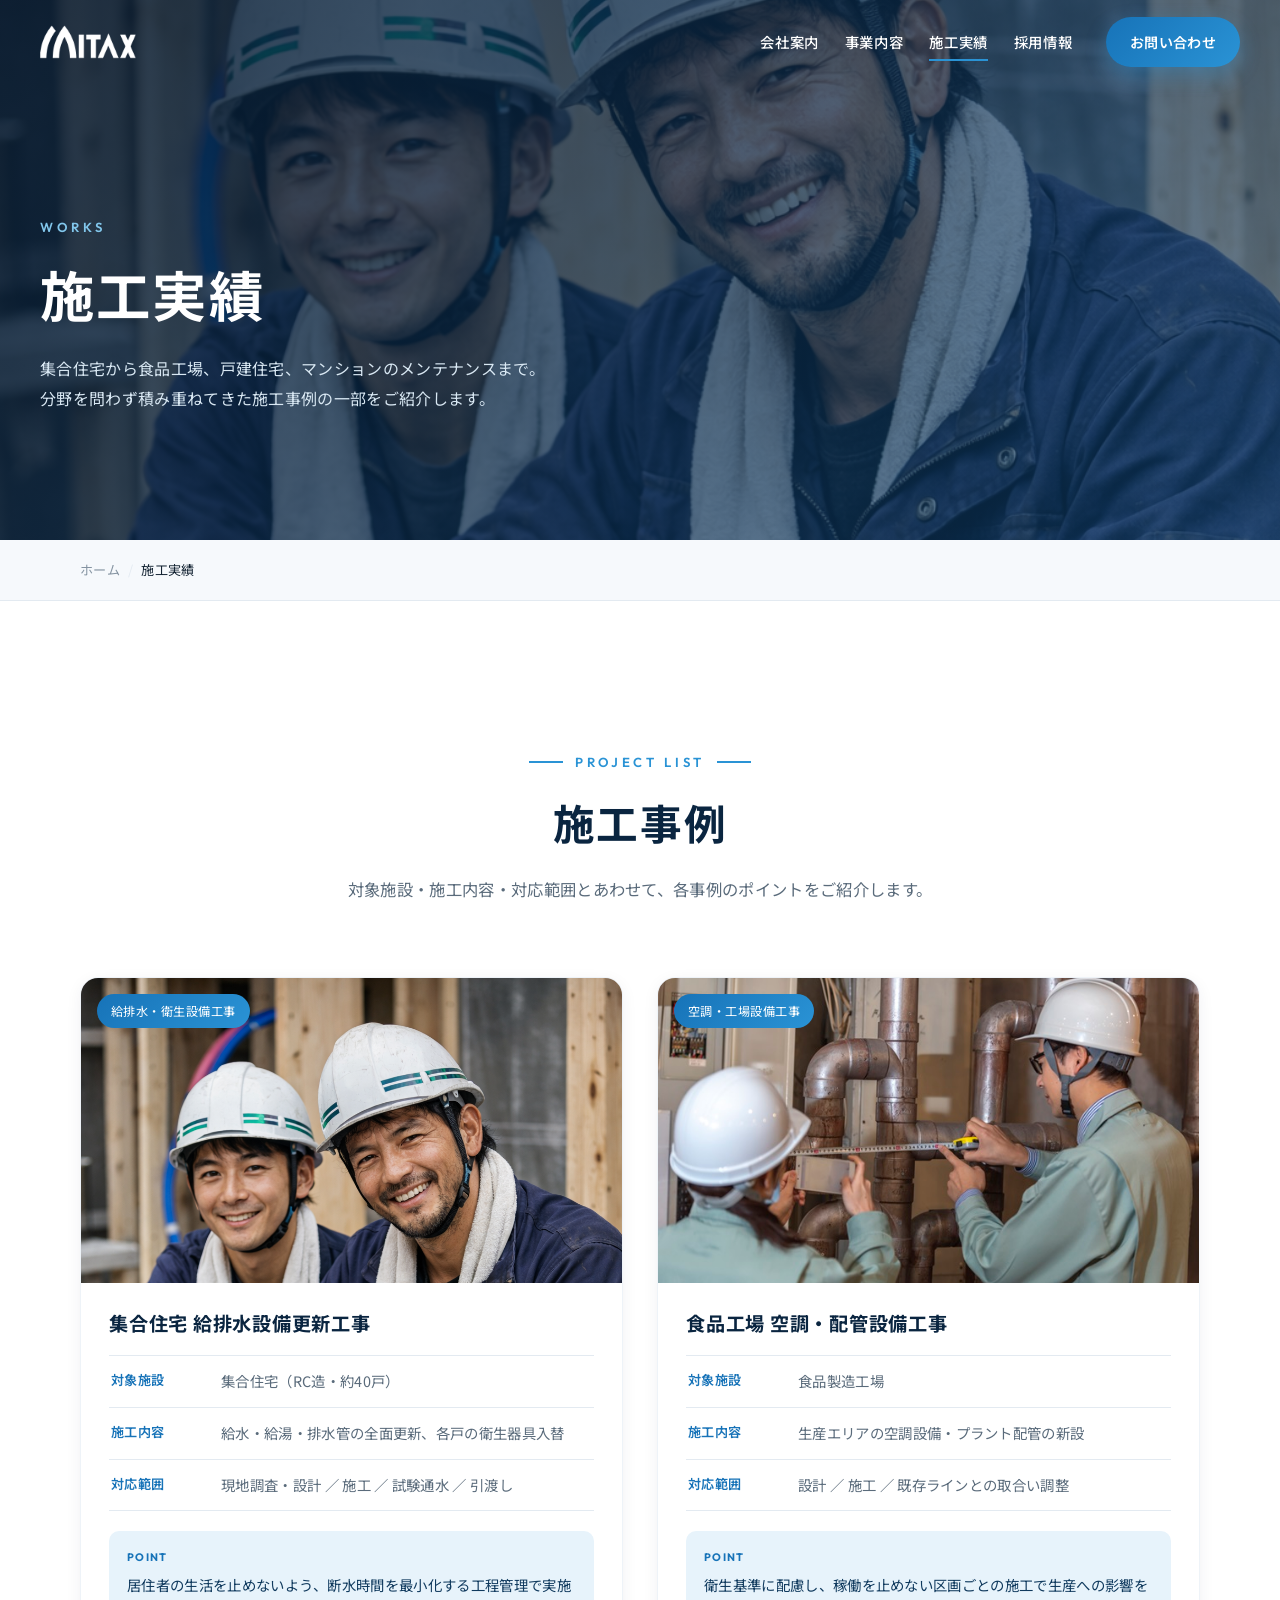
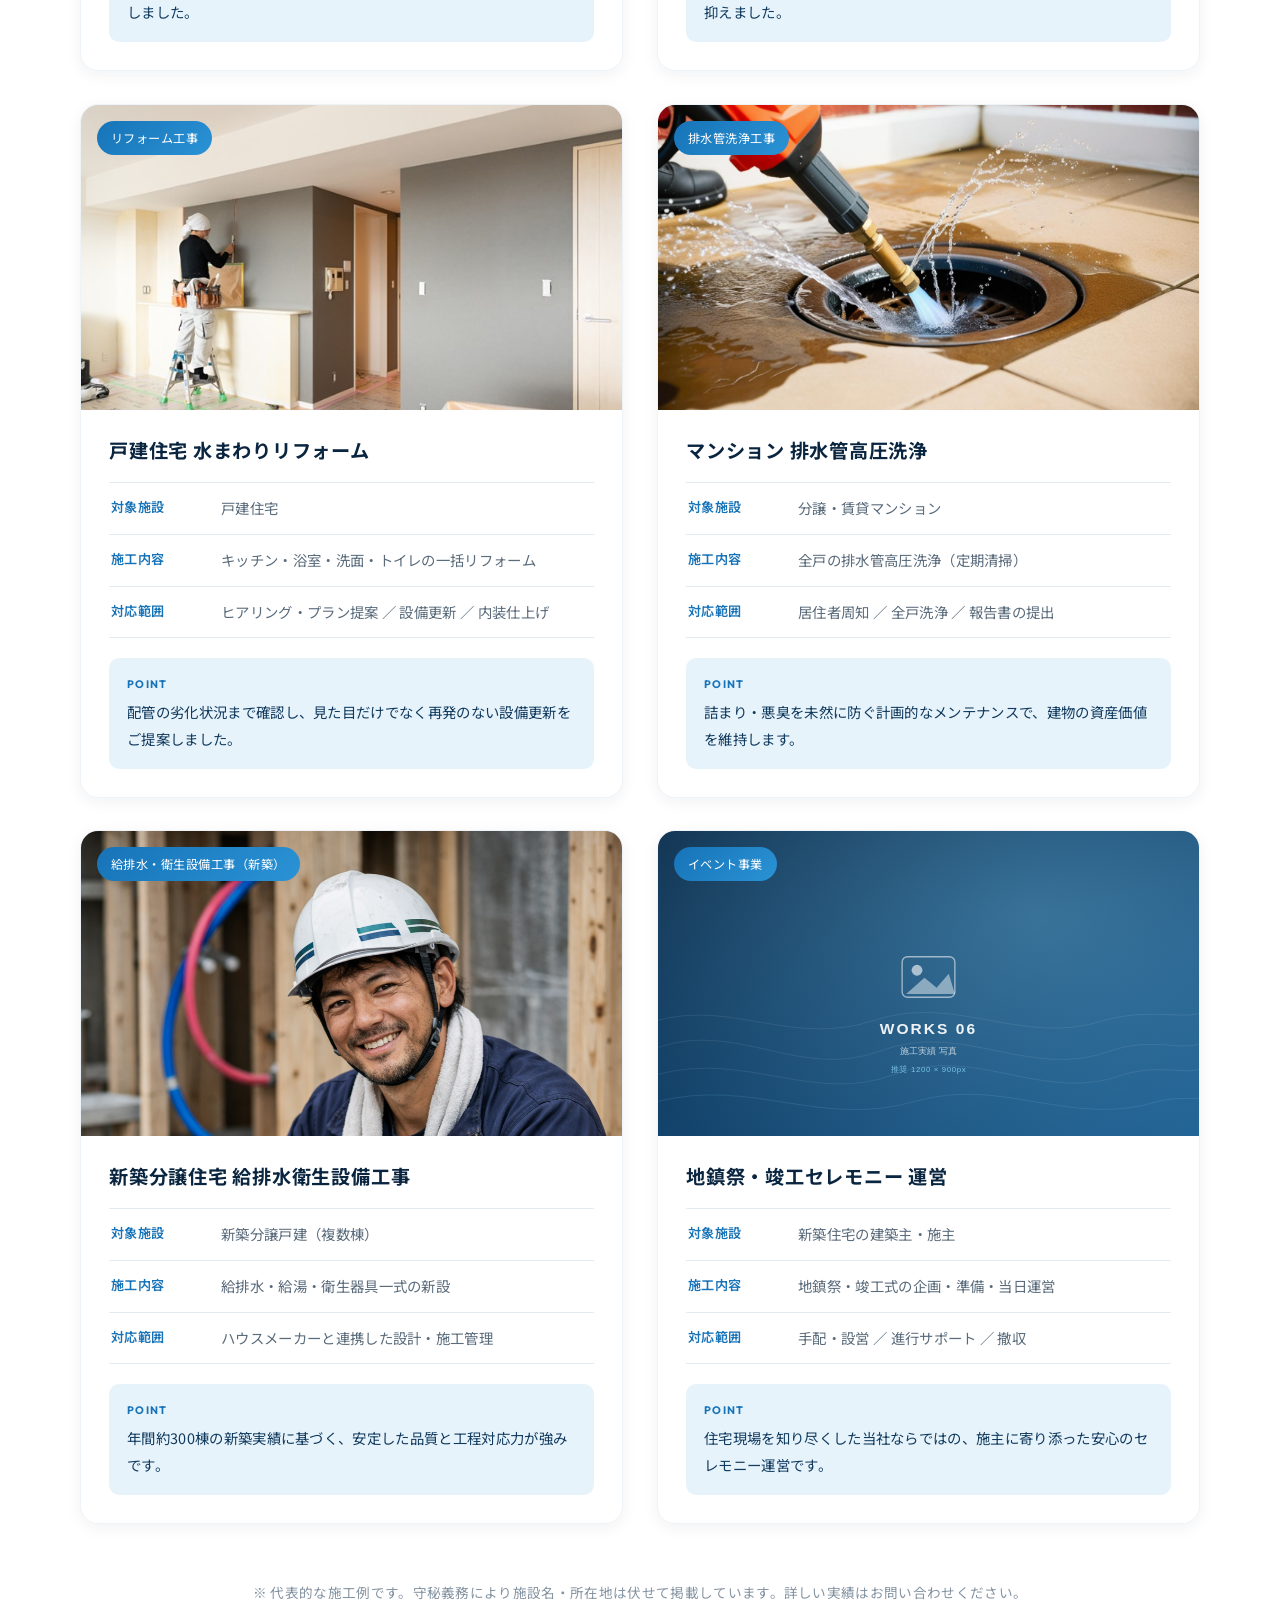
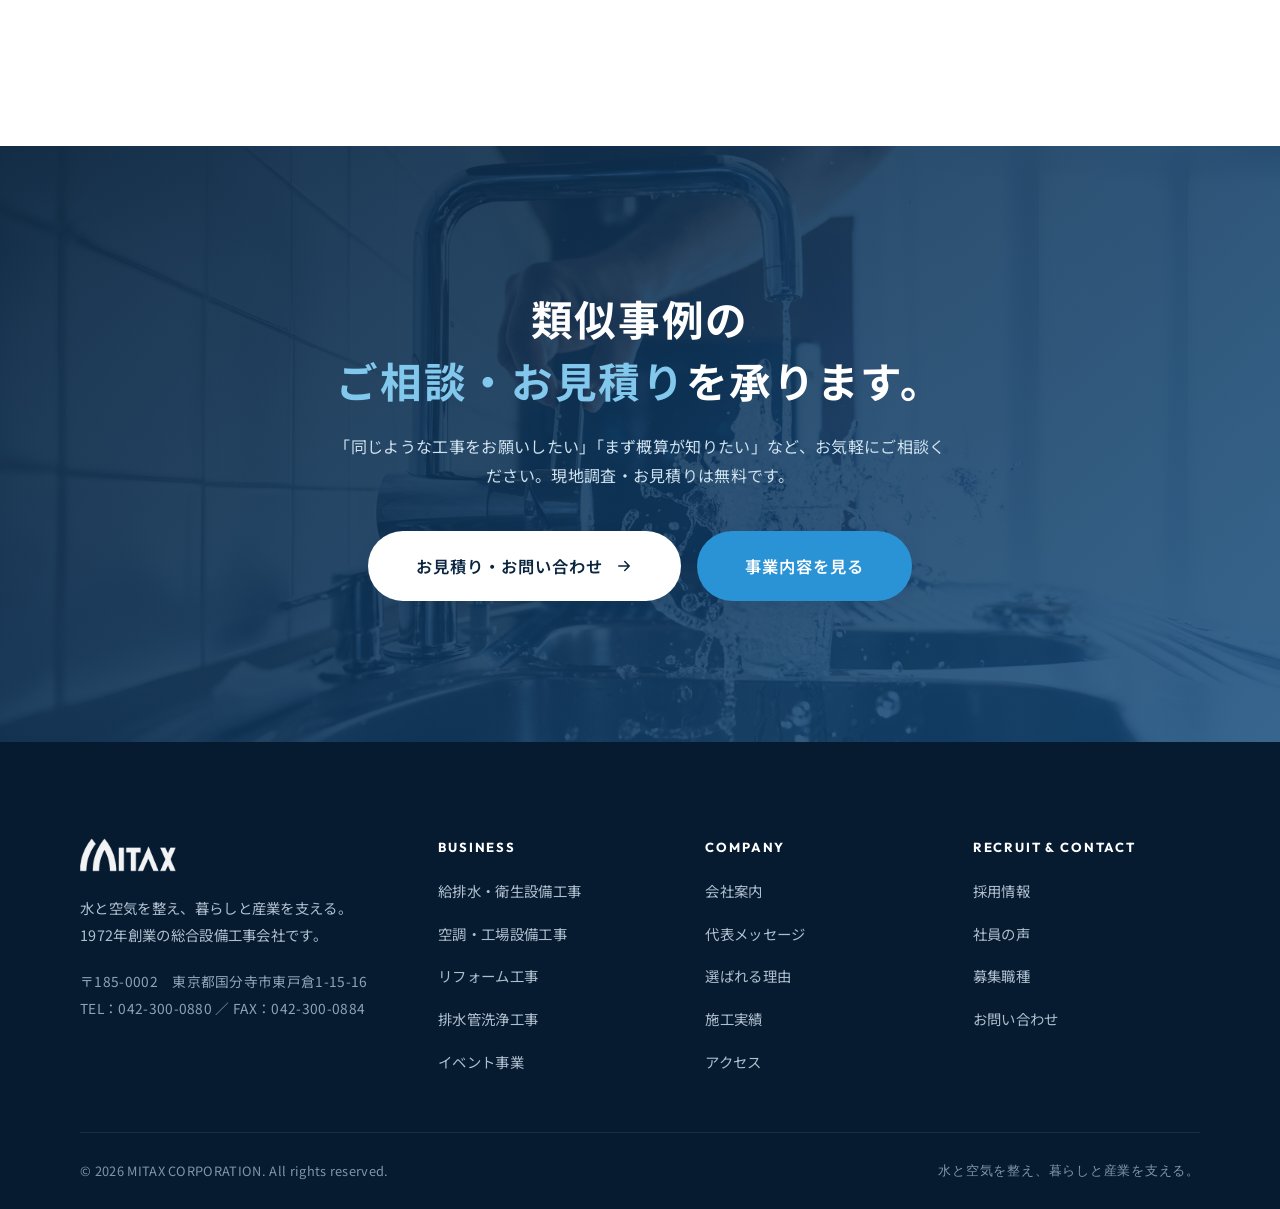
<file: works.html>
<!DOCTYPE html>
<html lang="ja">
<head>
<meta charset="UTF-8">
<meta name="viewport" content="width=device-width, initial-scale=1.0">
<title>施工実績｜株式会社ミタックス</title>
<meta name="description" content="株式会社ミタックスの施工実績。集合住宅の給排水設備更新、食品工場の空調・配管設備、戸建住宅の水まわりリフォーム、マンションの排水管高圧洗浄など、分野を問わない施工事例をご紹介します。">
<meta name="theme-color" content="#0a2540">
<link rel="icon" href="assets/images/favicon.svg" type="image/svg+xml">
<link rel="preconnect" href="https://fonts.googleapis.com">
<link rel="preconnect" href="https://fonts.gstatic.com" crossorigin>
<link href="https://fonts.googleapis.com/css2?family=Noto+Sans+JP:wght@400;500;700&family=Noto+Serif+JP:wght@600;700&family=Outfit:wght@500;600;700&display=swap" rel="stylesheet">
<link rel="stylesheet" href="css/style.css">
</head>
<body>

<header class="header">
  <div class="header__inner">
    <a href="index.html" class="logo" aria-label="株式会社ミタックス トップへ">
      <img class="logo__img" src="assets/images/logo.png" alt="株式会社ミタックス" width="256" height="91">
    </a>
    <nav class="nav" aria-label="メインナビゲーション">
      <a href="company.html" class="nav__link">会社案内</a>
      <a href="business.html" class="nav__link">事業内容</a>
      <a href="works.html" class="nav__link is-active">施工実績</a>
      <a href="recruit.html" class="nav__link">採用情報</a>
      <a href="contact.html" class="nav__cta">お問い合わせ</a>
    </nav>
    <button class="nav-toggle" type="button" aria-label="メニューを開く" aria-expanded="false"><span></span><span></span><span></span></button>
  </div>
</header>

<main>

<section class="page-hero">
  <div class="page-hero__bg"><img src="assets/images/worker-team.png" alt=""></div>
  <div class="page-hero__inner">
    <div class="container">
      <span class="page-hero__en">Works</span>
      <h1 class="page-hero__title">施工実績</h1>
      <p class="page-hero__lead">集合住宅から食品工場、戸建住宅、マンションのメンテナンスまで。<br>分野を問わず積み重ねてきた施工事例の一部をご紹介します。</p>
    </div>
  </div>
</section>

<nav class="breadcrumb" aria-label="パンくずリスト">
  <div class="container"><ol><li><a href="index.html">ホーム</a></li><li>施工実績</li></ol></div>
</nav>

<section class="section">
  <div class="container">
    <div class="sec-head sec-head--center reveal">
      <span class="sec-head__en">Project List</span>
      <h2 class="sec-head__title">施工事例</h2>
      <p class="sec-head__lead">対象施設・施工内容・対応範囲とあわせて、各事例のポイントをご紹介します。</p>
    </div>

    <div class="works-list">

      <!-- 1 -->
      <article class="wcard reveal d1">
        <div class="wcard__media"><img src="assets/images/worker-team.png" alt="集合住宅 給排水設備更新工事"><span class="wcard__badge">給排水・衛生設備工事</span></div>
        <div class="wcard__body">
          <h3 class="wcard__title">集合住宅 給排水設備更新工事</h3>
          <dl class="wspec">
            <div><dt>対象施設</dt><dd>集合住宅（RC造・約40戸）</dd></div>
            <div><dt>施工内容</dt><dd>給水・給湯・排水管の全面更新、各戸の衛生器具入替</dd></div>
            <div><dt>対応範囲</dt><dd>現地調査・設計 ／ 施工 ／ 試験通水 ／ 引渡し</dd></div>
          </dl>
          <p class="wcard__point"><span class="tag">POINT</span>居住者の生活を止めないよう、断水時間を最小化する工程管理で実施しました。</p>
        </div>
      </article>

      <!-- 2 -->
      <article class="wcard reveal d2">
        <div class="wcard__media"><img src="assets/images/piping.jpg" alt="食品工場 空調・配管設備工事"><span class="wcard__badge">空調・工場設備工事</span></div>
        <div class="wcard__body">
          <h3 class="wcard__title">食品工場 空調・配管設備工事</h3>
          <dl class="wspec">
            <div><dt>対象施設</dt><dd>食品製造工場</dd></div>
            <div><dt>施工内容</dt><dd>生産エリアの空調設備・プラント配管の新設</dd></div>
            <div><dt>対応範囲</dt><dd>設計 ／ 施工 ／ 既存ラインとの取合い調整</dd></div>
          </dl>
          <p class="wcard__point"><span class="tag">POINT</span>衛生基準に配慮し、稼働を止めない区画ごとの施工で生産への影響を抑えました。</p>
        </div>
      </article>

      <!-- 3 -->
      <article class="wcard reveal d1">
        <div class="wcard__media"><img src="assets/images/reform.jpg" alt="戸建住宅 水まわりリフォーム"><span class="wcard__badge">リフォーム工事</span></div>
        <div class="wcard__body">
          <h3 class="wcard__title">戸建住宅 水まわりリフォーム</h3>
          <dl class="wspec">
            <div><dt>対象施設</dt><dd>戸建住宅</dd></div>
            <div><dt>施工内容</dt><dd>キッチン・浴室・洗面・トイレの一括リフォーム</dd></div>
            <div><dt>対応範囲</dt><dd>ヒアリング・プラン提案 ／ 設備更新 ／ 内装仕上げ</dd></div>
          </dl>
          <p class="wcard__point"><span class="tag">POINT</span>配管の劣化状況まで確認し、見た目だけでなく再発のない設備更新をご提案しました。</p>
        </div>
      </article>

      <!-- 4 -->
      <article class="wcard reveal d2">
        <div class="wcard__media"><img src="assets/images/drain-cleaning.jpg" alt="マンション 排水管高圧洗浄"><span class="wcard__badge">排水管洗浄工事</span></div>
        <div class="wcard__body">
          <h3 class="wcard__title">マンション 排水管高圧洗浄</h3>
          <dl class="wspec">
            <div><dt>対象施設</dt><dd>分譲・賃貸マンション</dd></div>
            <div><dt>施工内容</dt><dd>全戸の排水管高圧洗浄（定期清掃）</dd></div>
            <div><dt>対応範囲</dt><dd>居住者周知 ／ 全戸洗浄 ／ 報告書の提出</dd></div>
          </dl>
          <p class="wcard__point"><span class="tag">POINT</span>詰まり・悪臭を未然に防ぐ計画的なメンテナンスで、建物の資産価値を維持します。</p>
        </div>
      </article>

      <!-- 5 -->
      <article class="wcard reveal d1">
        <div class="wcard__media"><img src="assets/images/worker-suido.png" alt="新築分譲住宅 給排水衛生設備工事"><span class="wcard__badge">給排水・衛生設備工事（新築）</span></div>
        <div class="wcard__body">
          <h3 class="wcard__title">新築分譲住宅 給排水衛生設備工事</h3>
          <dl class="wspec">
            <div><dt>対象施設</dt><dd>新築分譲戸建（複数棟）</dd></div>
            <div><dt>施工内容</dt><dd>給排水・給湯・衛生器具一式の新設</dd></div>
            <div><dt>対応範囲</dt><dd>ハウスメーカーと連携した設計・施工管理</dd></div>
          </dl>
          <p class="wcard__point"><span class="tag">POINT</span>年間約300棟の新築実績に基づく、安定した品質と工程対応力が強みです。</p>
        </div>
      </article>

      <!-- 6 -->
      <article class="wcard reveal d2">
        <div class="wcard__media"><img src="assets/images/work-6.svg" alt="地鎮祭・竣工セレモニー 運営"><span class="wcard__badge">イベント事業</span></div>
        <div class="wcard__body">
          <h3 class="wcard__title">地鎮祭・竣工セレモニー 運営</h3>
          <dl class="wspec">
            <div><dt>対象施設</dt><dd>新築住宅の建築主・施主</dd></div>
            <div><dt>施工内容</dt><dd>地鎮祭・竣工式の企画・準備・当日運営</dd></div>
            <div><dt>対応範囲</dt><dd>手配・設営 ／ 進行サポート ／ 撤収</dd></div>
          </dl>
          <p class="wcard__point"><span class="tag">POINT</span>住宅現場を知り尽くした当社ならではの、施主に寄り添った安心のセレモニー運営です。</p>
        </div>
      </article>

    </div>

    <p class="text-center mt-l" style="color:var(--ink-mute); font-size:.85rem;">※ 代表的な施工例です。守秘義務により施設名・所在地は伏せて掲載しています。詳しい実績はお問い合わせください。</p>
  </div>
</section>

<!-- CTA -->
<section class="section cta-band">
  <div class="cta-band__bg"><img src="assets/images/water.jpg" alt=""></div>
  <div class="container">
    <div class="reveal">
      <h2 class="cta-band__title">類似事例の<br><span class="accent">ご相談・お見積り</span>を承ります。</h2>
      <p class="cta-band__lead">「同じような工事をお願いしたい」「まず概算が知りたい」など、お気軽にご相談ください。現地調査・お見積りは無料です。</p>
      <div class="btn-row btn-row--center">
        <a href="contact.html" class="btn btn--white btn--lg">お見積り・お問い合わせ
          <svg class="arrow" width="18" height="18" viewBox="0 0 24 24" fill="none" stroke="currentColor" stroke-width="2" stroke-linecap="round" stroke-linejoin="round"><path d="M5 12h14M13 6l6 6-6 6"/></svg>
        </a>
        <a href="business.html" class="btn btn--blue btn--lg">事業内容を見る</a>
      </div>
    </div>
  </div>
</section>

</main>

<footer class="footer">
  <div class="container">
    <div class="footer__top">
      <div class="footer__brand">
        <a href="index.html" class="logo"><img class="logo__img" src="assets/images/logo.png" alt="株式会社ミタックス" width="256" height="91"></a>
        <p>水と空気を整え、暮らしと産業を支える。<br>1972年創業の総合設備工事会社です。</p>
        <p class="addr">〒185-0002　東京都国分寺市東戸倉1-15-16<br>TEL：042-300-0880 ／ FAX：042-300-0884</p>
      </div>
      <div class="footer__col"><h4>Business</h4><ul>
        <li><a href="business.html#suido">給排水・衛生設備工事</a></li>
        <li><a href="business.html#kucho">空調・工場設備工事</a></li>
        <li><a href="business.html#reform">リフォーム工事</a></li>
        <li><a href="business.html#senjo">排水管洗浄工事</a></li>
        <li><a href="business.html#event">イベント事業</a></li>
      </ul></div>
      <div class="footer__col"><h4>Company</h4><ul>
        <li><a href="company.html">会社案内</a></li>
        <li><a href="company.html#message">代表メッセージ</a></li>
        <li><a href="company.html#reasons">選ばれる理由</a></li>
        <li><a href="works.html">施工実績</a></li>
        <li><a href="company.html#access">アクセス</a></li>
      </ul></div>
      <div class="footer__col"><h4>Recruit &amp; Contact</h4><ul>
        <li><a href="recruit.html">採用情報</a></li>
        <li><a href="recruit.html#interview">社員の声</a></li>
        <li><a href="recruit.html#jobs">募集職種</a></li>
        <li><a href="contact.html">お問い合わせ</a></li>
      </ul></div>
    </div>
    <div class="footer__bottom">
      <span>© <span data-year>2026</span> MITAX CORPORATION. All rights reserved.</span>
      <span class="made">水と空気を整え、暮らしと産業を支える。</span>
    </div>
  </div>
</footer>

<a href="#" class="pagetop" aria-label="ページの先頭へ戻る"><svg width="20" height="20" viewBox="0 0 24 24" fill="none" stroke="currentColor" stroke-width="2" stroke-linecap="round" stroke-linejoin="round"><path d="M12 19V5M5 12l7-7 7 7"/></svg></a>
<script src="js/main.js"></script>
</body>
</html>
</file>
<file: css/style.css>
@charset "UTF-8";
/* =============================================================
   株式会社ミタックス コーポレートサイト
   style.css  —  デザインシステム / 全ページ共通スタイル
   -------------------------------------------------------------
   カラー : 白 × ネイビー × 水色
   コンセプト : 水と空気を整え、暮らしと産業を支える。
   ※ 色やフォントを変えたいときは、まず下の :root 変数を編集してください。
   ============================================================= */

/* -------------------------------------------------------------
   1. デザイントークン（変数）
   ------------------------------------------------------------- */
:root {
  /* --- ブランドカラー --- */
  --navy-900: #061a30;
  --navy-800: #0a2540; /* メインのネイビー */
  --navy-700: #103a5e;
  --navy-600: #16487a;
  --blue-600: #1773b8;
  --blue-500: #2a93d5; /* アクセントの水色 */
  --blue-400: #4faee0;
  --blue-300: #82c7ec;
  --sky-200: #bfe2f6;
  --sky-100: #e7f3fb; /* 淡い水色の背景 */
  --sky-50:  #f3f9fd;

  --white: #ffffff;
  --paper: #f6f9fc; /* オフホワイト背景 */
  --ink: #142433;   /* 基本テキスト（濃紺グレー） */
  --ink-soft: #5a6b7b;
  --ink-mute: #8493a1;
  --line: #e3eaf1;
  --line-soft: #eef3f8;

  /* --- グラデーション --- */
  --grad-navy: linear-gradient(135deg, #0a2540 0%, #103a5e 55%, #16487a 100%);
  --grad-blue: linear-gradient(135deg, #1773b8 0%, #2a93d5 100%);
  --grad-sky: linear-gradient(180deg, #f3f9fd 0%, #e7f3fb 100%);

  /* --- タイポグラフィ --- */
  --font-sans: "Noto Sans JP", "Hiragino Kaku Gothic ProN", "Hiragino Sans", "Yu Gothic", "Meiryo", system-ui, sans-serif;
  --font-serif: "Noto Serif JP", "Hiragino Mincho ProN", "Yu Mincho", serif;
  --font-en: "Outfit", "Helvetica Neue", Arial, sans-serif;

  /* --- レイアウト --- */
  --container: 1200px;
  --container-narrow: 960px;
  --gutter: clamp(20px, 5vw, 40px);
  --radius: 18px;
  --radius-lg: 28px;
  --radius-sm: 10px;

  /* --- 余白スケール（広めに設定） --- */
  --space-section: clamp(80px, 11vw, 160px);

  /* --- 影 --- */
  --shadow-sm: 0 4px 16px rgba(10, 37, 64, 0.06);
  --shadow-md: 0 14px 40px rgba(10, 37, 64, 0.10);
  --shadow-lg: 0 30px 70px rgba(10, 37, 64, 0.16);

  /* --- 動き --- */
  --ease: cubic-bezier(0.22, 1, 0.36, 1);
  --header-h: 84px;
}

/* -------------------------------------------------------------
   2. リセット & ベース
   ------------------------------------------------------------- */
*,
*::before,
*::after { box-sizing: border-box; }

* { margin: 0; padding: 0; }

html {
  scroll-behavior: smooth;
  -webkit-text-size-adjust: 100%;
  font-size: 16px;
}

body {
  font-family: var(--font-sans);
  color: var(--ink);
  background: var(--white);
  line-height: 1.85;
  font-weight: 400;
  letter-spacing: 0.02em;
  -webkit-font-smoothing: antialiased;
  text-rendering: optimizeLegibility;
  overflow-x: hidden;
}

img,
svg,
picture { max-width: 100%; height: auto; display: block; }

a { color: inherit; text-decoration: none; transition: color 0.3s var(--ease); }

ul, ol { list-style: none; }

button { font-family: inherit; cursor: pointer; border: none; background: none; }

input, textarea, select { font-family: inherit; font-size: 1rem; }

h1, h2, h3, h4 { line-height: 1.4; font-weight: 700; letter-spacing: 0.04em; }

::selection { background: var(--blue-300); color: var(--navy-900); }

/* スクロール時のアンカー位置をヘッダー分ずらす */
section[id], div[id].anchor { scroll-margin-top: var(--header-h); }

/* -------------------------------------------------------------
   3. レイアウト・ユーティリティ
   ------------------------------------------------------------- */
.container {
  width: 100%;
  max-width: var(--container);
  margin-inline: auto;
  padding-inline: var(--gutter);
}
.container--narrow { max-width: var(--container-narrow); }

.section { padding-block: var(--space-section); position: relative; }
.section--paper { background: var(--paper); }
.section--sky { background: var(--grad-sky); }
.section--navy { background: var(--grad-navy); color: #dceaf5; }

.text-center { text-align: center; }
.mt-s { margin-top: 16px; }
.mt-m { margin-top: 32px; }
.mt-l { margin-top: 56px; }

/* -------------------------------------------------------------
   4. 見出し（セクションヘッダー）
   ------------------------------------------------------------- */
.sec-head { margin-bottom: clamp(40px, 6vw, 72px); }
.sec-head--center { text-align: center; }

.sec-head__en {
  display: inline-flex;
  align-items: center;
  gap: 12px;
  font-family: var(--font-en);
  font-size: 0.82rem;
  font-weight: 600;
  letter-spacing: 0.28em;
  text-transform: uppercase;
  color: var(--blue-500);
}
.sec-head__en::before {
  content: "";
  width: 34px;
  height: 2px;
  background: var(--blue-500);
}
.sec-head--center .sec-head__en::after {
  content: "";
  width: 34px;
  height: 2px;
  background: var(--blue-500);
}

.sec-head__title {
  font-size: clamp(1.7rem, 4vw, 2.6rem);
  line-height: 1.45;
  margin-top: 18px;
  color: var(--navy-800);
}
.section--navy .sec-head__title { color: #fff; }
.sec-head__title .accent { color: var(--blue-500); }

.sec-head__lead {
  margin-top: 22px;
  color: var(--ink-soft);
  font-size: 1.02rem;
  max-width: 720px;
}
.sec-head--center .sec-head__lead { margin-inline: auto; }
.section--navy .sec-head__lead { color: #b9d3e6; }

/* 番号ラベル（01, 02 ...） */
.sec-num {
  font-family: var(--font-en);
  font-weight: 700;
  font-size: clamp(3rem, 9vw, 6rem);
  line-height: 1;
  color: var(--sky-100);
  letter-spacing: 0.02em;
}

/* -------------------------------------------------------------
   5. ボタン
   ------------------------------------------------------------- */
.btn {
  --btn-bg: var(--navy-800);
  --btn-fg: #fff;
  display: inline-flex;
  align-items: center;
  justify-content: center;
  gap: 12px;
  padding: 17px 36px;
  background: var(--btn-bg);
  color: var(--btn-fg);
  font-weight: 600;
  font-size: 0.96rem;
  letter-spacing: 0.06em;
  border-radius: 999px;
  position: relative;
  overflow: hidden;
  transition: transform 0.4s var(--ease), box-shadow 0.4s var(--ease);
  box-shadow: var(--shadow-sm);
  isolation: isolate;
}
.btn::after {
  content: "";
  position: absolute;
  inset: 0;
  background: var(--grad-blue);
  opacity: 0;
  transition: opacity 0.4s var(--ease);
  z-index: -1;
}
.btn:hover { transform: translateY(-3px); box-shadow: var(--shadow-md); }
.btn:hover::after { opacity: 1; }

.btn .arrow { transition: transform 0.4s var(--ease); }
.btn:hover .arrow { transform: translateX(5px); }

.btn--blue { --btn-bg: var(--blue-500); }
.btn--blue::after { background: linear-gradient(135deg, #0a2540, #16487a); }

.btn--ghost {
  --btn-bg: transparent;
  --btn-fg: var(--navy-800);
  border: 1.5px solid var(--navy-800);
  box-shadow: none;
}
.btn--ghost::after { background: var(--navy-800); }
.btn--ghost:hover { color: #fff; }

.btn--white {
  --btn-bg: #fff;
  --btn-fg: var(--navy-800);
}
.btn--lg { padding: 20px 48px; font-size: 1.02rem; }

.btn-row { display: flex; flex-wrap: wrap; gap: 16px; }
.btn-row--center { justify-content: center; }

/* テキストリンク（矢印付き） */
.link-arrow {
  display: inline-flex;
  align-items: center;
  gap: 10px;
  font-weight: 600;
  color: var(--blue-600);
  font-size: 0.95rem;
}
.link-arrow svg { transition: transform 0.3s var(--ease); }
.link-arrow:hover { color: var(--navy-800); }
.link-arrow:hover svg { transform: translateX(5px); }

/* -------------------------------------------------------------
   6. ヘッダー / ナビゲーション
   ------------------------------------------------------------- */
.header {
  position: fixed;
  inset: 0 0 auto 0;
  height: var(--header-h);
  z-index: 1000;
  display: flex;
  align-items: center;
  transition: background 0.4s var(--ease), box-shadow 0.4s var(--ease), height 0.4s var(--ease);
}
.header__inner {
  width: 100%;
  max-width: 1400px;
  margin-inline: auto;
  padding-inline: var(--gutter);
  display: flex;
  align-items: center;
  justify-content: space-between;
}

/* 初期（ヒーロー上）は透過・白文字 */
.header { background: transparent; }
.header .logo__text, .header .nav__link { color: #fff; }
.header .logo__mark { color: #fff; }

/* スクロール後 / 下層ページは白背景・濃色文字 */
.header.is-scrolled,
.header.is-solid {
  background: rgba(255, 255, 255, 0.92);
  backdrop-filter: saturate(180%) blur(12px);
  -webkit-backdrop-filter: saturate(180%) blur(12px);
  box-shadow: 0 1px 0 rgba(10,37,64,0.06), var(--shadow-sm);
  height: 72px;
}
.header.is-scrolled .logo__text,
.header.is-solid .logo__text { color: var(--navy-800); }
.header.is-scrolled .logo__mark,
.header.is-solid .logo__mark { color: var(--blue-500); }
.header.is-scrolled .nav__link,
.header.is-solid .nav__link { color: var(--ink); }

/* ロゴ */
.logo { display: flex; align-items: center; gap: 12px; }
.logo__mark { width: 38px; height: 38px; flex: none; transition: color 0.4s var(--ease); }
.logo__text {
  font-family: var(--font-en);
  font-weight: 700;
  font-size: 1.5rem;
  letter-spacing: 0.14em;
  line-height: 1;
  transition: color 0.4s var(--ease);
}
.logo__text small {
  display: block;
  font-family: var(--font-sans);
  font-size: 0.6rem;
  letter-spacing: 0.18em;
  font-weight: 500;
  opacity: 0.75;
  margin-top: 3px;
}

/* 会社ロゴ画像（ヘッダー/フッター共通）
   ※差し替えは assets/images/logo.png を上書きするだけ */
.logo__img {
  height: 34px;
  width: auto;
  display: block;
  transition: filter 0.4s var(--ease);
}
/* 透過ヘッダー（ヒーロー上）・濃紺フッターでは白抜き表示、白ヘッダーでは原色表示 */
.header .logo__img { filter: brightness(0) invert(1); }
.header.is-scrolled .logo__img,
.header.is-solid .logo__img { filter: none; }
body.menu-open .header .logo__img { filter: brightness(0) invert(1); }
.footer .logo__img { filter: brightness(0) invert(1); opacity: 0.95; }
@media (max-width: 880px) {
  .logo__img { height: 30px; }
}

/* グローバルナビ */
.nav { display: flex; align-items: center; gap: clamp(14px, 2vw, 30px); }
.nav__link {
  position: relative;
  font-size: 0.9rem;
  font-weight: 500;
  letter-spacing: 0.05em;
  padding-block: 6px;
  transition: color 0.3s var(--ease);
}
.nav__link::after {
  content: "";
  position: absolute;
  left: 0; bottom: 0;
  width: 100%; height: 2px;
  background: var(--blue-500);
  transform: scaleX(0);
  transform-origin: left;
  transition: transform 0.35s var(--ease);
}
.nav__link:hover { color: var(--blue-500); }
.nav__link:hover::after,
.nav__link.is-active::after { transform: scaleX(1); }

.nav__cta {
  margin-left: 8px;
  padding: 12px 24px;
  border-radius: 999px;
  background: var(--grad-blue);
  color: #fff !important;
  font-size: 0.88rem;
  font-weight: 600;
  box-shadow: 0 8px 20px rgba(42,147,213,0.35);
  transition: transform 0.35s var(--ease), box-shadow 0.35s var(--ease);
}
.nav__cta::after { display: none; }
.nav__cta:hover { transform: translateY(-2px); box-shadow: 0 12px 26px rgba(42,147,213,0.45); }

/* ハンバーガー */
.nav-toggle {
  display: none;
  width: 46px; height: 46px;
  position: relative;
  z-index: 1100;
}
.nav-toggle span {
  position: absolute;
  left: 11px;
  width: 24px; height: 2px;
  background: currentColor;
  transition: transform 0.4s var(--ease), opacity 0.3s var(--ease), top 0.4s var(--ease);
}
.nav-toggle span:nth-child(1) { top: 16px; }
.nav-toggle span:nth-child(2) { top: 23px; }
.nav-toggle span:nth-child(3) { top: 30px; }
.header .nav-toggle { color: #fff; }
.header.is-scrolled .nav-toggle,
.header.is-solid .nav-toggle { color: var(--navy-800); }

body.menu-open .nav-toggle { color: #fff; position: fixed; right: var(--gutter); top: 13px; }
body.menu-open .nav-toggle span:nth-child(1) { top: 23px; transform: rotate(45deg); }
body.menu-open .nav-toggle span:nth-child(2) { opacity: 0; }
body.menu-open .nav-toggle span:nth-child(3) { top: 23px; transform: rotate(-45deg); }

/* -------------------------------------------------------------
   7. ヒーロー
   ------------------------------------------------------------- */
.hero {
  position: relative;
  min-height: 100svh;
  display: flex;
  align-items: center;
  color: #fff;
  overflow: hidden;
}
.hero__bg {
  position: absolute;
  inset: 0;
  z-index: -2;
}
.hero__bg img {
  width: 100%; height: 100%;
  object-fit: cover;
  animation: heroZoom 18s ease-out forwards;
}
@keyframes heroZoom {
  from { transform: scale(1.12); }
  to   { transform: scale(1); }
}
.hero__bg::after {
  content: "";
  position: absolute;
  inset: 0;
  background:
    linear-gradient(110deg, rgba(6,26,48,0.86) 0%, rgba(10,37,64,0.66) 45%, rgba(16,72,122,0.30) 100%),
    linear-gradient(0deg, rgba(6,26,48,0.55), rgba(6,26,48,0) 40%);
}
.hero__inner { width: 100%; padding-top: var(--header-h); }
.hero__copy { max-width: 880px; }
.hero__tag {
  display: inline-flex;
  align-items: center;
  gap: 12px;
  font-family: var(--font-en);
  letter-spacing: 0.26em;
  font-size: 0.8rem;
  font-weight: 600;
  text-transform: uppercase;
  color: var(--blue-300);
  margin-bottom: 26px;
}
.hero__tag::before { content: ""; width: 40px; height: 2px; background: var(--blue-300); }

.hero__title {
  font-size: clamp(2.2rem, 6.4vw, 4.6rem);
  line-height: 1.32;
  font-weight: 700;
  letter-spacing: 0.04em;
  text-shadow: 0 2px 30px rgba(0,0,0,0.25);
}
.hero__title .br { display: block; }
.hero__title .hl { color: var(--blue-300); }

.hero__lead {
  margin-top: 30px;
  font-size: clamp(1rem, 1.6vw, 1.18rem);
  line-height: 2;
  color: #d9e8f3;
  max-width: 640px;
  font-weight: 400;
}
.hero__actions { margin-top: 44px; }

/* スクロール誘導 */
.hero__scroll {
  position: absolute;
  left: 50%;
  bottom: 28px;
  transform: translateX(-50%);
  display: flex;
  flex-direction: column;
  align-items: center;
  gap: 8px;
  font-family: var(--font-en);
  font-size: 0.65rem;
  letter-spacing: 0.3em;
  color: rgba(255,255,255,0.8);
}
.hero__scroll .line {
  width: 1px; height: 56px;
  background: linear-gradient(rgba(255,255,255,0.7), rgba(255,255,255,0));
  position: relative;
  overflow: hidden;
}
.hero__scroll .line::after {
  content: "";
  position: absolute;
  top: -50%; left: 0;
  width: 100%; height: 50%;
  background: #fff;
  animation: scrollLine 2.2s var(--ease) infinite;
}
@keyframes scrollLine {
  0%   { top: -50%; }
  100% { top: 100%; }
}

/* ヒーロー下部の事業インデックス（任意の帯） */
.hero__index {
  position: absolute;
  left: 0; right: 0; bottom: 0;
  border-top: 1px solid rgba(255,255,255,0.16);
  background: rgba(6,26,48,0.30);
  backdrop-filter: blur(4px);
}
.hero__index ul {
  display: flex;
  max-width: var(--container);
  margin-inline: auto;
  padding-inline: var(--gutter);
}
.hero__index li {
  flex: 1;
  padding: 18px 10px;
  text-align: center;
  font-size: 0.82rem;
  letter-spacing: 0.05em;
  border-left: 1px solid rgba(255,255,255,0.12);
  color: #cfe2f0;
}
.hero__index li:first-child { border-left: none; }

/* -------------------------------------------------------------
   8. カード共通
   ------------------------------------------------------------- */
.grid { display: grid; gap: clamp(20px, 2.4vw, 32px); }
.grid--2 { grid-template-columns: repeat(2, 1fr); }
.grid--3 { grid-template-columns: repeat(3, 1fr); }
.grid--4 { grid-template-columns: repeat(4, 1fr); }

.card {
  background: #fff;
  border-radius: var(--radius);
  box-shadow: var(--shadow-sm);
  border: 1px solid var(--line-soft);
  overflow: hidden;
  transition: transform 0.5s var(--ease), box-shadow 0.5s var(--ease);
}
.card:hover { transform: translateY(-8px); box-shadow: var(--shadow-lg); }

/* 事業内容カード */
.biz-card { display: flex; flex-direction: column; height: 100%; }
.biz-card__media { position: relative; aspect-ratio: 16 / 11; overflow: hidden; }
.biz-card__media img {
  width: 100%; height: 100%;
  object-fit: cover;
  transition: transform 0.7s var(--ease);
}
.biz-card:hover .biz-card__media img { transform: scale(1.07); }
.biz-card__no {
  position: absolute;
  top: 16px; left: 16px;
  font-family: var(--font-en);
  font-weight: 700;
  font-size: 0.8rem;
  letter-spacing: 0.1em;
  color: #fff;
  background: rgba(10,37,64,0.55);
  backdrop-filter: blur(4px);
  padding: 6px 12px;
  border-radius: 999px;
}
.biz-card__icon {
  position: absolute;
  bottom: -26px; right: 22px;
  width: 56px; height: 56px;
  border-radius: 14px;
  background: var(--grad-blue);
  display: grid;
  place-items: center;
  color: #fff;
  box-shadow: var(--shadow-md);
}
.biz-card__icon svg { width: 28px; height: 28px; }
.biz-card__body { padding: 34px 28px 30px; display: flex; flex-direction: column; flex: 1; }
.biz-card__title { font-size: 1.22rem; color: var(--navy-800); }
.biz-card__title .en {
  display: block;
  font-family: var(--font-en);
  font-size: 0.7rem;
  letter-spacing: 0.16em;
  color: var(--blue-500);
  font-weight: 600;
  margin-bottom: 8px;
  text-transform: uppercase;
}
.biz-card__text { color: var(--ink-soft); font-size: 0.94rem; margin-top: 14px; flex: 1; }
.biz-card__more { margin-top: 22px; }

/* 選ばれる理由カード */
.reason-card {
  background: #fff;
  border-radius: var(--radius);
  padding: 40px 34px;
  border: 1px solid var(--line-soft);
  box-shadow: var(--shadow-sm);
  height: 100%;
  position: relative;
  transition: transform 0.5s var(--ease), box-shadow 0.5s var(--ease);
}
.reason-card:hover { transform: translateY(-8px); box-shadow: var(--shadow-lg); }
.reason-card__no {
  font-family: var(--font-en);
  font-weight: 700;
  font-size: 0.9rem;
  letter-spacing: 0.1em;
  color: var(--blue-500);
}
.reason-card__icon {
  width: 64px; height: 64px;
  border-radius: 18px;
  background: var(--sky-100);
  color: var(--blue-600);
  display: grid; place-items: center;
  margin: 18px 0 22px;
}
.reason-card__icon svg { width: 32px; height: 32px; }
.reason-card__title { font-size: 1.18rem; color: var(--navy-800); line-height: 1.5; }
.reason-card__text { color: var(--ink-soft); font-size: 0.94rem; margin-top: 14px; }

/* -------------------------------------------------------------
   9. 会社案内（About）
   ------------------------------------------------------------- */
.about-grid {
  display: grid;
  grid-template-columns: 1.05fr 0.95fr;
  gap: clamp(40px, 6vw, 80px);
  align-items: center;
}
.about-figure { position: relative; }
.about-figure img { border-radius: var(--radius-lg); box-shadow: var(--shadow-md); }
.about-figure__badge {
  position: absolute;
  right: -18px; bottom: -28px;
  background: var(--grad-navy);
  color: #fff;
  border-radius: var(--radius);
  padding: 24px 30px;
  box-shadow: var(--shadow-lg);
  text-align: center;
}
.about-figure__badge .num {
  font-family: var(--font-en);
  font-weight: 700;
  font-size: 2.6rem;
  line-height: 1;
  color: var(--blue-300);
}
.about-figure__badge .label { font-size: 0.78rem; letter-spacing: 0.08em; margin-top: 6px; color: #cfe2f0; }

.about-body h3 {
  font-size: clamp(1.5rem, 3vw, 2.1rem);
  color: var(--navy-800);
  line-height: 1.5;
}
.about-body h3 .accent { color: var(--blue-500); }
.about-body p { color: var(--ink-soft); margin-top: 22px; }
.about-body .btn-row { margin-top: 36px; }

/* 会社概要テーブル */
.profile-table { width: 100%; border-collapse: collapse; margin-top: 8px; }
.profile-table th,
.profile-table td {
  text-align: left;
  padding: 20px 8px;
  border-bottom: 1px solid var(--line);
  vertical-align: top;
  font-size: 0.96rem;
}
.profile-table th {
  width: 32%;
  color: var(--navy-800);
  font-weight: 600;
  white-space: nowrap;
}
.profile-table td { color: var(--ink-soft); }

/* -------------------------------------------------------------
   10. 数字で見る（Stats）
   ------------------------------------------------------------- */
.stats-grid {
  display: grid;
  grid-template-columns: repeat(4, 1fr);
  gap: clamp(16px, 2vw, 28px);
}
.stat {
  text-align: center;
  padding: 40px 18px;
  border-radius: var(--radius);
  background: rgba(255,255,255,0.05);
  border: 1px solid rgba(255,255,255,0.12);
}
.stat__num {
  font-family: var(--font-en);
  font-weight: 700;
  font-size: clamp(2.8rem, 6vw, 4.2rem);
  line-height: 1;
  color: #fff;
  display: flex;
  align-items: baseline;
  justify-content: center;
  gap: 4px;
}
.stat__num .unit { font-size: 0.4em; color: var(--blue-300); font-weight: 600; }
.stat__num .plus { color: var(--blue-300); }
.stat__label { margin-top: 16px; color: #bcd6e8; font-size: 0.92rem; letter-spacing: 0.04em; }
.stat__en {
  font-family: var(--font-en);
  font-size: 0.68rem;
  letter-spacing: 0.18em;
  text-transform: uppercase;
  color: var(--blue-400);
  margin-top: 6px;
}

/* -------------------------------------------------------------
   11. 施工実績（Works）
   ------------------------------------------------------------- */
.works-grid { display: grid; grid-template-columns: repeat(3, 1fr); gap: clamp(18px, 2vw, 28px); }
.work {
  position: relative;
  border-radius: var(--radius);
  overflow: hidden;
  aspect-ratio: 4 / 3;
  box-shadow: var(--shadow-sm);
}
.work img { width: 100%; height: 100%; object-fit: cover; transition: transform 0.7s var(--ease); }
.work:hover img { transform: scale(1.08); }
.work__overlay {
  position: absolute;
  inset: 0;
  background: linear-gradient(0deg, rgba(6,26,48,0.85) 0%, rgba(6,26,48,0.15) 55%, rgba(6,26,48,0) 100%);
  display: flex;
  flex-direction: column;
  justify-content: flex-end;
  padding: 26px;
  color: #fff;
  opacity: 0.96;
}
.work__cat {
  align-self: flex-start;
  font-size: 0.72rem;
  letter-spacing: 0.08em;
  background: var(--blue-500);
  padding: 5px 12px;
  border-radius: 999px;
  margin-bottom: 12px;
}
.work__title { font-size: 1.12rem; font-weight: 700; }
.work__meta { font-size: 0.82rem; color: #cfe2f0; margin-top: 6px; }

/* -------------------------------------------------------------
   12. 社員インタビュー（Interview）
   ------------------------------------------------------------- */
.interview-grid { display: grid; grid-template-columns: repeat(3, 1fr); gap: clamp(20px, 2.4vw, 32px); }
.interview {
  background: #fff;
  border-radius: var(--radius);
  overflow: hidden;
  box-shadow: var(--shadow-sm);
  border: 1px solid var(--line-soft);
  transition: transform 0.5s var(--ease), box-shadow 0.5s var(--ease);
  display: flex;
  flex-direction: column;
  height: 100%;
}
.interview:hover { transform: translateY(-8px); box-shadow: var(--shadow-lg); }
.interview__media { aspect-ratio: 4 / 5; overflow: hidden; position: relative; }
.interview__media img { width: 100%; height: 100%; object-fit: cover; transition: transform 0.7s var(--ease); }
.interview:hover .interview__media img { transform: scale(1.06); }
.interview__cat {
  position: absolute;
  top: 16px; left: 16px;
  font-size: 0.74rem;
  letter-spacing: 0.06em;
  color: #fff;
  background: rgba(10,37,64,0.6);
  backdrop-filter: blur(4px);
  padding: 6px 14px;
  border-radius: 999px;
}
.interview__body { padding: 28px 26px 30px; flex: 1; display: flex; flex-direction: column; }
.interview__catch { font-size: 1.18rem; color: var(--navy-800); line-height: 1.55; font-weight: 700; }
.interview__person { margin-top: 18px; color: var(--ink-soft); font-size: 0.9rem; }
.interview__person strong { color: var(--ink); font-size: 1rem; display: inline-block; margin-right: 8px; }
.interview__more { margin-top: 20px; }

/* -------------------------------------------------------------
   13. 代表メッセージ（Message）
   ------------------------------------------------------------- */
.message-grid {
  display: grid;
  grid-template-columns: 0.85fr 1.15fr;
  gap: clamp(40px, 6vw, 80px);
  align-items: center;
}
.message-figure img { border-radius: var(--radius-lg); box-shadow: var(--shadow-md); }
.message-body .lead {
  font-family: var(--font-serif);
  font-size: clamp(1.4rem, 3vw, 2rem);
  line-height: 1.75;
  color: var(--navy-800);
  font-weight: 600;
}
.message-body p { color: var(--ink-soft); margin-top: 24px; line-height: 2; }
.message-sign { margin-top: 34px; display: flex; align-items: baseline; gap: 16px; }
.message-sign .role { font-size: 0.86rem; color: var(--ink-soft); }
.message-sign .name { font-size: 1.4rem; font-weight: 700; color: var(--navy-800); font-family: var(--font-serif); }

/* -------------------------------------------------------------
   14. お問い合わせ（Contact）
   ------------------------------------------------------------- */
.contact-grid {
  display: grid;
  grid-template-columns: 0.9fr 1.1fr;
  gap: clamp(36px, 5vw, 64px);
  align-items: start;
}
.contact-aside h3 { font-size: 1.5rem; color: var(--navy-800); }
.contact-aside p { color: var(--ink-soft); margin-top: 16px; }
.contact-info { margin-top: 32px; display: grid; gap: 18px; }
.contact-info__item {
  display: flex;
  gap: 16px;
  align-items: flex-start;
  padding: 20px 22px;
  background: #fff;
  border: 1px solid var(--line);
  border-radius: var(--radius-sm);
}
.contact-info__item .ic {
  width: 44px; height: 44px; flex: none;
  border-radius: 12px;
  background: var(--sky-100);
  color: var(--blue-600);
  display: grid; place-items: center;
}
.contact-info__item .ic svg { width: 22px; height: 22px; }
.contact-info__item .label { font-size: 0.76rem; color: var(--ink-mute); letter-spacing: 0.08em; }
.contact-info__item .value { font-size: 1.08rem; color: var(--navy-800); font-weight: 600; margin-top: 2px; }
.contact-info__item .value.tel { font-family: var(--font-en); font-size: 1.4rem; letter-spacing: 0.02em; }

/* フォーム */
.form {
  background: #fff;
  border-radius: var(--radius-lg);
  padding: clamp(28px, 4vw, 48px);
  box-shadow: var(--shadow-md);
  border: 1px solid var(--line-soft);
}
.form__row { margin-bottom: 22px; }
.form__row.two { display: grid; grid-template-columns: 1fr 1fr; gap: 18px; }
.form label { display: block; font-size: 0.9rem; font-weight: 600; color: var(--navy-800); margin-bottom: 9px; }
.form label .req {
  font-size: 0.68rem;
  color: #fff;
  background: var(--blue-500);
  padding: 2px 8px;
  border-radius: 4px;
  margin-left: 8px;
  letter-spacing: 0.04em;
  vertical-align: middle;
}
.form label .opt {
  font-size: 0.7rem; color: var(--ink-mute);
  margin-left: 8px;
}
.form input,
.form select,
.form textarea {
  width: 100%;
  padding: 14px 16px;
  border: 1.5px solid var(--line);
  border-radius: var(--radius-sm);
  background: var(--sky-50);
  color: var(--ink);
  transition: border-color 0.3s var(--ease), box-shadow 0.3s var(--ease), background 0.3s var(--ease);
}
.form input:focus,
.form select:focus,
.form textarea:focus {
  outline: none;
  border-color: var(--blue-500);
  background: #fff;
  box-shadow: 0 0 0 4px rgba(42,147,213,0.14);
}
.form textarea { resize: vertical; min-height: 150px; }
.form__privacy { display: flex; gap: 10px; align-items: flex-start; font-size: 0.88rem; color: var(--ink-soft); }
.form__privacy input { width: auto; margin-top: 5px; }
.form__privacy a { color: var(--blue-600); text-decoration: underline; }
.form .btn { width: 100%; margin-top: 8px; }
.form__note { font-size: 0.82rem; color: var(--ink-mute); text-align: center; margin-top: 16px; }

/* -------------------------------------------------------------
   15. CTAバンド
   ------------------------------------------------------------- */
.cta-band {
  position: relative;
  overflow: hidden;
  color: #fff;
  text-align: center;
}
.cta-band__bg { position: absolute; inset: 0; z-index: -2; }
.cta-band__bg img { width: 100%; height: 100%; object-fit: cover; }
.cta-band__bg::after { content: ""; position: absolute; inset: 0; background: linear-gradient(135deg, rgba(10,37,64,0.92), rgba(16,72,122,0.82)); }
.cta-band__title { font-size: clamp(1.6rem, 4vw, 2.6rem); line-height: 1.5; }
.cta-band__title .accent { color: var(--blue-300); }
.cta-band__lead { margin-top: 20px; color: #cfe2f0; max-width: 620px; margin-inline: auto; }
.cta-band .btn-row { margin-top: 40px; }

/* -------------------------------------------------------------
   16. フッター
   ------------------------------------------------------------- */
.footer { background: var(--navy-900); color: #aebfce; padding-top: clamp(60px, 8vw, 96px); }
.footer__top { display: grid; grid-template-columns: 1.4fr 1fr 1fr 1fr; gap: 40px; padding-bottom: 56px; }
.footer__brand .logo__text { color: #fff; }
.footer__brand .logo__mark { color: var(--blue-400); }
.footer__brand p { margin-top: 22px; font-size: 0.9rem; line-height: 1.9; max-width: 320px; }
.footer__brand .addr { margin-top: 20px; font-size: 0.86rem; color: #8da4b8; }
.footer__col h4 {
  color: #fff;
  font-size: 0.82rem;
  letter-spacing: 0.14em;
  font-family: var(--font-en);
  text-transform: uppercase;
  margin-bottom: 20px;
}
.footer__col ul { display: grid; gap: 13px; }
.footer__col a { font-size: 0.9rem; color: #aebfce; }
.footer__col a:hover { color: var(--blue-300); padding-left: 4px; }
.footer__bottom {
  border-top: 1px solid rgba(255,255,255,0.08);
  padding-block: 26px;
  display: flex;
  justify-content: space-between;
  align-items: center;
  flex-wrap: wrap;
  gap: 12px;
  font-size: 0.8rem;
  color: #7e96aa;
}
.footer__bottom .made { font-family: var(--font-en); letter-spacing: 0.06em; }

/* -------------------------------------------------------------
   17. ページトップボタン
   ------------------------------------------------------------- */
.pagetop {
  position: fixed;
  right: 24px; bottom: 24px;
  width: 52px; height: 52px;
  border-radius: 50%;
  background: var(--navy-800);
  color: #fff;
  display: grid; place-items: center;
  box-shadow: var(--shadow-md);
  z-index: 900;
  opacity: 0;
  visibility: hidden;
  transform: translateY(14px);
  transition: all 0.4s var(--ease);
}
.pagetop.show { opacity: 1; visibility: visible; transform: translateY(0); }
.pagetop:hover { background: var(--blue-500); transform: translateY(-4px); }

/* -------------------------------------------------------------
   18. 下層ページ用ページヘッダー
   ------------------------------------------------------------- */
.page-hero {
  position: relative;
  min-height: 60vh;
  display: flex;
  align-items: center;
  color: #fff;
  overflow: hidden;
}
.page-hero__bg { position: absolute; inset: 0; z-index: -2; }
.page-hero__bg img { width: 100%; height: 100%; object-fit: cover; }
.page-hero__bg::after { content: ""; position: absolute; inset: 0; background: linear-gradient(120deg, rgba(6,26,48,0.86), rgba(16,72,122,0.55)); }
.page-hero__inner { padding-top: var(--header-h); }
.page-hero__en {
  font-family: var(--font-en);
  letter-spacing: 0.3em;
  font-size: 0.82rem;
  color: var(--blue-300);
  text-transform: uppercase;
  font-weight: 600;
}
.page-hero__title { font-size: clamp(2rem, 5.5vw, 3.4rem); margin-top: 16px; line-height: 1.4; }
.page-hero__lead { margin-top: 22px; color: #d9e8f3; max-width: 640px; }

.breadcrumb { padding: 18px 0; background: var(--paper); border-bottom: 1px solid var(--line); }
.breadcrumb ol { display: flex; flex-wrap: wrap; gap: 8px; font-size: 0.82rem; color: var(--ink-mute); }
.breadcrumb a:hover { color: var(--blue-600); }
.breadcrumb li::after { content: "/"; margin-left: 8px; color: var(--line); }
.breadcrumb li:last-child::after { display: none; }
.breadcrumb li:last-child { color: var(--ink); }

/* -------------------------------------------------------------
   19. スクロールアニメーション
   ------------------------------------------------------------- */
.reveal {
  opacity: 0;
  transform: translateY(36px);
  transition: opacity 0.9s var(--ease), transform 0.9s var(--ease);
  will-change: opacity, transform;
}
.reveal.is-visible { opacity: 1; transform: translateY(0); }
.reveal.d1 { transition-delay: 0.12s; }
.reveal.d2 { transition-delay: 0.24s; }
.reveal.d3 { transition-delay: 0.36s; }
.reveal.d4 { transition-delay: 0.48s; }
.reveal.d5 { transition-delay: 0.60s; }

.reveal-left { opacity: 0; transform: translateX(-40px); transition: opacity 1s var(--ease), transform 1s var(--ease); }
.reveal-left.is-visible { opacity: 1; transform: translateX(0); }
.reveal-right { opacity: 0; transform: translateX(40px); transition: opacity 1s var(--ease), transform 1s var(--ease); }
.reveal-right.is-visible { opacity: 1; transform: translateX(0); }

/* -------------------------------------------------------------
   20. レスポンシブ
   ------------------------------------------------------------- */
@media (max-width: 1024px) {
  .footer__top { grid-template-columns: 1fr 1fr; gap: 36px; }
  .about-grid { grid-template-columns: 1fr; }
  .about-figure { max-width: 560px; }
  .message-grid { grid-template-columns: 1fr; }
  .message-figure { max-width: 420px; }
}

@media (max-width: 880px) {
  :root { --header-h: 70px; }

  /* スマホナビ */
  .nav-toggle { display: block; }
  .nav {
    position: fixed;
    inset: 0;
    flex-direction: column;
    justify-content: center;
    gap: 4px;
    background: var(--grad-navy);
    padding: 80px 32px 40px;
    transform: translateX(100%);
    transition: transform 0.5s var(--ease);
    overflow-y: auto;
  }
  body.menu-open .nav { transform: translateX(0); }
  .header .nav__link,
  .header.is-scrolled .nav__link { color: #fff; font-size: 1.1rem; padding: 16px 0; width: 100%; border-bottom: 1px solid rgba(255,255,255,0.1); }
  .nav__link::after { display: none; }
  .nav__cta { margin: 24px 0 0; width: 100%; text-align: center; padding: 16px; font-size: 1rem; }

  .grid--2, .grid--3, .grid--4 { grid-template-columns: 1fr; }
  .stats-grid { grid-template-columns: repeat(2, 1fr); }
  .works-grid { grid-template-columns: repeat(2, 1fr); }
  .interview-grid { grid-template-columns: 1fr; }
  .contact-grid { grid-template-columns: 1fr; }
  .hero__index { display: none; }
  .form__row.two { grid-template-columns: 1fr; }
}

@media (max-width: 560px) {
  body { line-height: 1.8; }
  .works-grid { grid-template-columns: 1fr; }
  .stats-grid { grid-template-columns: 1fr 1fr; }
  .footer__top { grid-template-columns: 1fr; gap: 28px; }
  .about-figure__badge { right: 12px; bottom: -20px; padding: 18px 22px; }
  .about-figure__badge .num { font-size: 2rem; }
  .btn { width: 100%; }
  .btn-row { flex-direction: column; }
  .message-sign { flex-direction: column; gap: 4px; }
  .pagetop { right: 16px; bottom: 16px; width: 46px; height: 46px; }
}

/* -------------------------------------------------------------
   20-b. 採用ページ専用コンポーネント
   ------------------------------------------------------------- */
.lead-block { max-width: 840px; margin-inline: auto; text-align: center; }
.lead-block h2 { font-size: clamp(1.5rem, 3.6vw, 2.4rem); color: var(--navy-800); line-height: 1.6; }
.lead-block h2 .accent { color: var(--blue-500); }
.lead-block p { margin-top: 26px; color: var(--ink-soft); }

/* インタビュー詳細（左右交互レイアウト） */
.iv { display: grid; grid-template-columns: 0.82fr 1.18fr; gap: clamp(32px, 5vw, 64px); align-items: center; }
.iv + .iv { margin-top: clamp(56px, 8vw, 110px); }
.iv:nth-child(even) .iv__media { order: 2; }
.iv__media { position: relative; }
.iv__media img { border-radius: var(--radius-lg); box-shadow: var(--shadow-md); width: 100%; }
.iv__cat { position: absolute; top: 20px; left: 20px; background: var(--grad-blue); color: #fff; font-size: 0.78rem; padding: 7px 16px; border-radius: 999px; letter-spacing: 0.04em; }
.iv__num { font-family: var(--font-en); font-weight: 700; color: var(--sky-200); font-size: clamp(2.4rem, 6vw, 4rem); line-height: 1; }
.iv__catch { font-size: clamp(1.4rem, 3vw, 2rem); color: var(--navy-800); line-height: 1.55; margin: 8px 0; }
.iv__person { color: var(--ink-soft); font-size: 0.92rem; margin-bottom: 26px; }
.iv__person strong { color: var(--ink); font-size: 1.05rem; margin-right: 8px; }
.iv__qa { display: grid; gap: 22px; }
.iv__q { font-weight: 700; color: var(--blue-600); display: flex; gap: 12px; align-items: flex-start; line-height: 1.6; }
.iv__q .mark { font-family: var(--font-en); font-size: 1.1rem; flex: none; }
.iv__a { color: var(--ink-soft); margin-top: 8px; padding-left: 30px; }

/* 募集要項 */
.job { background: #fff; border: 1px solid var(--line); border-radius: var(--radius); box-shadow: var(--shadow-sm); overflow: hidden; }
.job + .job { margin-top: 28px; }
.job__head { background: var(--grad-navy); color: #fff; padding: 24px 30px; display: flex; justify-content: space-between; align-items: center; flex-wrap: wrap; gap: 10px; }
.job__head h3 { font-size: 1.3rem; }
.job__tag { font-size: 0.78rem; background: rgba(255,255,255,0.16); padding: 6px 14px; border-radius: 999px; }
.job__body { padding: 6px 30px 22px; }
.job__body .profile-table th { width: 26%; }

/* 福利厚生・教育制度 */
.benefit { background: #fff; border: 1px solid var(--line-soft); border-radius: var(--radius); padding: 30px 26px; box-shadow: var(--shadow-sm); height: 100%; transition: transform 0.5s var(--ease), box-shadow 0.5s var(--ease); }
.benefit:hover { transform: translateY(-6px); box-shadow: var(--shadow-md); }
.benefit__icon { width: 54px; height: 54px; border-radius: 14px; background: var(--sky-100); color: var(--blue-600); display: grid; place-items: center; margin-bottom: 18px; }
.benefit__icon svg { width: 28px; height: 28px; }
.benefit h3 { font-size: 1.08rem; color: var(--navy-800); }
.benefit p { color: var(--ink-soft); font-size: 0.92rem; margin-top: 10px; }

/* 選考フロー */
.flow { display: grid; grid-template-columns: repeat(5, 1fr); gap: 16px; counter-reset: flow; }
.flow__step { position: relative; background: #fff; border: 1px solid var(--line); border-radius: var(--radius); padding: 32px 18px; text-align: center; }
.flow__step::before { counter-increment: flow; content: "0" counter(flow); display: block; font-family: var(--font-en); font-weight: 700; font-size: 1.7rem; color: var(--blue-500); margin-bottom: 10px; }
.flow__step h4 { color: var(--navy-800); font-size: 1rem; }
.flow__step p { color: var(--ink-soft); font-size: 0.84rem; margin-top: 8px; }
.flow__step:not(:last-child)::after { content: ""; position: absolute; right: -11px; top: 50%; width: 13px; height: 13px; border-top: 2px solid var(--blue-300); border-right: 2px solid var(--blue-300); transform: translateY(-50%) rotate(45deg); z-index: 2; background: var(--paper); }

@media (max-width: 880px) {
  .iv { grid-template-columns: 1fr; }
  .iv:nth-child(even) .iv__media { order: 0; }
  .flow { grid-template-columns: 1fr 1fr; }
  .flow__step:not(:last-child)::after { display: none; }
}
@media (max-width: 560px) {
  .flow { grid-template-columns: 1fr; }
}

/* -------------------------------------------------------------
   20-c. 多ページ用・追加コンポーネント
   ------------------------------------------------------------- */

/* セクション末尾の「もっと見る」ボタン行は .btn-row--center を流用 */

/* TOP：事業・コンテンツへの誘導カード（ページ遷移リンク） */
.nav-card {
  position: relative;
  display: flex;
  flex-direction: column;
  background: #fff;
  border: 1px solid var(--line-soft);
  border-radius: var(--radius);
  overflow: hidden;
  box-shadow: var(--shadow-sm);
  height: 100%;
  transition: transform 0.5s var(--ease), box-shadow 0.5s var(--ease);
}
.nav-card:hover { transform: translateY(-8px); box-shadow: var(--shadow-lg); }
.nav-card__media { aspect-ratio: 3 / 2; overflow: hidden; }
.nav-card__media img { width: 100%; height: 100%; object-fit: cover; transition: transform 0.7s var(--ease); }
.nav-card:hover .nav-card__media img { transform: scale(1.07); }
.nav-card__body { padding: 26px 26px 28px; display: flex; flex-direction: column; flex: 1; }
.nav-card__en { font-family: var(--font-en); font-size: 0.7rem; letter-spacing: 0.18em; color: var(--blue-500); font-weight: 600; text-transform: uppercase; }
.nav-card__title { font-size: 1.22rem; color: var(--navy-800); margin: 8px 0 12px; }
.nav-card__text { color: var(--ink-soft); font-size: 0.92rem; flex: 1; }
.nav-card__more {
  margin-top: 18px; display: inline-flex; align-items: center; gap: 10px;
  font-weight: 600; font-size: 0.9rem; color: var(--blue-600);
}
.nav-card__more svg { transition: transform 0.3s var(--ease); }
.nav-card:hover .nav-card__more svg { transform: translateX(5px); }

/* 施工実績：営業資料向け 詳細カード */
.works-list { display: grid; grid-template-columns: repeat(2, 1fr); gap: clamp(20px, 2.6vw, 34px); }
.wcard {
  background: #fff; border: 1px solid var(--line-soft); border-radius: var(--radius);
  overflow: hidden; box-shadow: var(--shadow-sm); display: flex; flex-direction: column;
  transition: transform 0.5s var(--ease), box-shadow 0.5s var(--ease);
}
.wcard:hover { transform: translateY(-6px); box-shadow: var(--shadow-lg); }
.wcard__media { position: relative; aspect-ratio: 16 / 9; overflow: hidden; }
.wcard__media img { width: 100%; height: 100%; object-fit: cover; transition: transform 0.7s var(--ease); }
.wcard:hover .wcard__media img { transform: scale(1.06); }
.wcard__badge { position: absolute; top: 16px; left: 16px; background: var(--grad-blue); color: #fff; font-size: 0.76rem; padding: 6px 14px; border-radius: 999px; letter-spacing: 0.04em; }
.wcard__body { padding: 26px 28px 28px; display: flex; flex-direction: column; flex: 1; }
.wcard__title { font-size: 1.2rem; color: var(--navy-800); margin-bottom: 18px; line-height: 1.5; }
.wspec { display: grid; gap: 0; margin-bottom: 20px; }
.wspec > div { display: grid; grid-template-columns: 96px 1fr; gap: 14px; padding: 12px 2px; border-top: 1px solid var(--line); }
.wspec > div:last-child { border-bottom: 1px solid var(--line); }
.wspec dt { font-size: 0.82rem; color: var(--blue-600); font-weight: 600; }
.wspec dd { font-size: 0.9rem; color: var(--ink-soft); }
.wcard__point { margin-top: auto; background: var(--sky-100); border-radius: var(--radius-sm); padding: 16px 18px; font-size: 0.9rem; color: var(--navy-700); }
.wcard__point .tag { display: block; font-family: var(--font-en); font-weight: 700; font-size: 0.68rem; letter-spacing: 0.12em; color: var(--blue-600); margin-bottom: 5px; }
@media (max-width: 768px) { .works-list { grid-template-columns: 1fr; } }

/* 事業内容：詳細セクション（左右交互） */
.svc { display: grid; grid-template-columns: 1fr 1fr; gap: clamp(32px, 5vw, 64px); align-items: center; }
.svc + .svc { margin-top: clamp(48px, 7vw, 96px); }
.svc:nth-child(even) .svc__media { order: 2; }
.svc__media { position: relative; border-radius: var(--radius-lg); overflow: hidden; box-shadow: var(--shadow-md); }
.svc__media img { width: 100%; aspect-ratio: 4 / 3; object-fit: cover; }
.svc__no { font-family: var(--font-en); font-weight: 700; color: var(--sky-200); font-size: clamp(2.4rem, 6vw, 3.8rem); line-height: 1; }
.svc__en { font-family: var(--font-en); letter-spacing: 0.16em; color: var(--blue-500); font-weight: 600; text-transform: uppercase; font-size: 0.8rem; }
.svc__title { font-size: clamp(1.4rem, 3vw, 2rem); color: var(--navy-800); margin: 8px 0 16px; }
.svc__text { color: var(--ink-soft); }
.svc__list { margin-top: 20px; display: grid; gap: 10px; }
.svc__list li { position: relative; padding-left: 28px; color: var(--ink); font-size: 0.94rem; }
.svc__list li::before { content: ""; position: absolute; left: 0; top: 8px; width: 16px; height: 16px; border-radius: 50%; background: var(--sky-100); }
.svc__list li::after { content: ""; position: absolute; left: 5px; top: 11px; width: 6px; height: 6px; border-radius: 50%; background: var(--blue-500); }
@media (max-width: 880px) { .svc { grid-template-columns: 1fr; } .svc:nth-child(even) .svc__media { order: 0; } }

/* 沿革 */
.history { max-width: 780px; margin-inline: auto; }
.history__row { display: grid; grid-template-columns: 150px 1fr; gap: 28px; padding: 22px 4px; border-bottom: 1px solid var(--line); }
.history__row:first-child { border-top: 1px solid var(--line); }
.history__year { font-family: var(--font-en); font-weight: 700; color: var(--blue-600); font-size: 1.05rem; }
.history__year small { display: block; font-family: var(--font-sans); color: var(--ink-mute); font-size: 0.72rem; font-weight: 500; }
.history__row p { color: var(--ink-soft); }
@media (max-width: 560px) { .history__row { grid-template-columns: 1fr; gap: 4px; } }

/* 企業理念 */
.philosophy { text-align: center; max-width: 900px; margin-inline: auto; }
.philosophy__main { font-family: var(--font-serif); font-size: clamp(1.5rem, 4vw, 2.5rem); color: var(--navy-800); line-height: 1.7; font-weight: 700; }
.philosophy__main .accent { color: var(--blue-500); }
.philosophy__read { color: var(--ink-soft); margin-top: 14px; font-size: 0.95rem; }
.philosophy__sub { color: var(--ink-soft); margin-top: 26px; }

/* 1日の流れ（タイムライン） */
.daily { position: relative; max-width: 800px; margin-inline: auto; }
.daily::before { content: ""; position: absolute; left: 95px; top: 10px; bottom: 30px; width: 2px; background: var(--sky-200); }
.daily__item { position: relative; display: grid; grid-template-columns: 80px 1fr; gap: 36px; padding-bottom: 30px; }
.daily__item:last-child { padding-bottom: 0; }
.daily__time { font-family: var(--font-en); font-weight: 700; color: var(--blue-600); font-size: 1.05rem; text-align: right; padding-top: 1px; }
.daily__item::before { content: ""; position: absolute; left: 89px; top: 4px; width: 14px; height: 14px; border-radius: 50%; background: #fff; border: 3px solid var(--blue-500); z-index: 1; }
.daily__c { background: #fff; border: 1px solid var(--line-soft); border-radius: var(--radius-sm); padding: 18px 22px; box-shadow: var(--shadow-sm); margin-top: -6px; }
.daily__c h4 { color: var(--navy-800); font-size: 1.02rem; }
.daily__c p { color: var(--ink-soft); font-size: 0.9rem; margin-top: 6px; }
@media (max-width: 560px) {
  .daily::before { left: 7px; }
  .daily__item { grid-template-columns: 1fr; gap: 8px; padding-left: 32px; }
  .daily__time { text-align: left; }
  .daily__item::before { left: 1px; top: 6px; }
}

/* 募集職種 */
.jobtypes { display: grid; grid-template-columns: repeat(2, 1fr); gap: 16px; }
.jobtype { display: flex; gap: 16px; align-items: flex-start; background: #fff; border: 1px solid var(--line); border-radius: var(--radius-sm); padding: 22px 24px; transition: border-color 0.3s var(--ease), box-shadow 0.3s var(--ease); }
.jobtype:hover { border-color: var(--blue-300); box-shadow: var(--shadow-sm); }
.jobtype__ic { width: 44px; height: 44px; flex: none; border-radius: 12px; background: var(--sky-100); color: var(--blue-600); display: grid; place-items: center; }
.jobtype__ic svg { width: 22px; height: 22px; }
.jobtype h4 { color: var(--navy-800); font-size: 1rem; }
.jobtype p { color: var(--ink-soft); font-size: 0.88rem; margin-top: 5px; }
@media (max-width: 680px) { .jobtypes { grid-template-columns: 1fr; } }

/* アクセス（地図） */
.access-grid { display: grid; grid-template-columns: 1fr 1fr; gap: clamp(32px, 5vw, 56px); align-items: center; }
.access-map { border-radius: var(--radius-lg); overflow: hidden; box-shadow: var(--shadow-md); aspect-ratio: 4 / 3; background: var(--sky-100); }
.access-map iframe { width: 100%; height: 100%; border: 0; display: block; }
.access-info h3 { font-size: 1.4rem; color: var(--navy-800); }
.access-info .profile-table { margin-top: 18px; }
@media (max-width: 880px) { .access-grid { grid-template-columns: 1fr; } }

/* 未経験歓迎などの訴求バッジ列 */
.pillset { display: flex; flex-wrap: wrap; gap: 12px; justify-content: center; margin-top: 28px; }
.pill { display: inline-flex; align-items: center; gap: 8px; background: #fff; border: 1px solid var(--sky-200); color: var(--navy-700); border-radius: 999px; padding: 11px 22px; font-weight: 600; font-size: 0.92rem; box-shadow: var(--shadow-sm); }
.pill svg { width: 18px; height: 18px; color: var(--blue-500); }

/* 取引先ロゴ風 帯 */
.clients { display: flex; flex-wrap: wrap; gap: 14px 36px; justify-content: center; align-items: center; }
.clients li { font-size: 1.05rem; font-weight: 600; color: var(--navy-700); letter-spacing: 0.04em; opacity: 0.9; }

/* ページ内ローカルナビ（下層ページの相互リンク） */
.subnav { background: var(--paper); border-top: 1px solid var(--line); }
.subnav__grid { display: grid; grid-template-columns: repeat(3, 1fr); gap: 16px; }
.subnav__item { display: flex; align-items: center; justify-content: space-between; gap: 12px; padding: 24px 26px; background: #fff; border: 1px solid var(--line); border-radius: var(--radius-sm); transition: transform 0.4s var(--ease), box-shadow 0.4s var(--ease), border-color 0.4s var(--ease); }
.subnav__item:hover { transform: translateY(-4px); box-shadow: var(--shadow-md); border-color: var(--blue-300); }
.subnav__item .t { font-weight: 600; color: var(--navy-800); }
.subnav__item .t small { display: block; font-family: var(--font-en); font-size: 0.66rem; letter-spacing: 0.14em; color: var(--blue-500); text-transform: uppercase; margin-top: 2px; }
.subnav__item .ar { color: var(--blue-500); flex: none; }
@media (max-width: 768px) { .subnav__grid { grid-template-columns: 1fr; } }

/* -------------------------------------------------------------
   20-d. 写真の表示位置調整（実写真の顔切れ防止）
   ------------------------------------------------------------- */
/* 縦写真をカード(横長)に入れても顔が見えるよう上寄せ */
.nav-card__media img,
.biz-card__media img,
.wcard__media img,
.work img,
.svc__media img { object-position: center top; }
/* ヒーロー／ページ上部は人物の顔が見える位置に（暗いオーバーレイ込み） */
.hero__bg img,
.page-hero__bg img { object-position: center 22%; }
/* 社員ポートレート枠 */
.interview__media img,
.iv__media img { object-position: center 18%; }
/* 代表メッセージ写真（横写真を縦枠にトリミング） */
.message-figure img { aspect-ratio: 4 / 5; object-fit: cover; object-position: center 28%; width: 100%; }

/* -------------------------------------------------------------
   21. アクセシビリティ（モーション軽減）
   ------------------------------------------------------------- */
@media (prefers-reduced-motion: reduce) {
  *,
  *::before,
  *::after { animation-duration: 0.01ms !important; animation-iteration-count: 1 !important; transition-duration: 0.01ms !important; scroll-behavior: auto !important; }
  .reveal, .reveal-left, .reveal-right { opacity: 1 !important; transform: none !important; }
  .hero__bg img { animation: none; }
}
</file>
